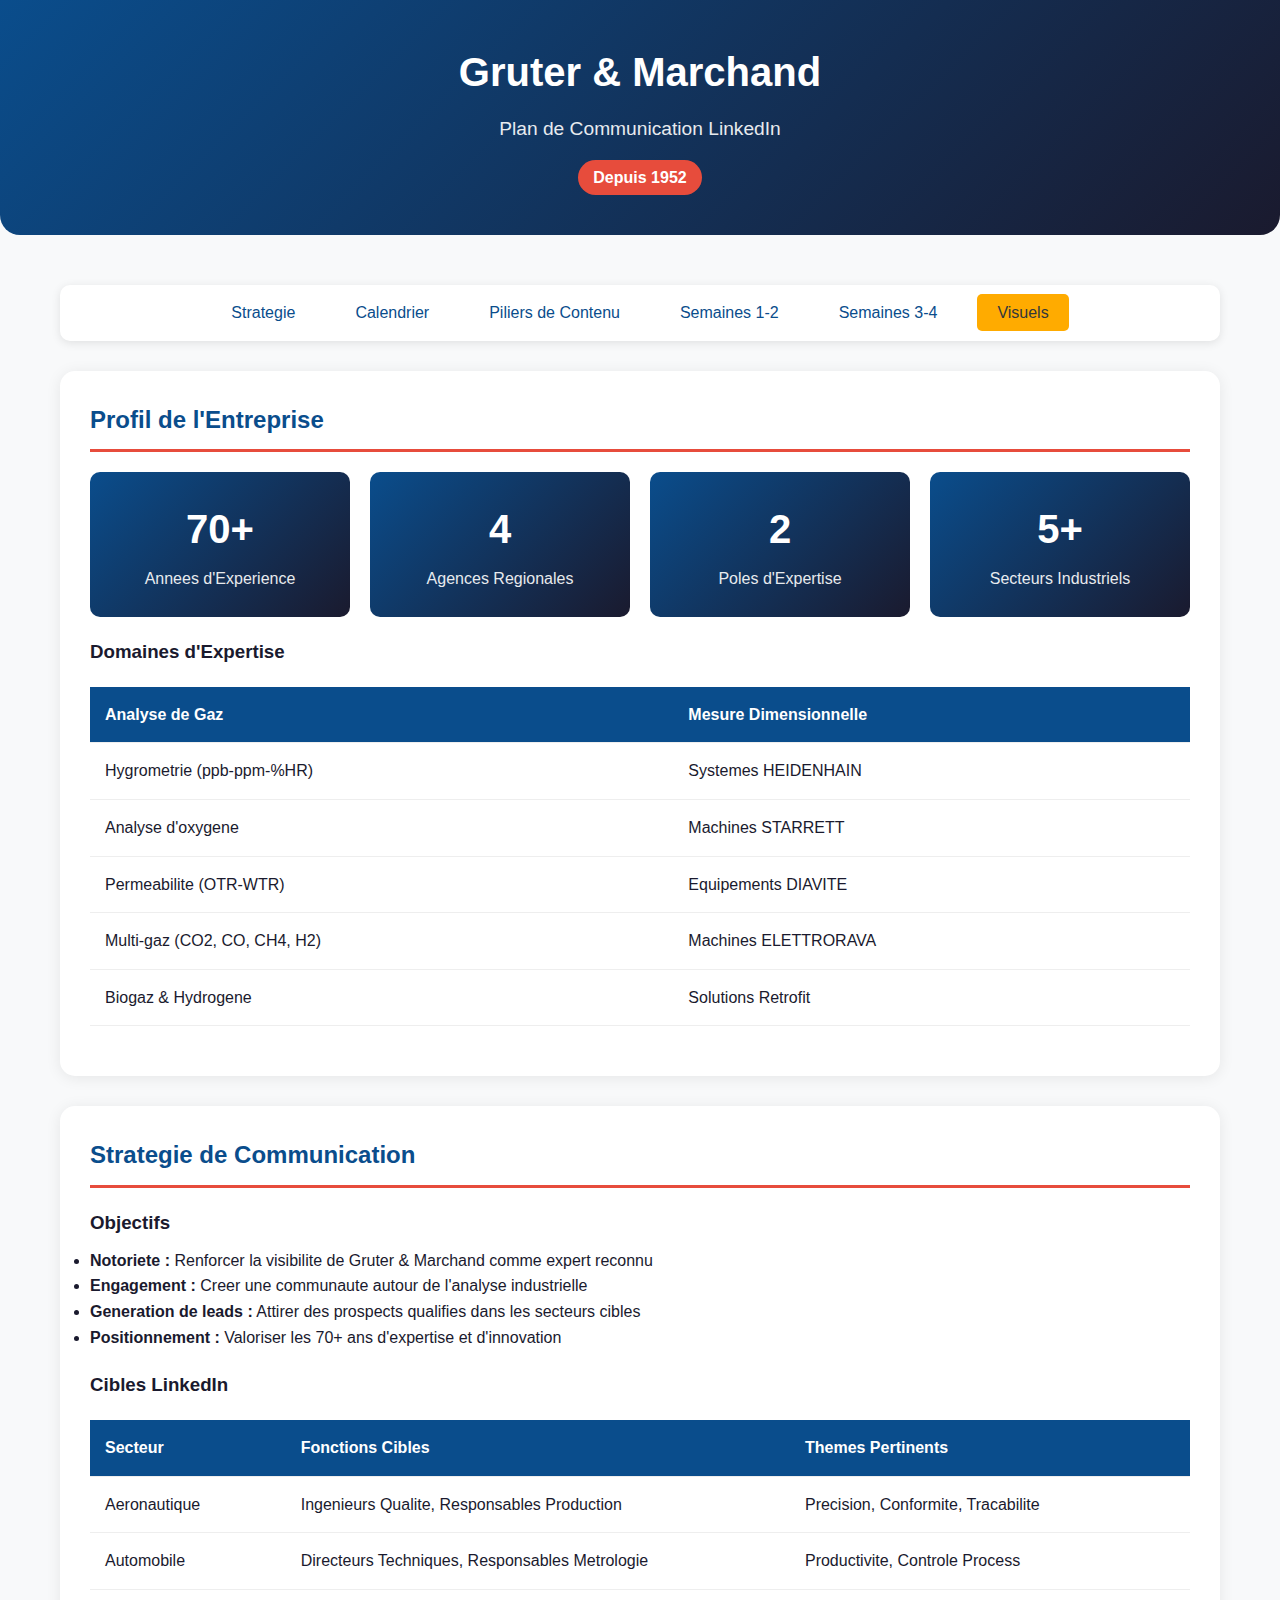
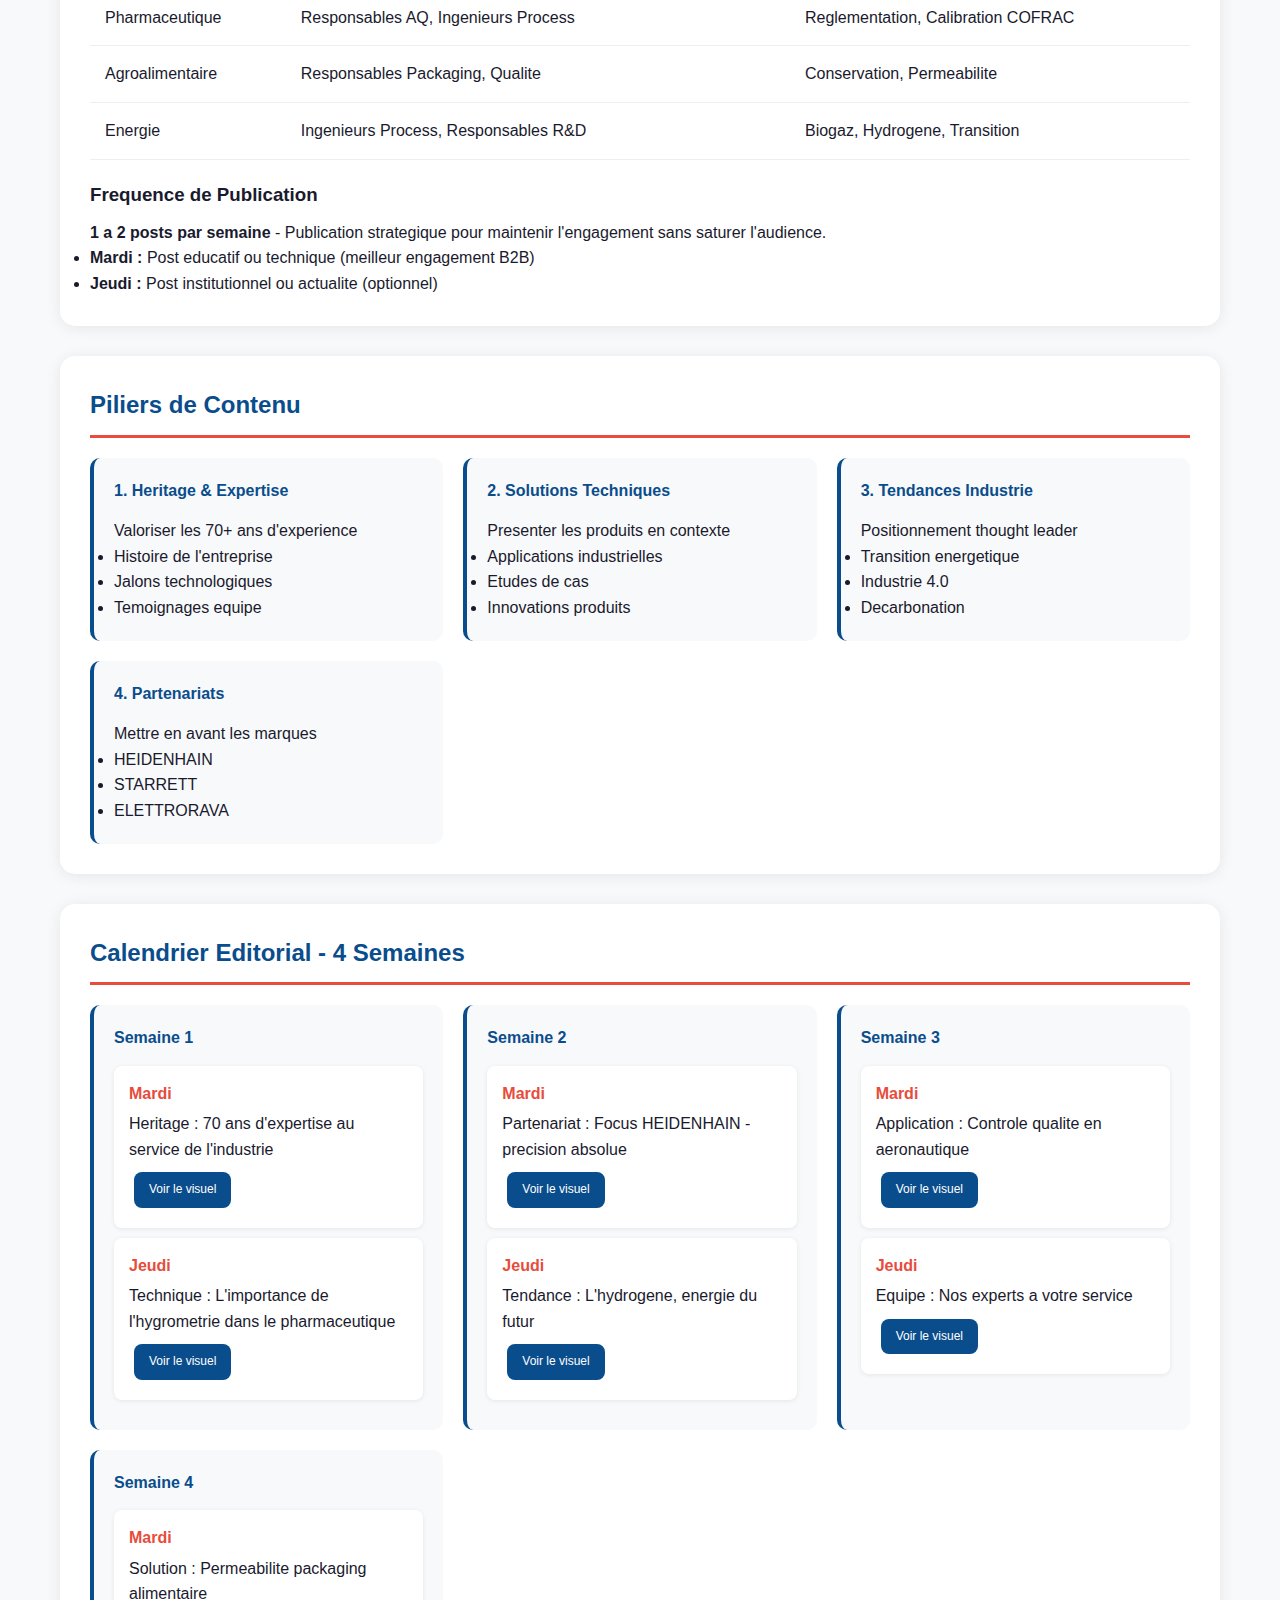
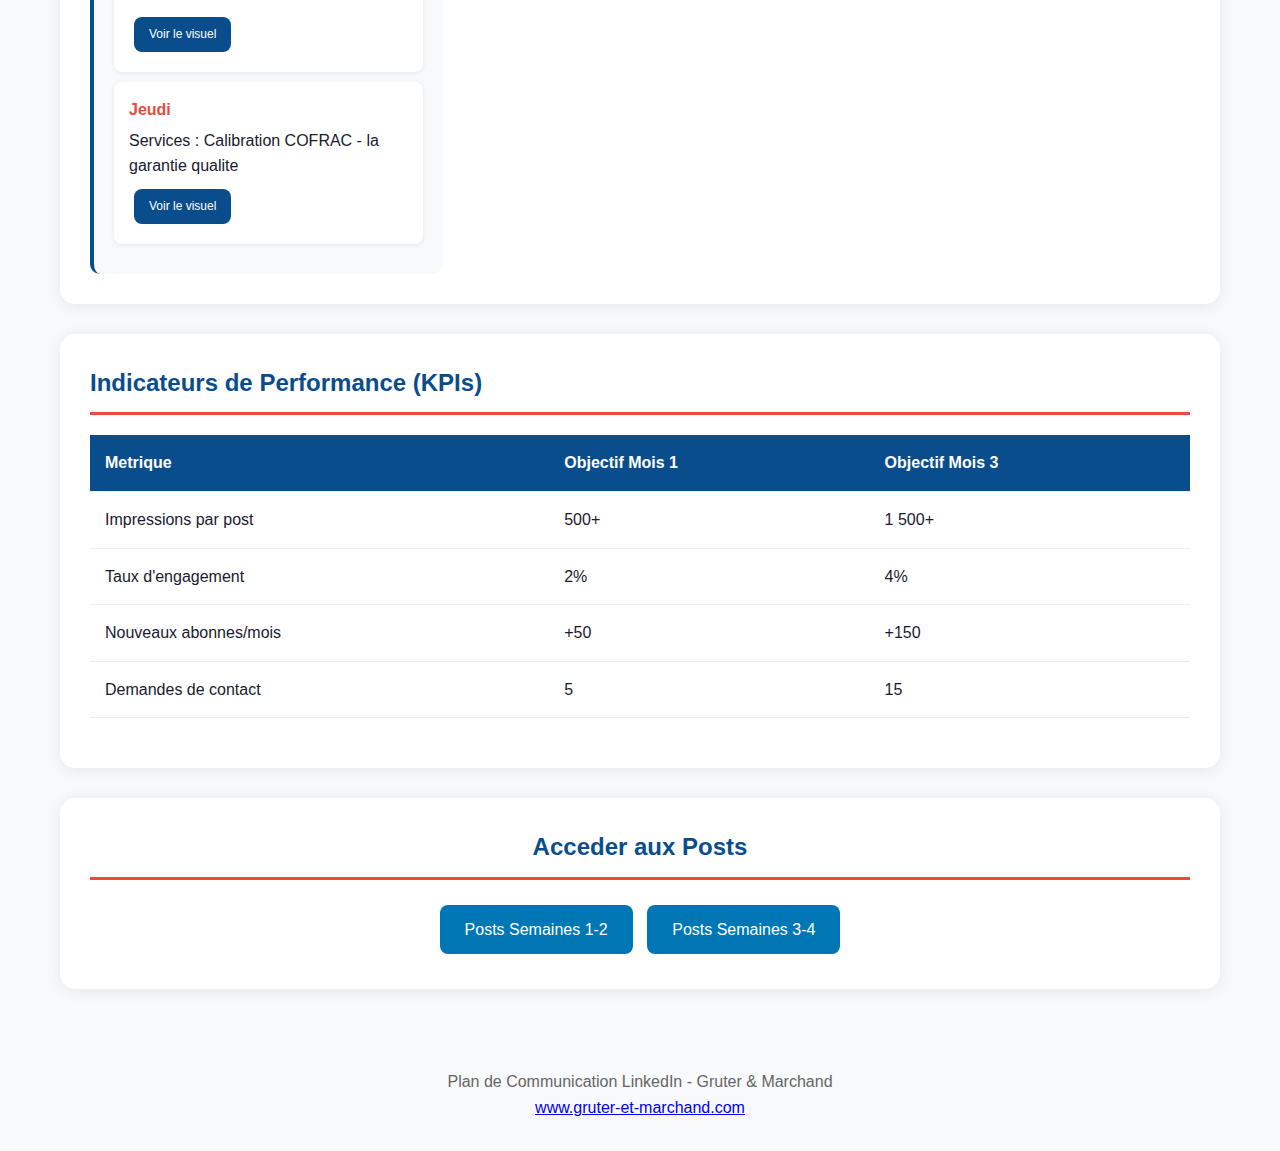
<file: index.html>
<!DOCTYPE html>
<html lang="fr">
<head>
    <meta charset="UTF-8">
    <meta http-equiv="refresh" content="0; url=plan-communication.html">
    <title>Gruter & Marchand - Communication</title>
</head>
<body>
    <p>Redirection vers le <a href="plan-communication.html">Plan de Communication</a>...</p>
</body>
</html>
</file>
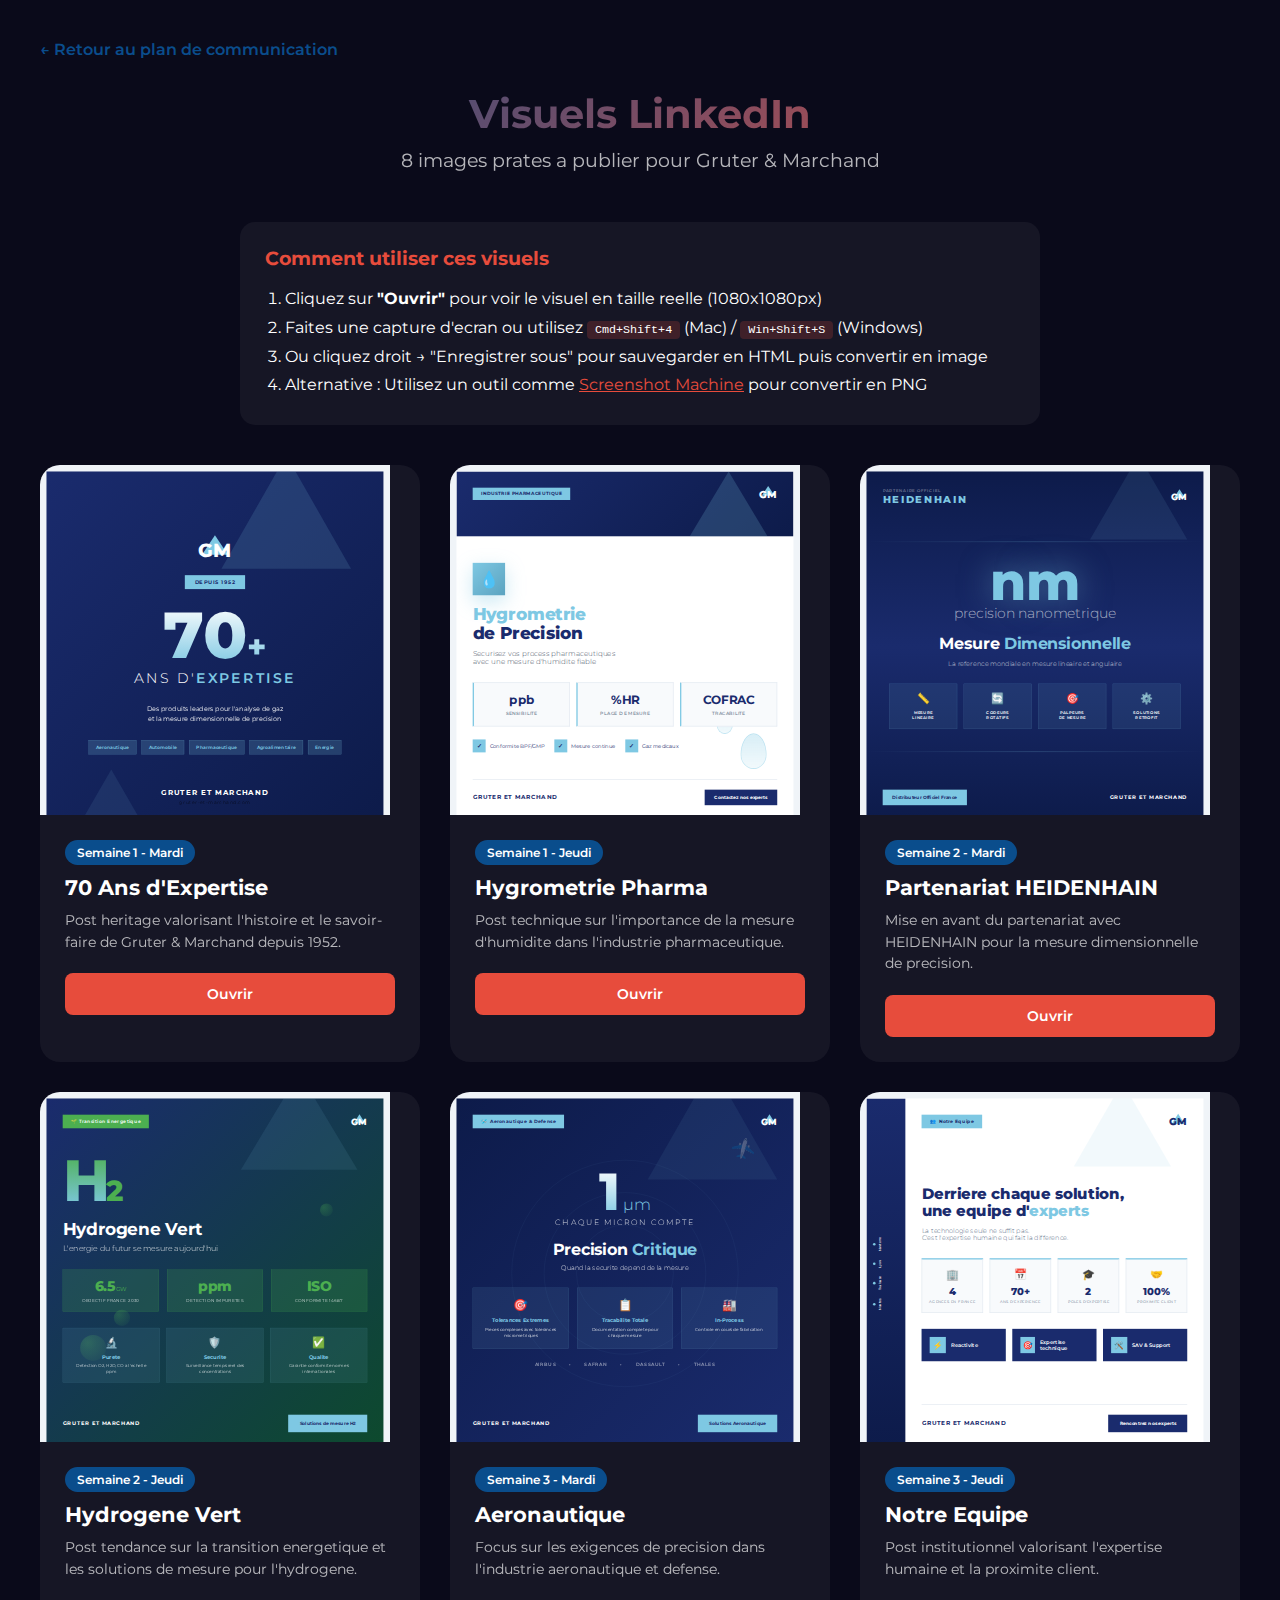
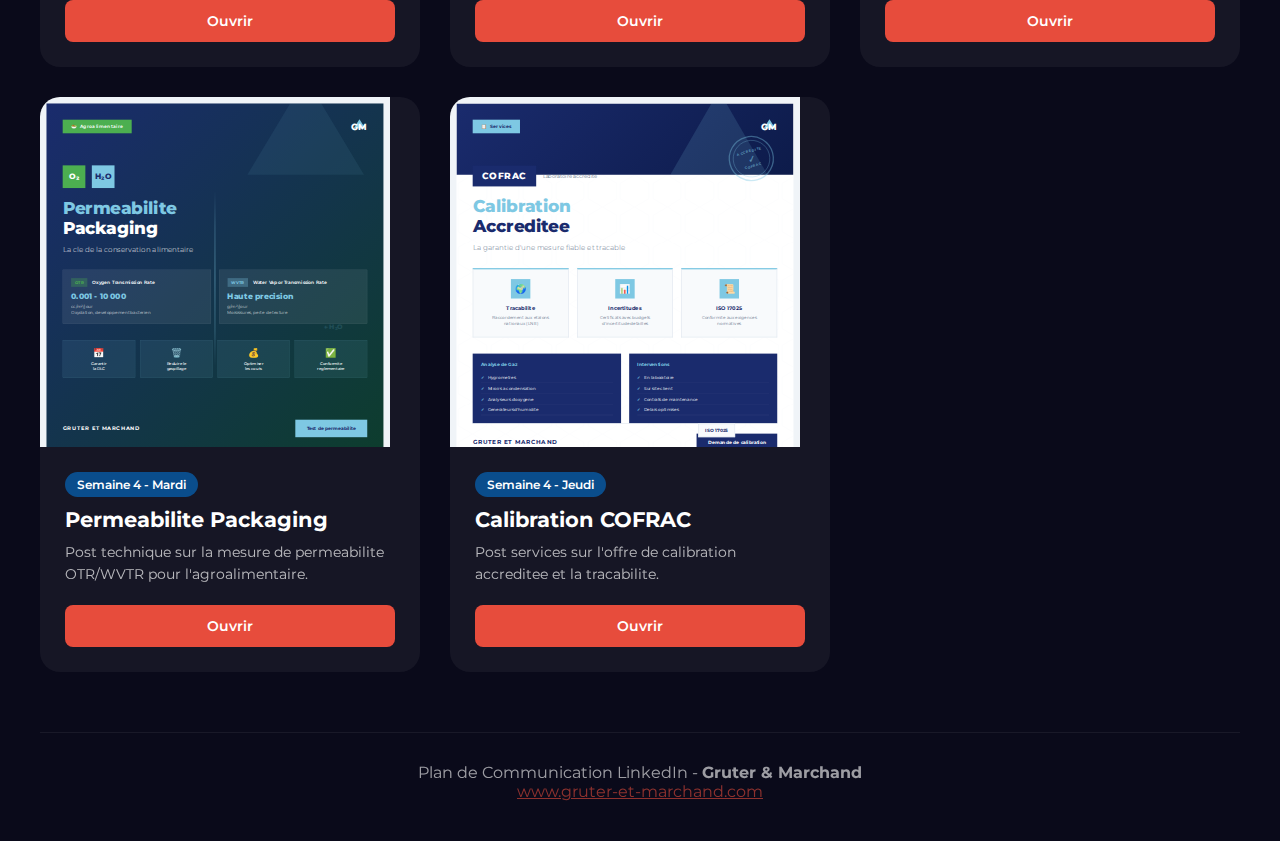
<file: images/index.html>
<!DOCTYPE html>
<html lang="fr">
<head>
    <meta charset="UTF-8">
    <meta name="viewport" content="width=device-width, initial-scale=1.0">
    <title>Visuels LinkedIn - Gruter & Marchand</title>
    <link href="https://fonts.googleapis.com/css2?family=Montserrat:wght@300;400;600;700&display=swap" rel="stylesheet">
    <style>
        * { margin: 0; padding: 0; box-sizing: border-box; }

        body {
            font-family: 'Montserrat', sans-serif;
            background: #0a0a1a;
            color: white;
            min-height: 100vh;
            padding: 40px;
        }

        header {
            text-align: center;
            margin-bottom: 50px;
        }

        h1 {
            font-size: 2.5rem;
            margin-bottom: 10px;
            background: linear-gradient(135deg, #0a4d8c 0%, #e74c3c 100%);
            -webkit-background-clip: text;
            -webkit-text-fill-color: transparent;
        }

        .subtitle {
            font-size: 1.2rem;
            opacity: 0.7;
        }

        .instructions {
            background: rgba(255,255,255,0.05);
            border-radius: 15px;
            padding: 25px;
            margin-bottom: 40px;
            max-width: 800px;
            margin-left: auto;
            margin-right: auto;
        }

        .instructions h3 {
            color: #e74c3c;
            margin-bottom: 15px;
        }

        .instructions ol {
            margin-left: 20px;
            line-height: 1.8;
        }

        .instructions code {
            background: rgba(231, 76, 60, 0.2);
            padding: 2px 8px;
            border-radius: 4px;
            font-size: 0.9em;
        }

        .grid {
            display: grid;
            grid-template-columns: repeat(auto-fit, minmax(350px, 1fr));
            gap: 30px;
            max-width: 1600px;
            margin: 0 auto;
        }

        .card {
            background: rgba(255,255,255,0.05);
            border-radius: 20px;
            overflow: hidden;
            transition: transform 0.3s ease, box-shadow 0.3s ease;
        }

        .card:hover {
            transform: translateY(-10px);
            box-shadow: 0 20px 60px rgba(0,0,0,0.3);
        }

        .card-preview {
            width: 100%;
            height: 350px;
            position: relative;
            overflow: hidden;
        }

        .card-preview iframe {
            width: 1080px;
            height: 1080px;
            border: none;
            transform: scale(0.324);
            transform-origin: top left;
            pointer-events: none;
        }

        .card-info {
            padding: 25px;
        }

        .card-week {
            display: inline-block;
            background: #0a4d8c;
            padding: 5px 12px;
            border-radius: 20px;
            font-size: 12px;
            font-weight: 600;
            margin-bottom: 10px;
        }

        .card-title {
            font-size: 1.3rem;
            margin-bottom: 10px;
        }

        .card-desc {
            font-size: 0.9rem;
            opacity: 0.7;
            margin-bottom: 20px;
            line-height: 1.5;
        }

        .card-actions {
            display: flex;
            gap: 10px;
        }

        .btn {
            flex: 1;
            padding: 12px 20px;
            border-radius: 8px;
            text-decoration: none;
            text-align: center;
            font-weight: 600;
            font-size: 14px;
            transition: all 0.3s ease;
        }

        .btn-primary {
            background: #e74c3c;
            color: white;
        }

        .btn-primary:hover {
            background: #c0392b;
        }

        .btn-secondary {
            background: rgba(255,255,255,0.1);
            color: white;
            border: 1px solid rgba(255,255,255,0.2);
        }

        .btn-secondary:hover {
            background: rgba(255,255,255,0.2);
        }

        footer {
            text-align: center;
            margin-top: 60px;
            padding-top: 30px;
            border-top: 1px solid rgba(255,255,255,0.1);
            opacity: 0.6;
        }

        footer a {
            color: #e74c3c;
        }

        .back-link {
            display: inline-block;
            margin-bottom: 30px;
            color: #0a4d8c;
            text-decoration: none;
            font-weight: 600;
        }

        .back-link:hover {
            color: #e74c3c;
        }
    </style>
</head>
<body>
    <a href="../plan-communication.html" class="back-link">← Retour au plan de communication</a>

    <header>
        <h1>Visuels LinkedIn</h1>
        <p class="subtitle">8 images prates a publier pour Gruter & Marchand</p>
    </header>

    <div class="instructions">
        <h3>Comment utiliser ces visuels</h3>
        <ol>
            <li>Cliquez sur <strong>"Ouvrir"</strong> pour voir le visuel en taille reelle (1080x1080px)</li>
            <li>Faites une capture d'ecran ou utilisez <code>Cmd+Shift+4</code> (Mac) / <code>Win+Shift+S</code> (Windows)</li>
            <li>Ou cliquez droit → "Enregistrer sous" pour sauvegarder en HTML puis convertir en image</li>
            <li>Alternative : Utilisez un outil comme <a href="https://www.screenshotmachine.com" target="_blank" style="color: #e74c3c;">Screenshot Machine</a> pour convertir en PNG</li>
        </ol>
    </div>

    <div class="grid">
        <!-- Post 1 -->
        <div class="card">
            <div class="card-preview">
                <iframe src="01-heritage-70ans.html"></iframe>
            </div>
            <div class="card-info">
                <span class="card-week">Semaine 1 - Mardi</span>
                <h3 class="card-title">70 Ans d'Expertise</h3>
                <p class="card-desc">Post heritage valorisant l'histoire et le savoir-faire de Gruter & Marchand depuis 1952.</p>
                <div class="card-actions">
                    <a href="01-heritage-70ans.html" target="_blank" class="btn btn-primary">Ouvrir</a>
                </div>
            </div>
        </div>

        <!-- Post 2 -->
        <div class="card">
            <div class="card-preview">
                <iframe src="02-hygrometrie-pharma.html"></iframe>
            </div>
            <div class="card-info">
                <span class="card-week">Semaine 1 - Jeudi</span>
                <h3 class="card-title">Hygrometrie Pharma</h3>
                <p class="card-desc">Post technique sur l'importance de la mesure d'humidite dans l'industrie pharmaceutique.</p>
                <div class="card-actions">
                    <a href="02-hygrometrie-pharma.html" target="_blank" class="btn btn-primary">Ouvrir</a>
                </div>
            </div>
        </div>

        <!-- Post 3 -->
        <div class="card">
            <div class="card-preview">
                <iframe src="03-heidenhain-precision.html"></iframe>
            </div>
            <div class="card-info">
                <span class="card-week">Semaine 2 - Mardi</span>
                <h3 class="card-title">Partenariat HEIDENHAIN</h3>
                <p class="card-desc">Mise en avant du partenariat avec HEIDENHAIN pour la mesure dimensionnelle de precision.</p>
                <div class="card-actions">
                    <a href="03-heidenhain-precision.html" target="_blank" class="btn btn-primary">Ouvrir</a>
                </div>
            </div>
        </div>

        <!-- Post 4 -->
        <div class="card">
            <div class="card-preview">
                <iframe src="04-hydrogene-vert.html"></iframe>
            </div>
            <div class="card-info">
                <span class="card-week">Semaine 2 - Jeudi</span>
                <h3 class="card-title">Hydrogene Vert</h3>
                <p class="card-desc">Post tendance sur la transition energetique et les solutions de mesure pour l'hydrogene.</p>
                <div class="card-actions">
                    <a href="04-hydrogene-vert.html" target="_blank" class="btn btn-primary">Ouvrir</a>
                </div>
            </div>
        </div>

        <!-- Post 5 -->
        <div class="card">
            <div class="card-preview">
                <iframe src="05-aeronautique.html"></iframe>
            </div>
            <div class="card-info">
                <span class="card-week">Semaine 3 - Mardi</span>
                <h3 class="card-title">Aeronautique</h3>
                <p class="card-desc">Focus sur les exigences de precision dans l'industrie aeronautique et defense.</p>
                <div class="card-actions">
                    <a href="05-aeronautique.html" target="_blank" class="btn btn-primary">Ouvrir</a>
                </div>
            </div>
        </div>

        <!-- Post 6 -->
        <div class="card">
            <div class="card-preview">
                <iframe src="06-equipe-experts.html"></iframe>
            </div>
            <div class="card-info">
                <span class="card-week">Semaine 3 - Jeudi</span>
                <h3 class="card-title">Notre Equipe</h3>
                <p class="card-desc">Post institutionnel valorisant l'expertise humaine et la proximite client.</p>
                <div class="card-actions">
                    <a href="06-equipe-experts.html" target="_blank" class="btn btn-primary">Ouvrir</a>
                </div>
            </div>
        </div>

        <!-- Post 7 -->
        <div class="card">
            <div class="card-preview">
                <iframe src="07-packaging-permeabilite.html"></iframe>
            </div>
            <div class="card-info">
                <span class="card-week">Semaine 4 - Mardi</span>
                <h3 class="card-title">Permeabilite Packaging</h3>
                <p class="card-desc">Post technique sur la mesure de permeabilite OTR/WVTR pour l'agroalimentaire.</p>
                <div class="card-actions">
                    <a href="07-packaging-permeabilite.html" target="_blank" class="btn btn-primary">Ouvrir</a>
                </div>
            </div>
        </div>

        <!-- Post 8 -->
        <div class="card">
            <div class="card-preview">
                <iframe src="08-cofrac-calibration.html"></iframe>
            </div>
            <div class="card-info">
                <span class="card-week">Semaine 4 - Jeudi</span>
                <h3 class="card-title">Calibration COFRAC</h3>
                <p class="card-desc">Post services sur l'offre de calibration accreditee et la tracabilite.</p>
                <div class="card-actions">
                    <a href="08-cofrac-calibration.html" target="_blank" class="btn btn-primary">Ouvrir</a>
                </div>
            </div>
        </div>
    </div>

    <footer>
        <p>Plan de Communication LinkedIn - <strong>Gruter & Marchand</strong></p>
        <p><a href="https://gruter-et-marchand.com" target="_blank">www.gruter-et-marchand.com</a></p>
    </footer>
</body>
</html>
</file>
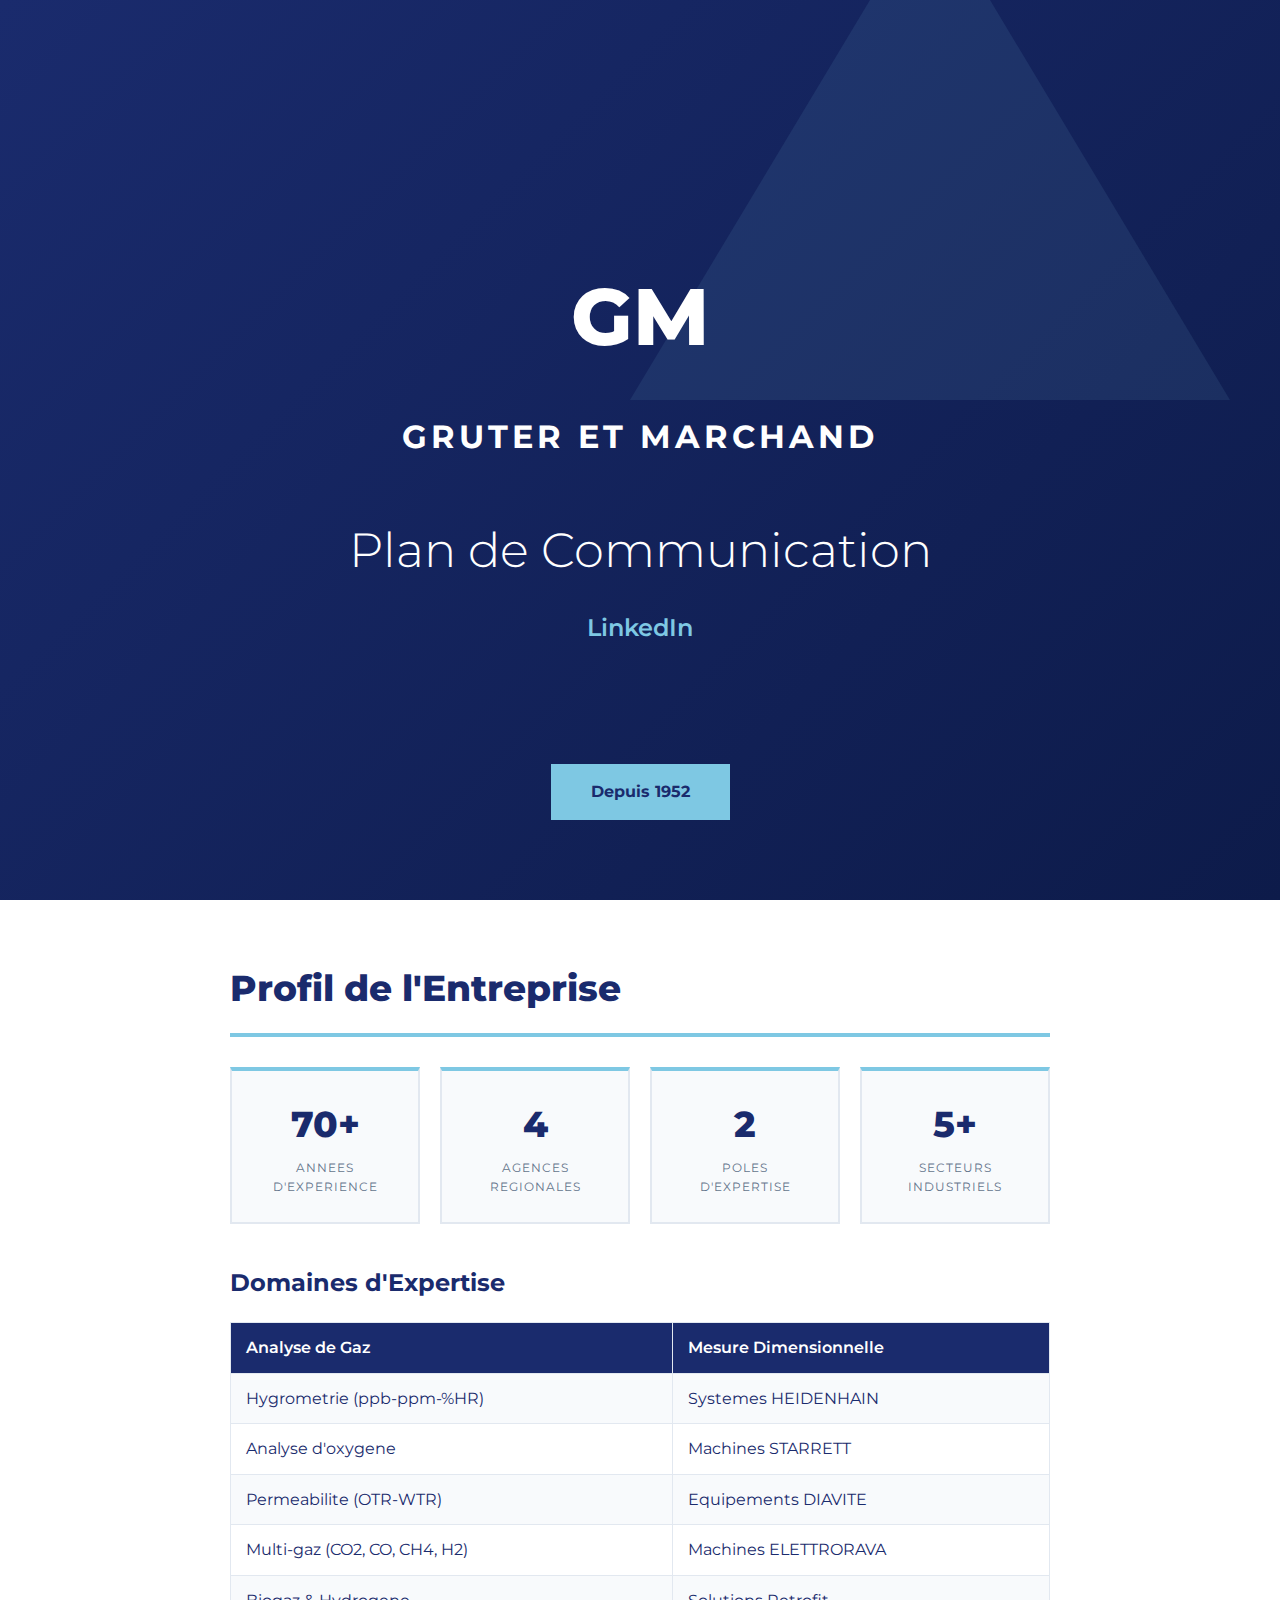
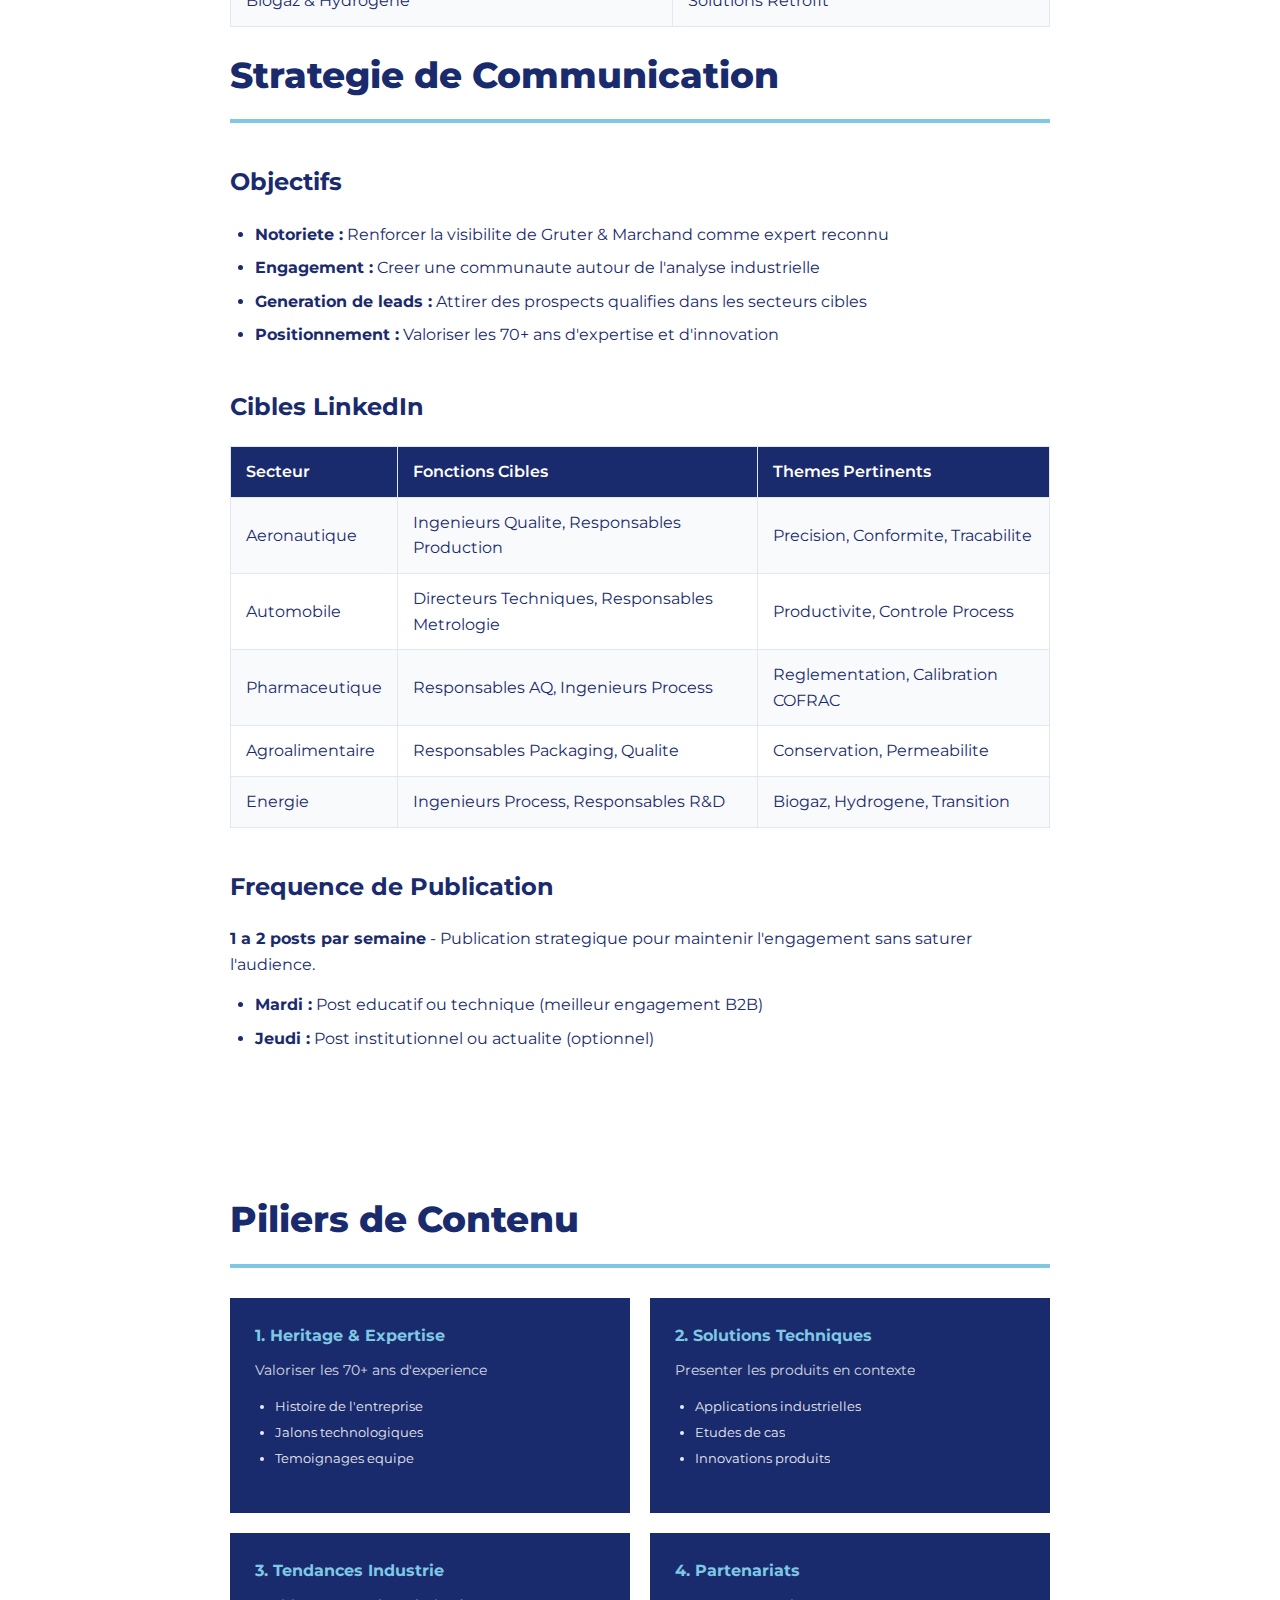
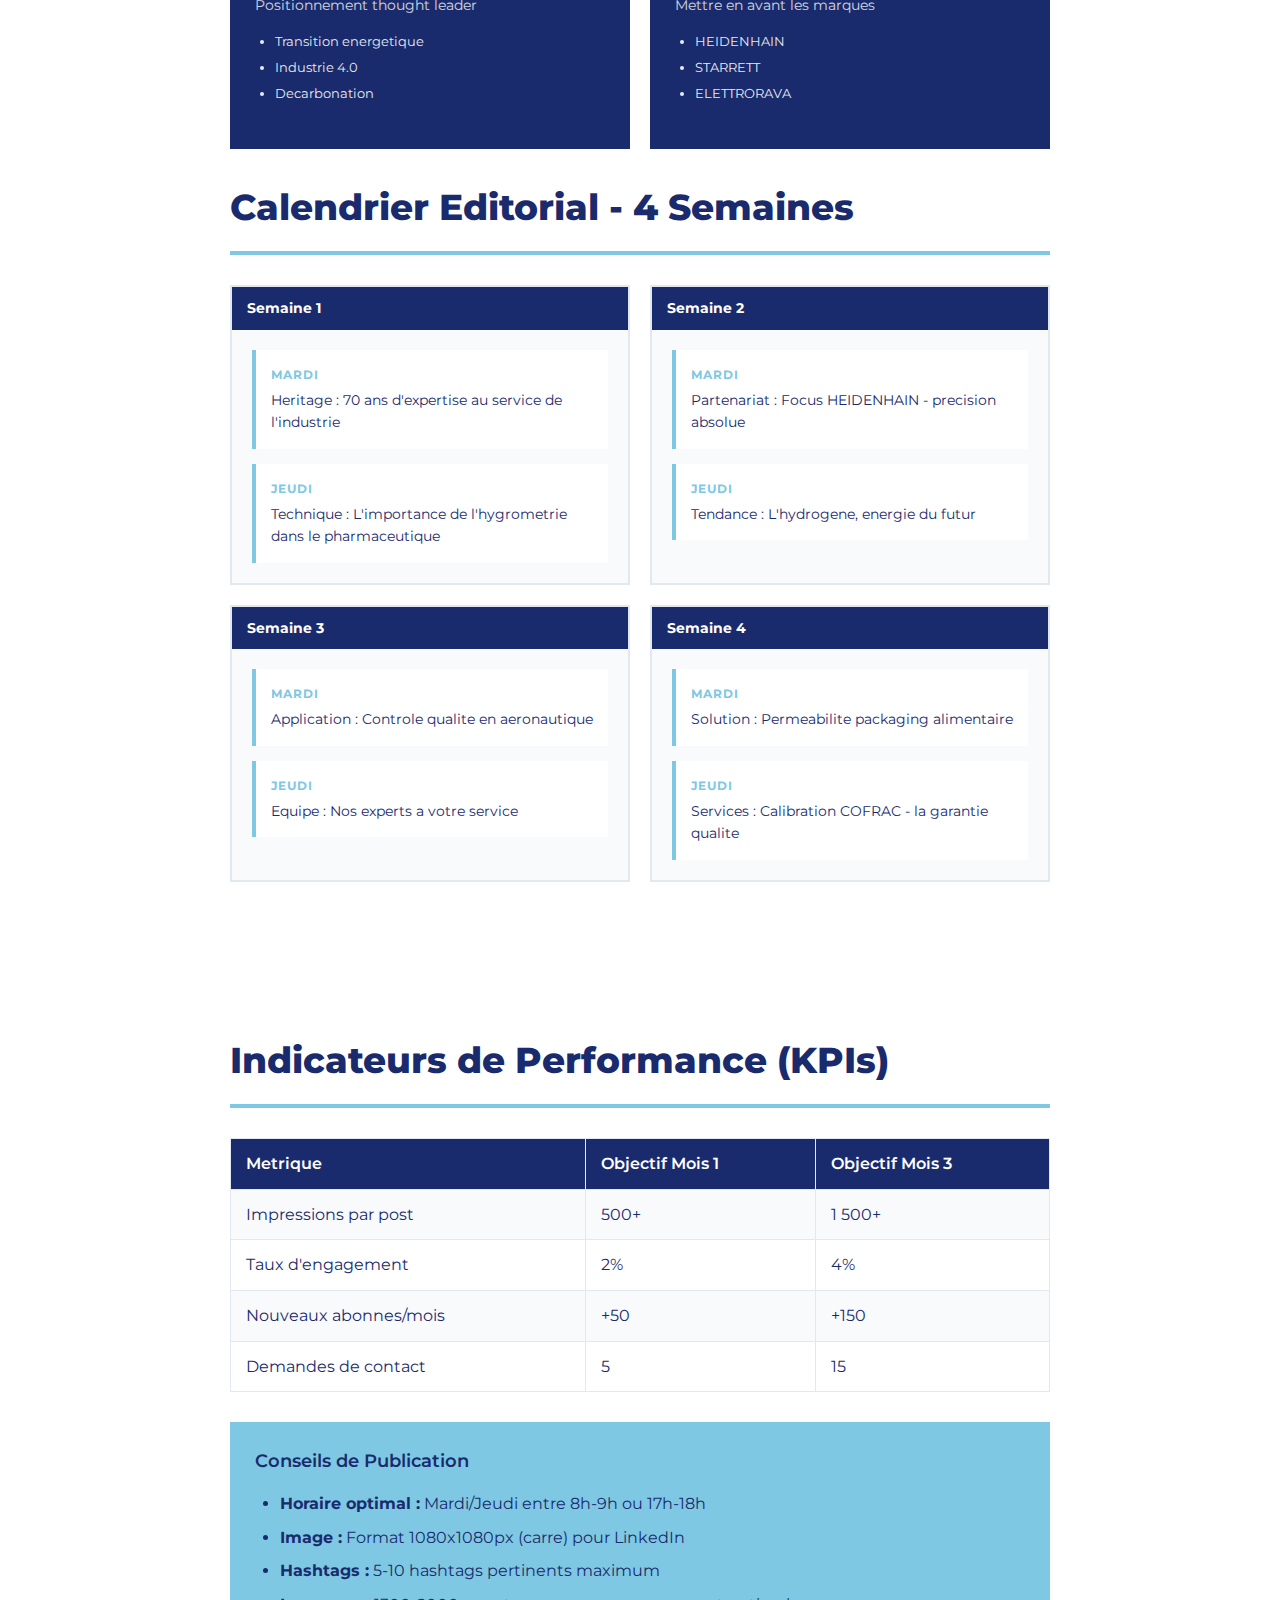
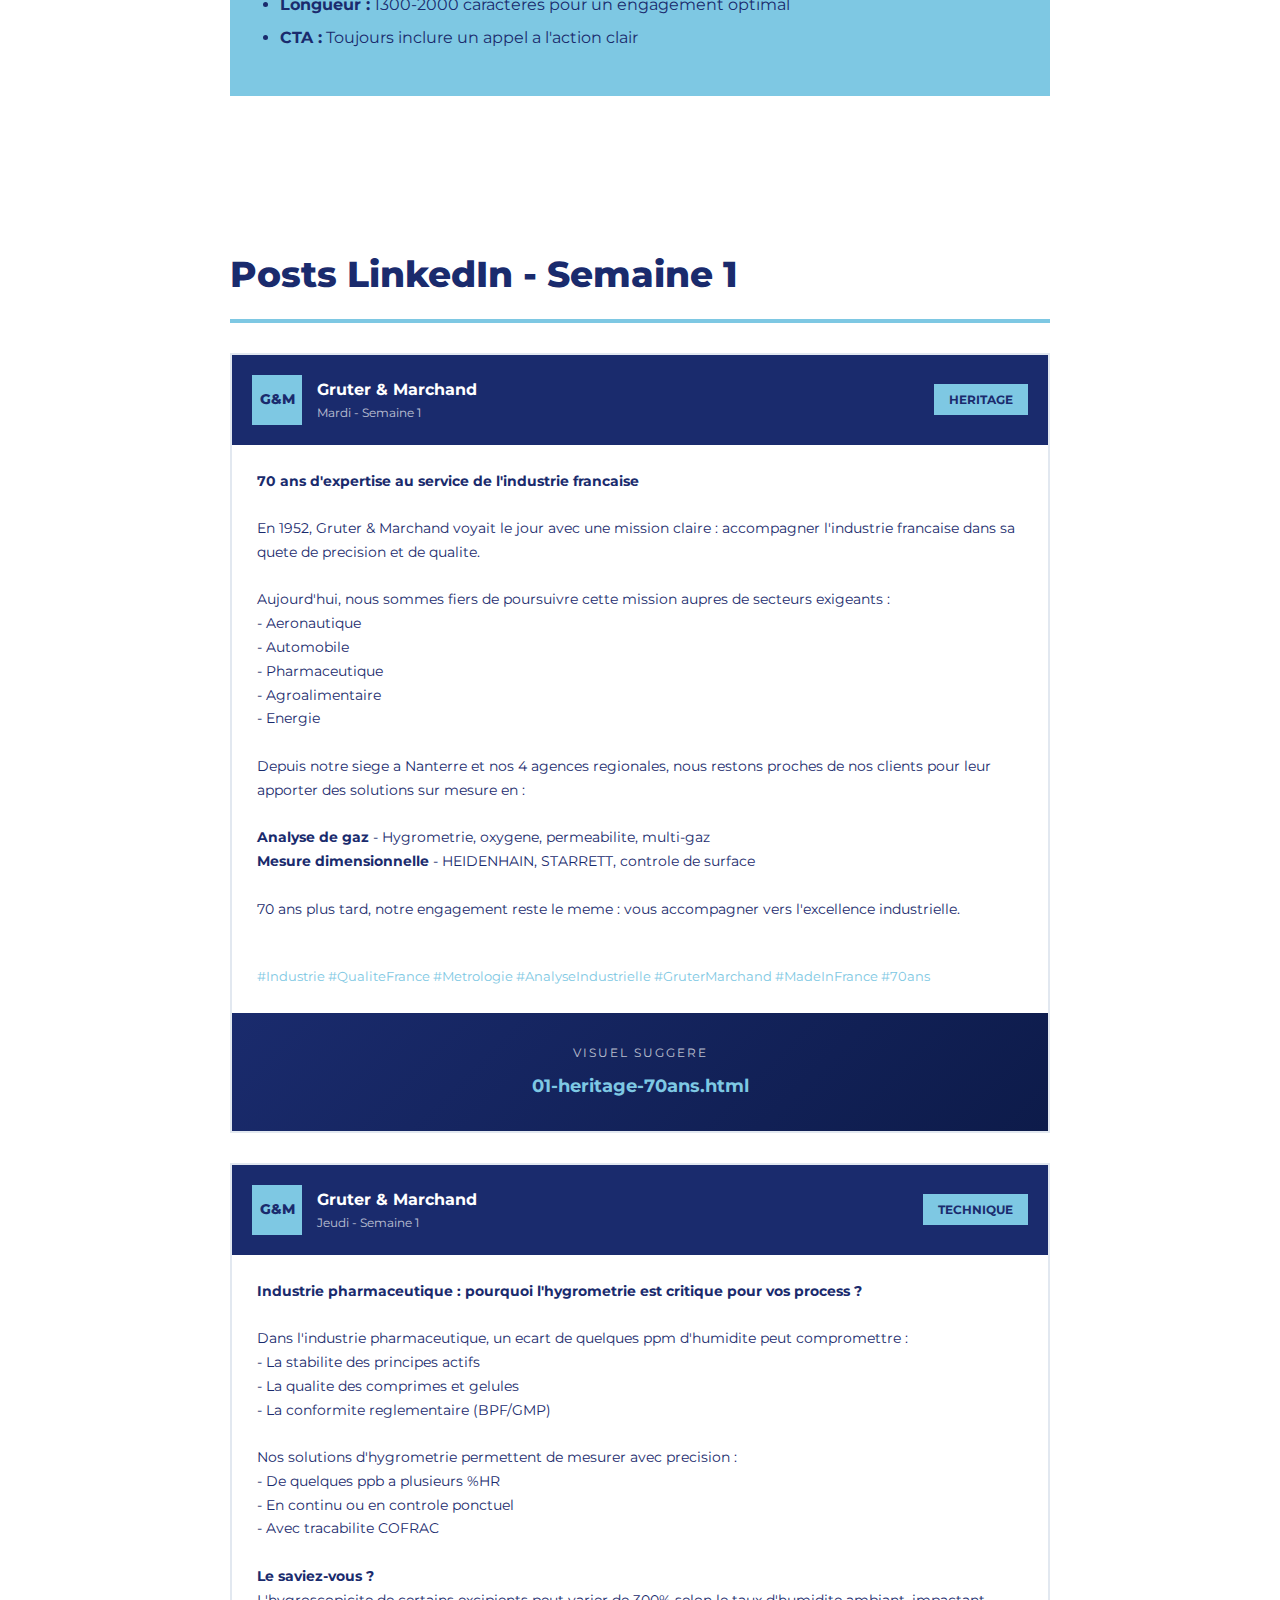
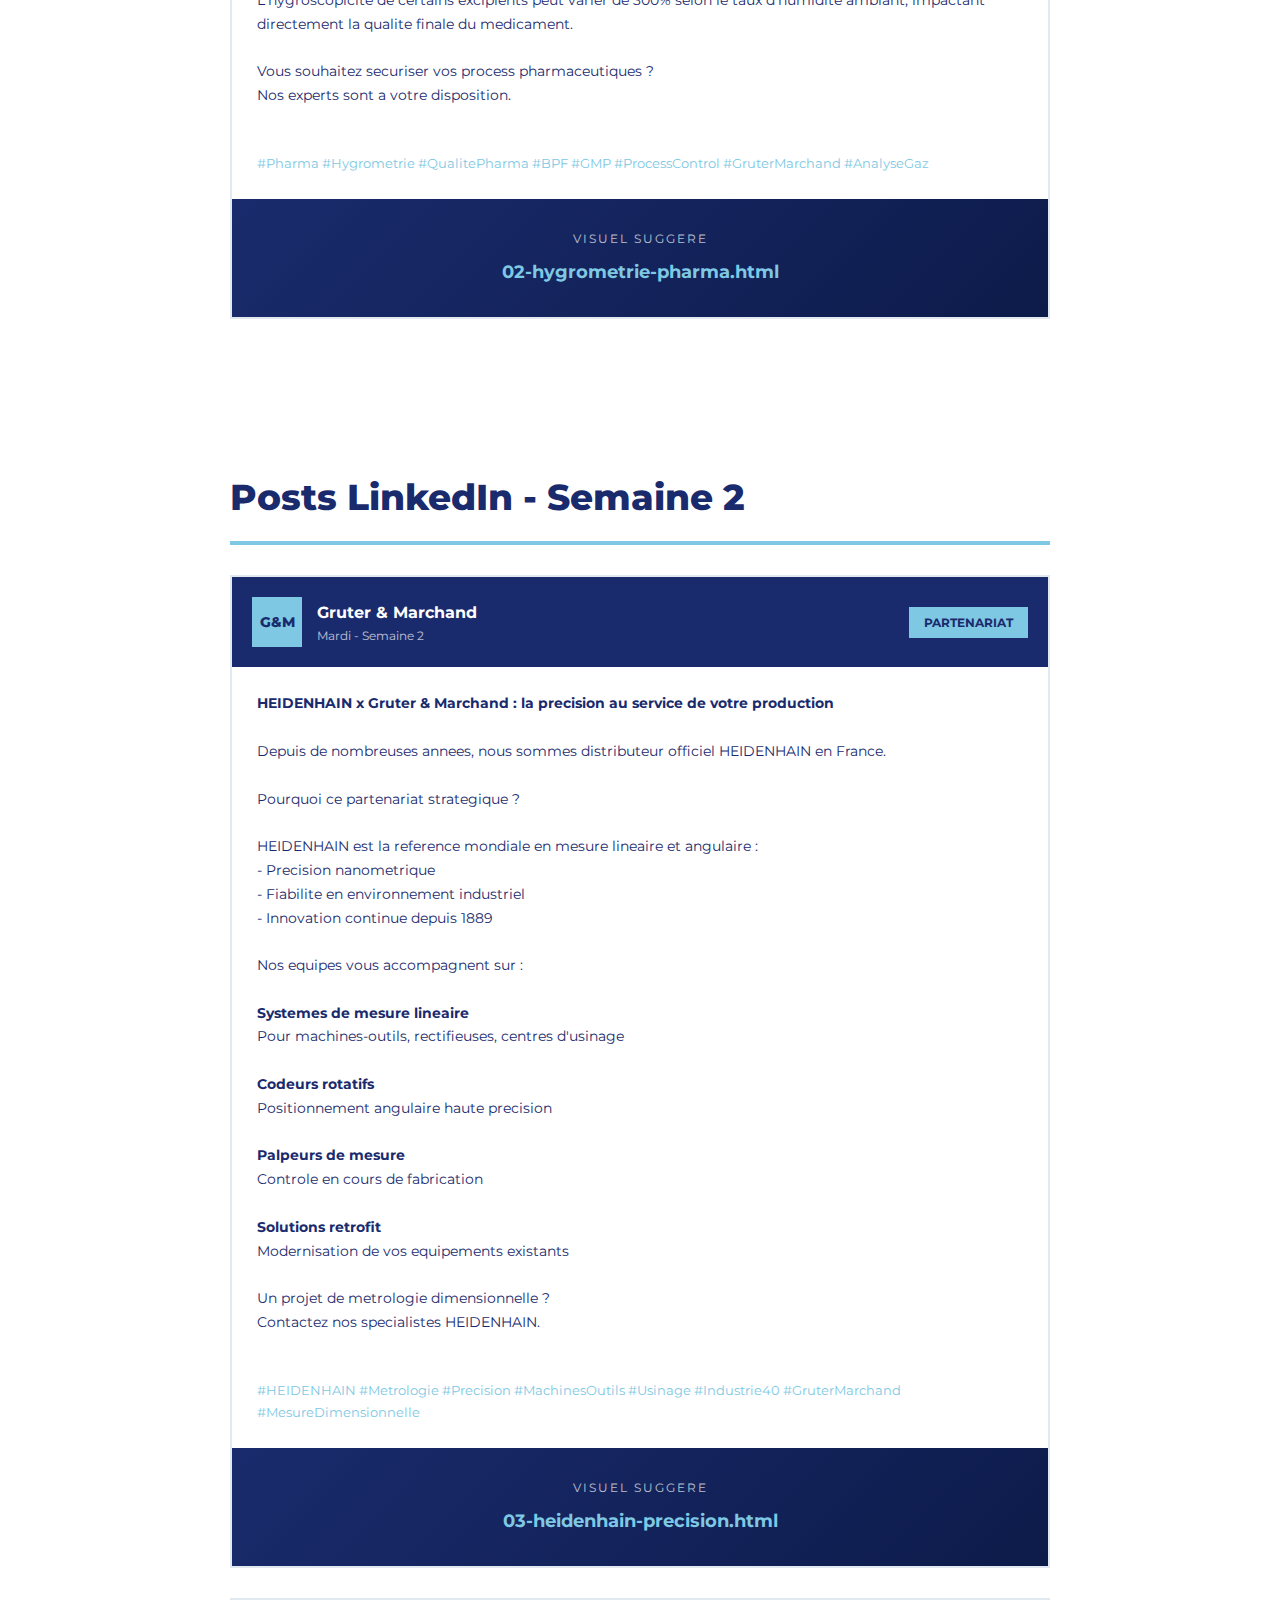
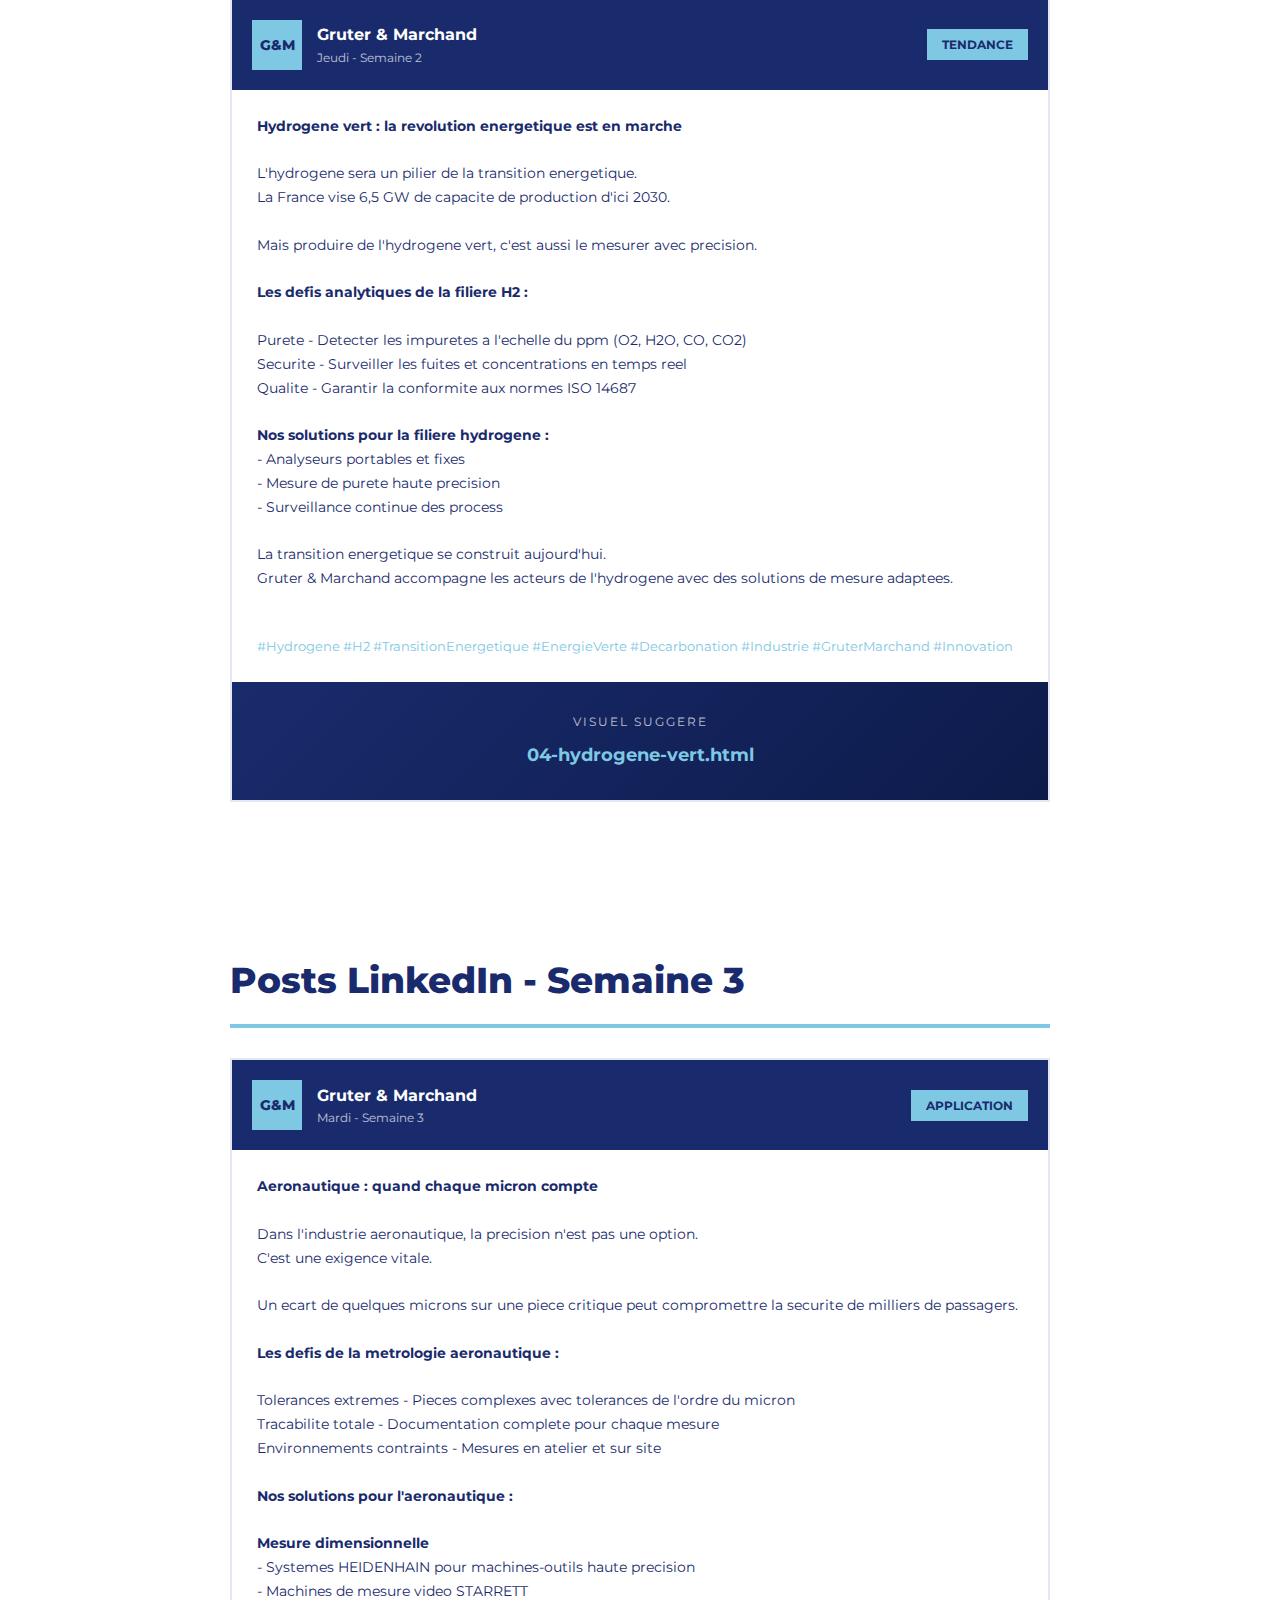
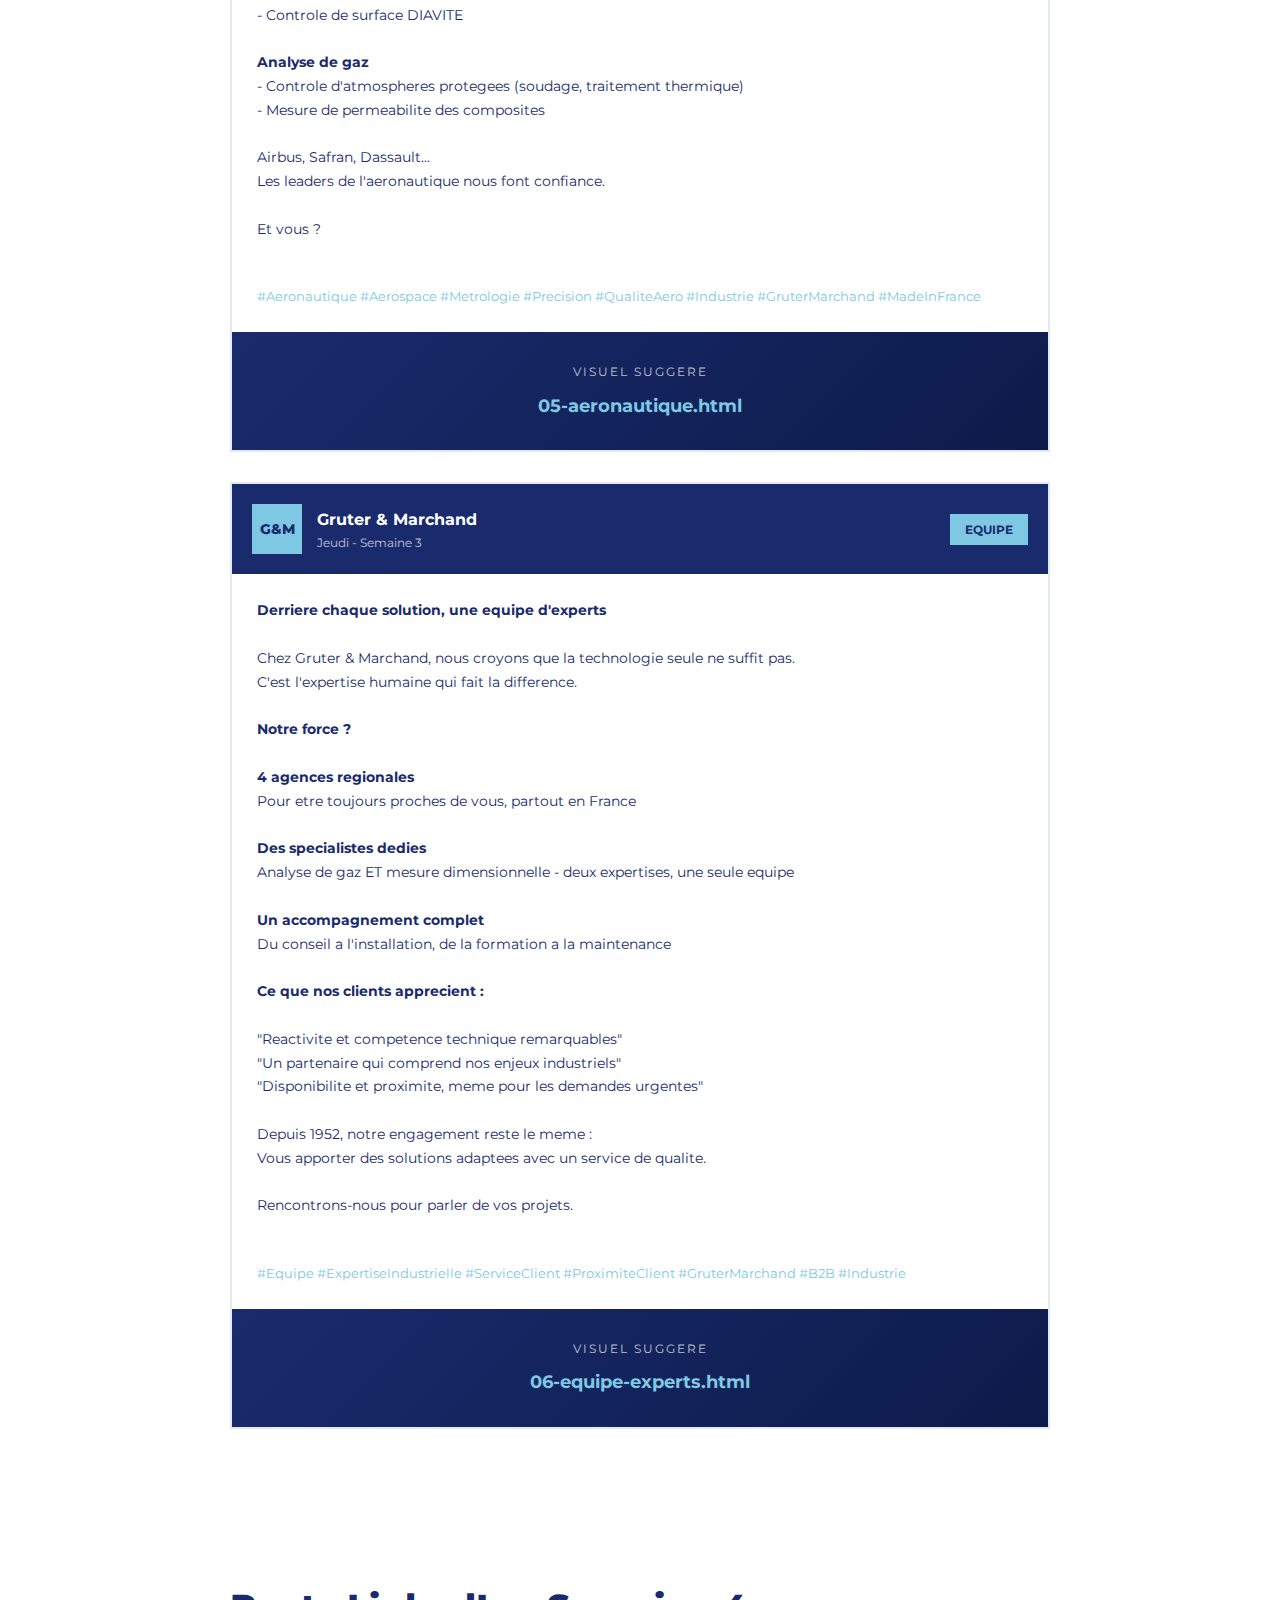
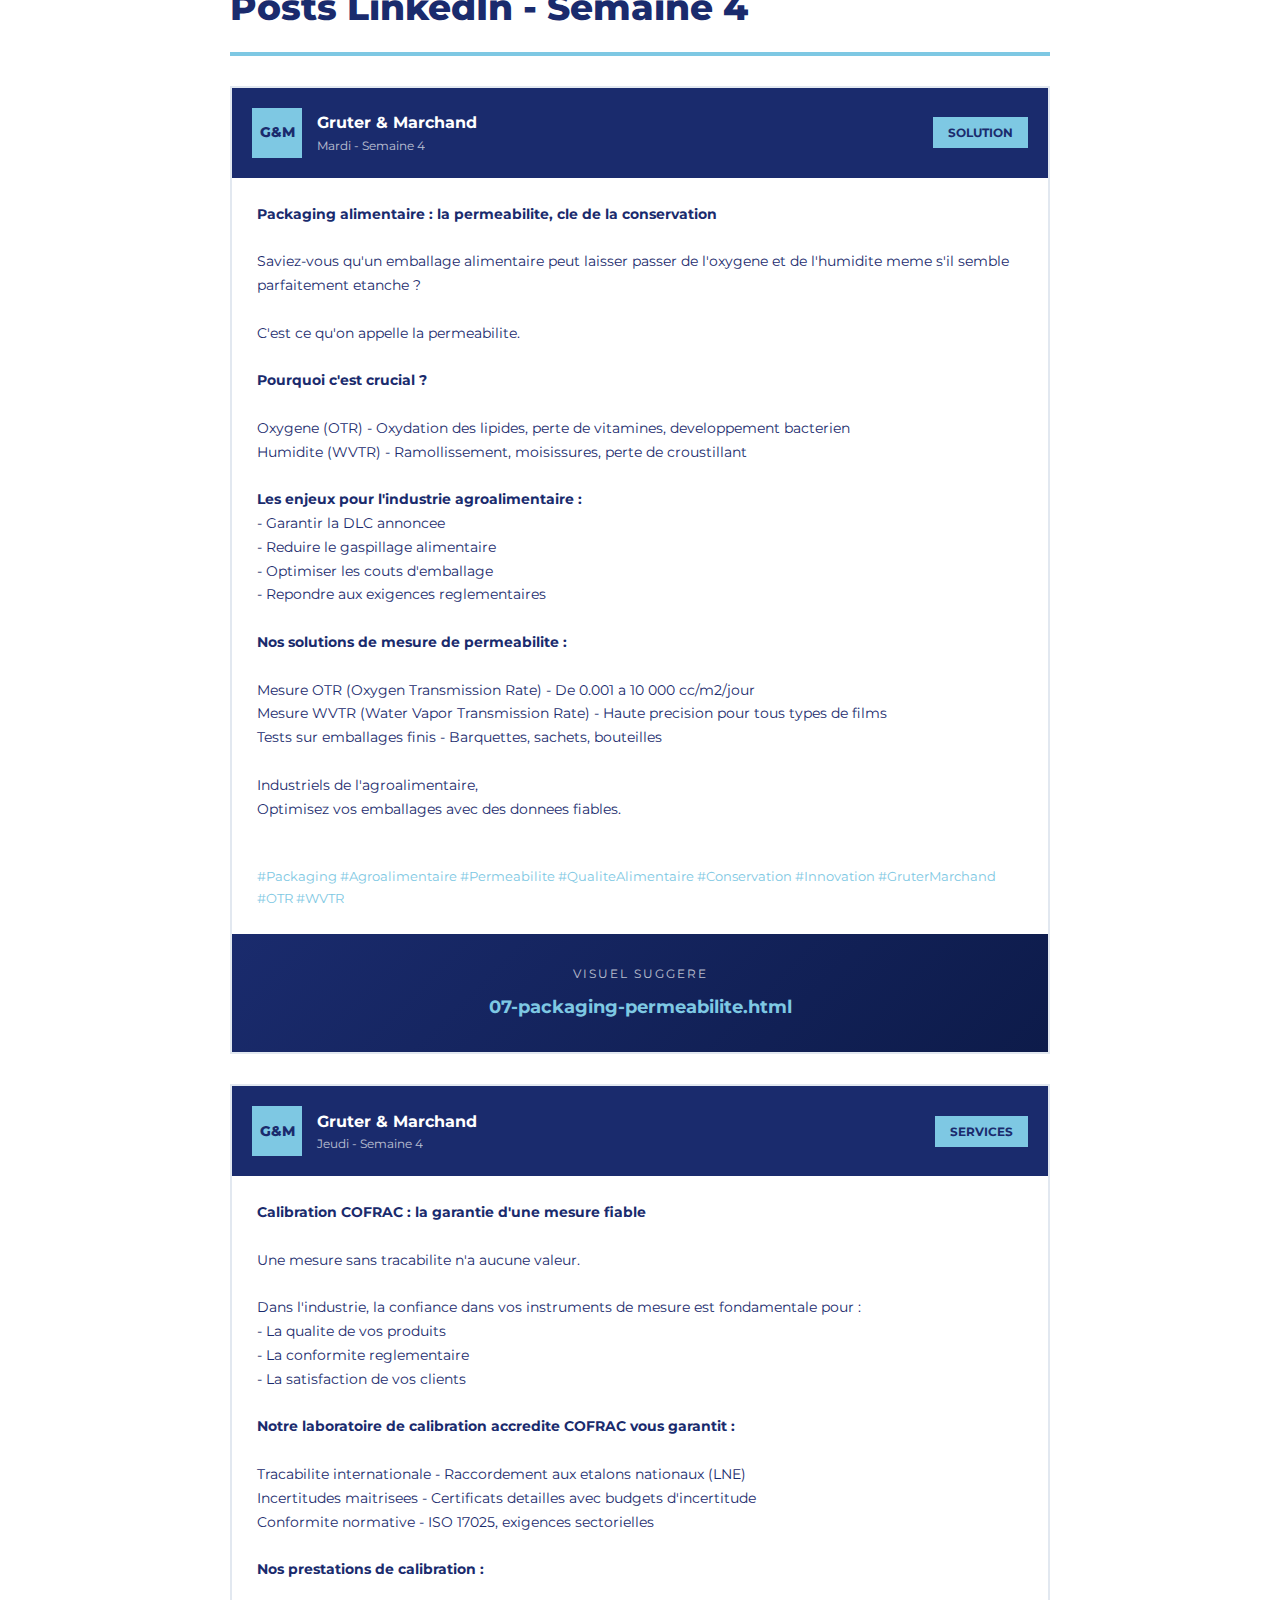
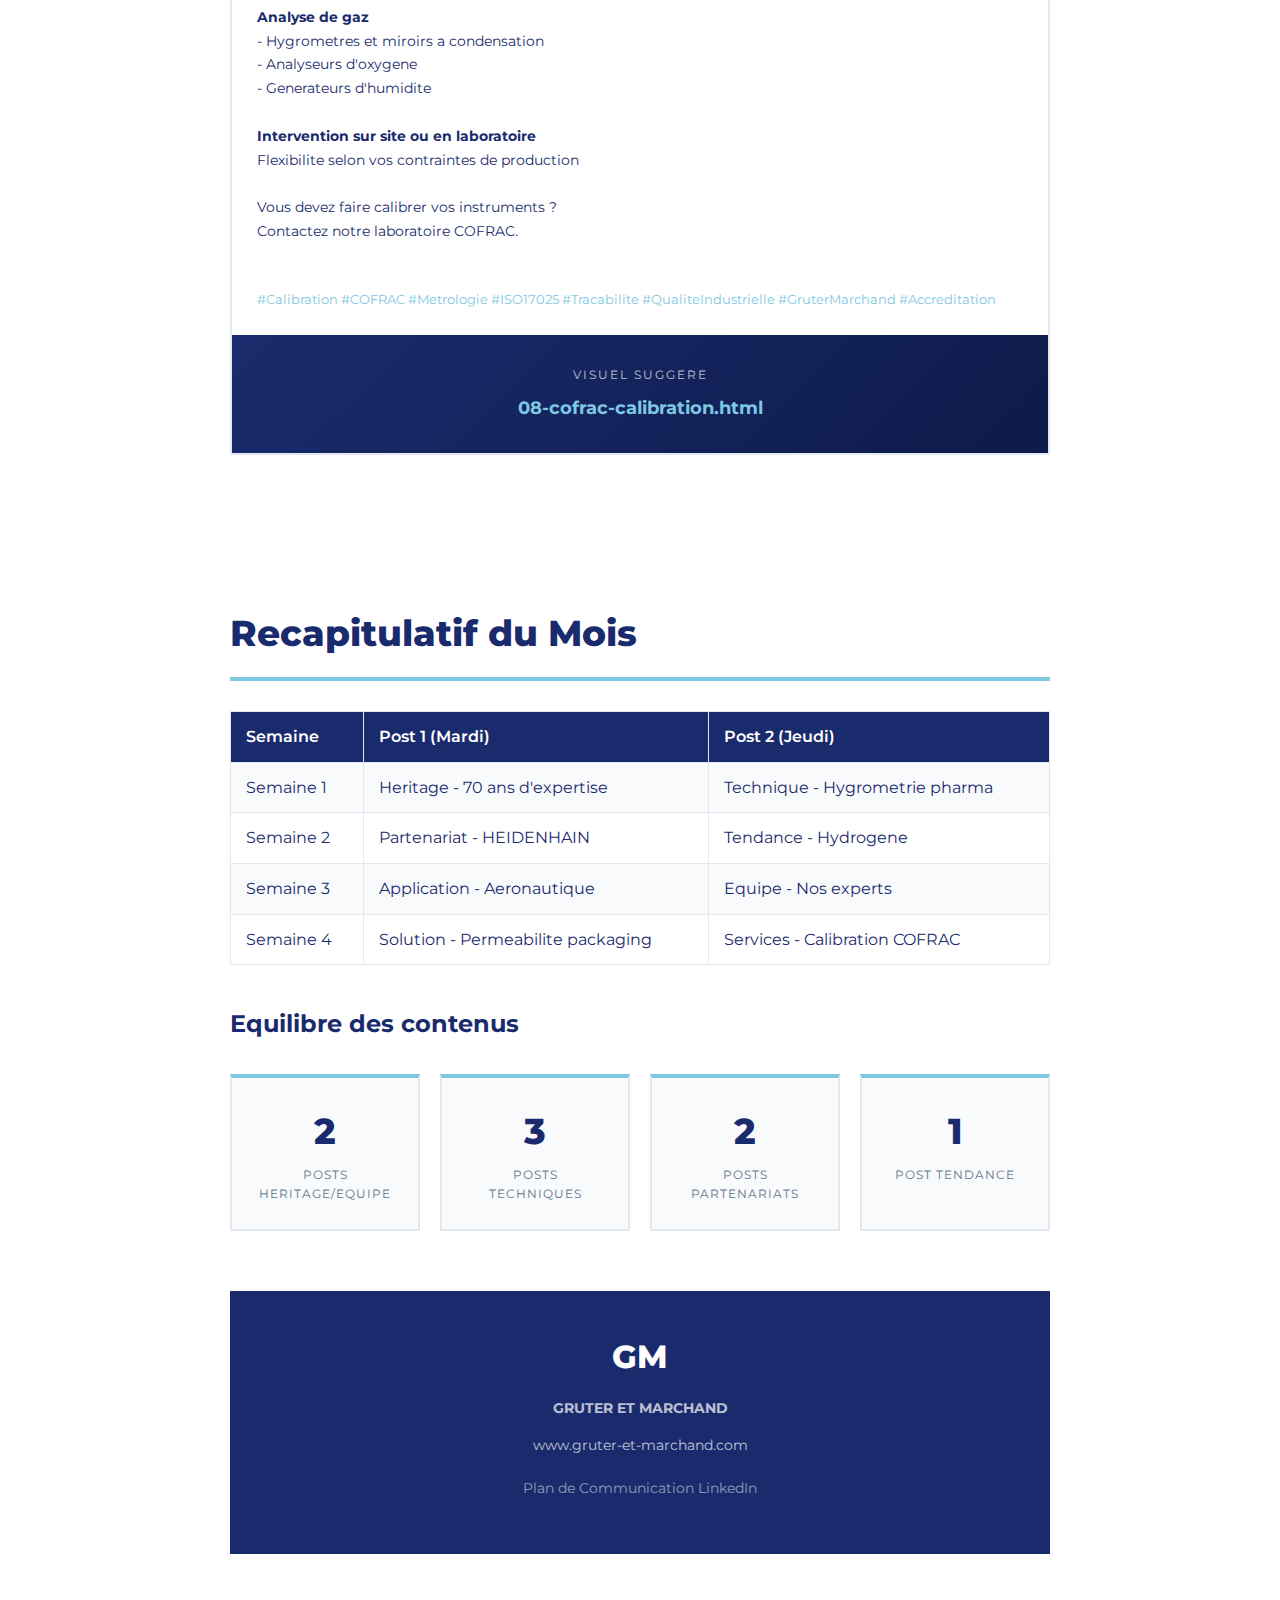
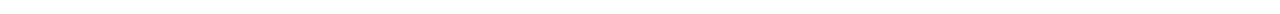
<file: plan-communication-pdf.html>
<!DOCTYPE html>
<html lang="fr">
<head>
    <meta charset="UTF-8">
    <title>Plan de Communication LinkedIn - Gruter & Marchand</title>
    <link href="https://fonts.googleapis.com/css2?family=Montserrat:wght@300;400;600;700;800&display=swap" rel="stylesheet">
    <style>
        * { margin: 0; padding: 0; box-sizing: border-box; }

        body {
            font-family: 'Montserrat', -apple-system, sans-serif;
            line-height: 1.6;
            color: #1a2b6d;
            background: white;
        }

        @media print {
            body { -webkit-print-color-adjust: exact; print-color-adjust: exact; }
            .page-break { page-break-before: always; }
            .no-break { page-break-inside: avoid; }
        }

        .cover {
            height: 100vh;
            background: linear-gradient(135deg, #1a2b6d 0%, #0d1b4a 100%);
            display: flex;
            flex-direction: column;
            justify-content: center;
            align-items: center;
            text-align: center;
            color: white;
            position: relative;
            overflow: hidden;
        }

        .cover::before {
            content: '';
            position: absolute;
            width: 0;
            height: 0;
            border-style: solid;
            border-width: 0 300px 500px 300px;
            border-color: transparent transparent rgba(126, 200, 227, 0.1) transparent;
            top: -100px;
            right: 50px;
        }

        .cover-logo {
            font-size: 80px;
            font-weight: 800;
            position: relative;
            margin-bottom: 30px;
        }

        .cover-logo::before {
            content: '';
            position: absolute;
            top: -15px;
            left: 50%;
            transform: translateX(-50%);
            width: 0;
            height: 0;
            border-left: 50px solid transparent;
            border-right: 50px solid transparent;
            border-bottom: 80px solid #7ec8e3;
            z-index: -1;
        }

        .cover-company {
            font-size: 32px;
            font-weight: 700;
            letter-spacing: 4px;
            margin-bottom: 50px;
        }

        .cover-title {
            font-size: 48px;
            font-weight: 300;
            margin-bottom: 20px;
        }

        .cover-subtitle {
            font-size: 24px;
            color: #7ec8e3;
            font-weight: 600;
        }

        .cover-badge {
            position: absolute;
            bottom: 80px;
            background: #7ec8e3;
            color: #1a2b6d;
            padding: 15px 40px;
            font-weight: 700;
            font-size: 16px;
        }

        .container {
            max-width: 900px;
            margin: 0 auto;
            padding: 60px 40px;
        }

        h1 {
            font-size: 36px;
            font-weight: 800;
            color: #1a2b6d;
            margin-bottom: 30px;
            padding-bottom: 15px;
            border-bottom: 4px solid #7ec8e3;
        }

        h2 {
            font-size: 24px;
            font-weight: 700;
            color: #1a2b6d;
            margin: 40px 0 20px;
        }

        h3 {
            font-size: 18px;
            font-weight: 600;
            color: #7ec8e3;
            margin: 25px 0 15px;
        }

        p { margin-bottom: 15px; }

        ul {
            margin-left: 25px;
            margin-bottom: 20px;
        }

        li { margin-bottom: 8px; }

        table {
            width: 100%;
            border-collapse: collapse;
            margin: 20px 0;
        }

        th, td {
            padding: 12px 15px;
            text-align: left;
            border: 1px solid #e2e8f0;
        }

        th {
            background: #1a2b6d;
            color: white;
            font-weight: 600;
        }

        tr:nth-child(even) { background: #f8fafc; }

        .stats-grid {
            display: grid;
            grid-template-columns: repeat(4, 1fr);
            gap: 20px;
            margin: 30px 0;
        }

        .stat-card {
            background: #f8fafc;
            border: 2px solid #e2e8f0;
            border-top: 4px solid #7ec8e3;
            padding: 25px;
            text-align: center;
        }

        .stat-card .number {
            font-size: 36px;
            font-weight: 800;
            color: #1a2b6d;
        }

        .stat-card .label {
            font-size: 12px;
            color: #64748b;
            text-transform: uppercase;
            letter-spacing: 1px;
            margin-top: 5px;
        }

        .pillars-grid {
            display: grid;
            grid-template-columns: repeat(2, 1fr);
            gap: 20px;
            margin: 30px 0;
        }

        .pillar {
            background: #1a2b6d;
            color: white;
            padding: 25px;
        }

        .pillar h4 {
            color: #7ec8e3;
            font-size: 16px;
            margin-bottom: 10px;
        }

        .pillar p {
            font-size: 14px;
            opacity: 0.8;
            margin-bottom: 15px;
        }

        .pillar ul {
            margin-left: 20px;
            font-size: 13px;
        }

        .pillar li {
            opacity: 0.9;
            margin-bottom: 5px;
        }

        .calendar-grid {
            display: grid;
            grid-template-columns: repeat(2, 1fr);
            gap: 20px;
            margin: 30px 0;
        }

        .calendar-week {
            background: #f8fafc;
            border: 2px solid #e2e8f0;
            padding: 20px;
        }

        .calendar-week h4 {
            background: #1a2b6d;
            color: white;
            padding: 10px 15px;
            margin: -20px -20px 20px;
            font-size: 14px;
        }

        .calendar-post {
            padding: 15px;
            margin-bottom: 15px;
            border-left: 4px solid #7ec8e3;
            background: white;
        }

        .calendar-post:last-child { margin-bottom: 0; }

        .calendar-post .day {
            font-weight: 700;
            color: #7ec8e3;
            font-size: 12px;
            text-transform: uppercase;
            letter-spacing: 1px;
        }

        .calendar-post .theme {
            font-size: 14px;
            color: #1a2b6d;
            margin-top: 5px;
        }

        .post-card {
            background: white;
            border: 2px solid #e2e8f0;
            margin: 30px 0;
            page-break-inside: avoid;
        }

        .post-header {
            background: #1a2b6d;
            color: white;
            padding: 20px;
            display: flex;
            align-items: center;
            gap: 15px;
        }

        .post-avatar {
            width: 50px;
            height: 50px;
            background: #7ec8e3;
            color: #1a2b6d;
            display: flex;
            align-items: center;
            justify-content: center;
            font-weight: 800;
            font-size: 14px;
        }

        .post-meta .company-name {
            font-weight: 700;
            font-size: 16px;
        }

        .post-meta .post-date {
            font-size: 12px;
            opacity: 0.7;
        }

        .post-type {
            margin-left: auto;
            background: #7ec8e3;
            color: #1a2b6d;
            padding: 6px 15px;
            font-size: 12px;
            font-weight: 700;
            text-transform: uppercase;
        }

        .post-content {
            padding: 25px;
            font-size: 14px;
            line-height: 1.7;
            white-space: pre-line;
        }

        .post-content strong {
            color: #1a2b6d;
        }

        .hashtags {
            display: block;
            margin-top: 20px;
            color: #7ec8e3;
            font-size: 13px;
        }

        .post-visual {
            background: linear-gradient(135deg, #1a2b6d 0%, #0d1b4a 100%);
            color: white;
            padding: 30px;
            text-align: center;
        }

        .post-visual-label {
            font-size: 12px;
            text-transform: uppercase;
            letter-spacing: 2px;
            opacity: 0.7;
            margin-bottom: 10px;
        }

        .post-visual-title {
            font-size: 18px;
            font-weight: 700;
            color: #7ec8e3;
        }

        .tips-box {
            background: #7ec8e3;
            color: #1a2b6d;
            padding: 25px;
            margin: 30px 0;
        }

        .tips-box h3 {
            color: #1a2b6d;
            margin-top: 0;
        }

        .section-divider {
            text-align: center;
            padding: 40px 0;
            color: #7ec8e3;
            font-size: 24px;
        }

        .footer {
            text-align: center;
            padding: 40px;
            background: #1a2b6d;
            color: white;
            margin-top: 60px;
        }

        .footer-logo {
            font-size: 32px;
            font-weight: 800;
            margin-bottom: 15px;
        }

        .footer p {
            opacity: 0.7;
            font-size: 14px;
        }
    </style>
</head>
<body>

<!-- COVER PAGE -->
<div class="cover">
    <div class="cover-logo">GM</div>
    <div class="cover-company">GRUTER ET MARCHAND</div>
    <div class="cover-title">Plan de Communication</div>
    <div class="cover-subtitle">LinkedIn</div>
    <div class="cover-badge">Depuis 1952</div>
</div>

<!-- PROFILE & STRATEGY -->
<div class="container page-break">
    <h1>Profil de l'Entreprise</h1>

    <div class="stats-grid">
        <div class="stat-card no-break">
            <div class="number">70+</div>
            <div class="label">Annees d'Experience</div>
        </div>
        <div class="stat-card no-break">
            <div class="number">4</div>
            <div class="label">Agences Regionales</div>
        </div>
        <div class="stat-card no-break">
            <div class="number">2</div>
            <div class="label">Poles d'Expertise</div>
        </div>
        <div class="stat-card no-break">
            <div class="number">5+</div>
            <div class="label">Secteurs Industriels</div>
        </div>
    </div>

    <h2>Domaines d'Expertise</h2>
    <table>
        <tr>
            <th>Analyse de Gaz</th>
            <th>Mesure Dimensionnelle</th>
        </tr>
        <tr>
            <td>Hygrometrie (ppb-ppm-%HR)</td>
            <td>Systemes HEIDENHAIN</td>
        </tr>
        <tr>
            <td>Analyse d'oxygene</td>
            <td>Machines STARRETT</td>
        </tr>
        <tr>
            <td>Permeabilite (OTR-WTR)</td>
            <td>Equipements DIAVITE</td>
        </tr>
        <tr>
            <td>Multi-gaz (CO2, CO, CH4, H2)</td>
            <td>Machines ELETTRORAVA</td>
        </tr>
        <tr>
            <td>Biogaz & Hydrogene</td>
            <td>Solutions Retrofit</td>
        </tr>
    </table>

    <h1 class="page-break">Strategie de Communication</h1>

    <h2>Objectifs</h2>
    <ul>
        <li><strong>Notoriete :</strong> Renforcer la visibilite de Gruter & Marchand comme expert reconnu</li>
        <li><strong>Engagement :</strong> Creer une communaute autour de l'analyse industrielle</li>
        <li><strong>Generation de leads :</strong> Attirer des prospects qualifies dans les secteurs cibles</li>
        <li><strong>Positionnement :</strong> Valoriser les 70+ ans d'expertise et d'innovation</li>
    </ul>

    <h2>Cibles LinkedIn</h2>
    <table>
        <tr>
            <th>Secteur</th>
            <th>Fonctions Cibles</th>
            <th>Themes Pertinents</th>
        </tr>
        <tr>
            <td>Aeronautique</td>
            <td>Ingenieurs Qualite, Responsables Production</td>
            <td>Precision, Conformite, Tracabilite</td>
        </tr>
        <tr>
            <td>Automobile</td>
            <td>Directeurs Techniques, Responsables Metrologie</td>
            <td>Productivite, Controle Process</td>
        </tr>
        <tr>
            <td>Pharmaceutique</td>
            <td>Responsables AQ, Ingenieurs Process</td>
            <td>Reglementation, Calibration COFRAC</td>
        </tr>
        <tr>
            <td>Agroalimentaire</td>
            <td>Responsables Packaging, Qualite</td>
            <td>Conservation, Permeabilite</td>
        </tr>
        <tr>
            <td>Energie</td>
            <td>Ingenieurs Process, Responsables R&D</td>
            <td>Biogaz, Hydrogene, Transition</td>
        </tr>
    </table>

    <h2>Frequence de Publication</h2>
    <p><strong>1 a 2 posts par semaine</strong> - Publication strategique pour maintenir l'engagement sans saturer l'audience.</p>
    <ul>
        <li><strong>Mardi :</strong> Post educatif ou technique (meilleur engagement B2B)</li>
        <li><strong>Jeudi :</strong> Post institutionnel ou actualite (optionnel)</li>
    </ul>
</div>

<!-- CONTENT PILLARS -->
<div class="container page-break">
    <h1>Piliers de Contenu</h1>

    <div class="pillars-grid">
        <div class="pillar no-break">
            <h4>1. Heritage & Expertise</h4>
            <p>Valoriser les 70+ ans d'experience</p>
            <ul>
                <li>Histoire de l'entreprise</li>
                <li>Jalons technologiques</li>
                <li>Temoignages equipe</li>
            </ul>
        </div>
        <div class="pillar no-break">
            <h4>2. Solutions Techniques</h4>
            <p>Presenter les produits en contexte</p>
            <ul>
                <li>Applications industrielles</li>
                <li>Etudes de cas</li>
                <li>Innovations produits</li>
            </ul>
        </div>
        <div class="pillar no-break">
            <h4>3. Tendances Industrie</h4>
            <p>Positionnement thought leader</p>
            <ul>
                <li>Transition energetique</li>
                <li>Industrie 4.0</li>
                <li>Decarbonation</li>
            </ul>
        </div>
        <div class="pillar no-break">
            <h4>4. Partenariats</h4>
            <p>Mettre en avant les marques</p>
            <ul>
                <li>HEIDENHAIN</li>
                <li>STARRETT</li>
                <li>ELETTRORAVA</li>
            </ul>
        </div>
    </div>

    <h1>Calendrier Editorial - 4 Semaines</h1>

    <div class="calendar-grid">
        <div class="calendar-week no-break">
            <h4>Semaine 1</h4>
            <div class="calendar-post">
                <div class="day">Mardi</div>
                <div class="theme">Heritage : 70 ans d'expertise au service de l'industrie</div>
            </div>
            <div class="calendar-post">
                <div class="day">Jeudi</div>
                <div class="theme">Technique : L'importance de l'hygrometrie dans le pharmaceutique</div>
            </div>
        </div>
        <div class="calendar-week no-break">
            <h4>Semaine 2</h4>
            <div class="calendar-post">
                <div class="day">Mardi</div>
                <div class="theme">Partenariat : Focus HEIDENHAIN - precision absolue</div>
            </div>
            <div class="calendar-post">
                <div class="day">Jeudi</div>
                <div class="theme">Tendance : L'hydrogene, energie du futur</div>
            </div>
        </div>
        <div class="calendar-week no-break">
            <h4>Semaine 3</h4>
            <div class="calendar-post">
                <div class="day">Mardi</div>
                <div class="theme">Application : Controle qualite en aeronautique</div>
            </div>
            <div class="calendar-post">
                <div class="day">Jeudi</div>
                <div class="theme">Equipe : Nos experts a votre service</div>
            </div>
        </div>
        <div class="calendar-week no-break">
            <h4>Semaine 4</h4>
            <div class="calendar-post">
                <div class="day">Mardi</div>
                <div class="theme">Solution : Permeabilite packaging alimentaire</div>
            </div>
            <div class="calendar-post">
                <div class="day">Jeudi</div>
                <div class="theme">Services : Calibration COFRAC - la garantie qualite</div>
            </div>
        </div>
    </div>
</div>

<!-- KPIs -->
<div class="container page-break">
    <h1>Indicateurs de Performance (KPIs)</h1>
    <table>
        <tr>
            <th>Metrique</th>
            <th>Objectif Mois 1</th>
            <th>Objectif Mois 3</th>
        </tr>
        <tr>
            <td>Impressions par post</td>
            <td>500+</td>
            <td>1 500+</td>
        </tr>
        <tr>
            <td>Taux d'engagement</td>
            <td>2%</td>
            <td>4%</td>
        </tr>
        <tr>
            <td>Nouveaux abonnes/mois</td>
            <td>+50</td>
            <td>+150</td>
        </tr>
        <tr>
            <td>Demandes de contact</td>
            <td>5</td>
            <td>15</td>
        </tr>
    </table>

    <div class="tips-box no-break">
        <h3>Conseils de Publication</h3>
        <ul>
            <li><strong>Horaire optimal :</strong> Mardi/Jeudi entre 8h-9h ou 17h-18h</li>
            <li><strong>Image :</strong> Format 1080x1080px (carre) pour LinkedIn</li>
            <li><strong>Hashtags :</strong> 5-10 hashtags pertinents maximum</li>
            <li><strong>Longueur :</strong> 1300-2000 caracteres pour un engagement optimal</li>
            <li><strong>CTA :</strong> Toujours inclure un appel a l'action clair</li>
        </ul>
    </div>
</div>

<!-- POSTS SEMAINE 1 -->
<div class="container page-break">
    <h1>Posts LinkedIn - Semaine 1</h1>

    <div class="post-card no-break">
        <div class="post-header">
            <div class="post-avatar">G&M</div>
            <div class="post-meta">
                <div class="company-name">Gruter & Marchand</div>
                <div class="post-date">Mardi - Semaine 1</div>
            </div>
            <span class="post-type">Heritage</span>
        </div>
        <div class="post-content"><strong>70 ans d'expertise au service de l'industrie francaise</strong>

En 1952, Gruter & Marchand voyait le jour avec une mission claire : accompagner l'industrie francaise dans sa quete de precision et de qualite.

Aujourd'hui, nous sommes fiers de poursuivre cette mission aupres de secteurs exigeants :
- Aeronautique
- Automobile
- Pharmaceutique
- Agroalimentaire
- Energie

Depuis notre siege a Nanterre et nos 4 agences regionales, nous restons proches de nos clients pour leur apporter des solutions sur mesure en :

<strong>Analyse de gaz</strong> - Hygrometrie, oxygene, permeabilite, multi-gaz
<strong>Mesure dimensionnelle</strong> - HEIDENHAIN, STARRETT, controle de surface

70 ans plus tard, notre engagement reste le meme : vous accompagner vers l'excellence industrielle.

<span class="hashtags">#Industrie #QualiteFrance #Metrologie #AnalyseIndustrielle #GruterMarchand #MadeInFrance #70ans</span></div>
        <div class="post-visual">
            <div class="post-visual-label">Visuel suggere</div>
            <div class="post-visual-title">01-heritage-70ans.html</div>
        </div>
    </div>

    <div class="post-card no-break">
        <div class="post-header">
            <div class="post-avatar">G&M</div>
            <div class="post-meta">
                <div class="company-name">Gruter & Marchand</div>
                <div class="post-date">Jeudi - Semaine 1</div>
            </div>
            <span class="post-type">Technique</span>
        </div>
        <div class="post-content"><strong>Industrie pharmaceutique : pourquoi l'hygrometrie est critique pour vos process ?</strong>

Dans l'industrie pharmaceutique, un ecart de quelques ppm d'humidite peut compromettre :
- La stabilite des principes actifs
- La qualite des comprimes et gelules
- La conformite reglementaire (BPF/GMP)

Nos solutions d'hygrometrie permettent de mesurer avec precision :
- De quelques ppb a plusieurs %HR
- En continu ou en controle ponctuel
- Avec tracabilite COFRAC

<strong>Le saviez-vous ?</strong>
L'hygroscopicite de certains excipients peut varier de 300% selon le taux d'humidite ambiant, impactant directement la qualite finale du medicament.

Vous souhaitez securiser vos process pharmaceutiques ?
Nos experts sont a votre disposition.

<span class="hashtags">#Pharma #Hygrometrie #QualitePharma #BPF #GMP #ProcessControl #GruterMarchand #AnalyseGaz</span></div>
        <div class="post-visual">
            <div class="post-visual-label">Visuel suggere</div>
            <div class="post-visual-title">02-hygrometrie-pharma.html</div>
        </div>
    </div>
</div>

<!-- POSTS SEMAINE 2 -->
<div class="container page-break">
    <h1>Posts LinkedIn - Semaine 2</h1>

    <div class="post-card no-break">
        <div class="post-header">
            <div class="post-avatar">G&M</div>
            <div class="post-meta">
                <div class="company-name">Gruter & Marchand</div>
                <div class="post-date">Mardi - Semaine 2</div>
            </div>
            <span class="post-type">Partenariat</span>
        </div>
        <div class="post-content"><strong>HEIDENHAIN x Gruter & Marchand : la precision au service de votre production</strong>

Depuis de nombreuses annees, nous sommes distributeur officiel HEIDENHAIN en France.

Pourquoi ce partenariat strategique ?

HEIDENHAIN est la reference mondiale en mesure lineaire et angulaire :
- Precision nanometrique
- Fiabilite en environnement industriel
- Innovation continue depuis 1889

Nos equipes vous accompagnent sur :

<strong>Systemes de mesure lineaire</strong>
Pour machines-outils, rectifieuses, centres d'usinage

<strong>Codeurs rotatifs</strong>
Positionnement angulaire haute precision

<strong>Palpeurs de mesure</strong>
Controle en cours de fabrication

<strong>Solutions retrofit</strong>
Modernisation de vos equipements existants

Un projet de metrologie dimensionnelle ?
Contactez nos specialistes HEIDENHAIN.

<span class="hashtags">#HEIDENHAIN #Metrologie #Precision #MachinesOutils #Usinage #Industrie40 #GruterMarchand #MesureDimensionnelle</span></div>
        <div class="post-visual">
            <div class="post-visual-label">Visuel suggere</div>
            <div class="post-visual-title">03-heidenhain-precision.html</div>
        </div>
    </div>

    <div class="post-card no-break">
        <div class="post-header">
            <div class="post-avatar">G&M</div>
            <div class="post-meta">
                <div class="company-name">Gruter & Marchand</div>
                <div class="post-date">Jeudi - Semaine 2</div>
            </div>
            <span class="post-type">Tendance</span>
        </div>
        <div class="post-content"><strong>Hydrogene vert : la revolution energetique est en marche</strong>

L'hydrogene sera un pilier de la transition energetique.
La France vise 6,5 GW de capacite de production d'ici 2030.

Mais produire de l'hydrogene vert, c'est aussi le mesurer avec precision.

<strong>Les defis analytiques de la filiere H2 :</strong>

Purete - Detecter les impuretes a l'echelle du ppm (O2, H2O, CO, CO2)
Securite - Surveiller les fuites et concentrations en temps reel
Qualite - Garantir la conformite aux normes ISO 14687

<strong>Nos solutions pour la filiere hydrogene :</strong>
- Analyseurs portables et fixes
- Mesure de purete haute precision
- Surveillance continue des process

La transition energetique se construit aujourd'hui.
Gruter & Marchand accompagne les acteurs de l'hydrogene avec des solutions de mesure adaptees.

<span class="hashtags">#Hydrogene #H2 #TransitionEnergetique #EnergieVerte #Decarbonation #Industrie #GruterMarchand #Innovation</span></div>
        <div class="post-visual">
            <div class="post-visual-label">Visuel suggere</div>
            <div class="post-visual-title">04-hydrogene-vert.html</div>
        </div>
    </div>
</div>

<!-- POSTS SEMAINE 3 -->
<div class="container page-break">
    <h1>Posts LinkedIn - Semaine 3</h1>

    <div class="post-card no-break">
        <div class="post-header">
            <div class="post-avatar">G&M</div>
            <div class="post-meta">
                <div class="company-name">Gruter & Marchand</div>
                <div class="post-date">Mardi - Semaine 3</div>
            </div>
            <span class="post-type">Application</span>
        </div>
        <div class="post-content"><strong>Aeronautique : quand chaque micron compte</strong>

Dans l'industrie aeronautique, la precision n'est pas une option.
C'est une exigence vitale.

Un ecart de quelques microns sur une piece critique peut compromettre la securite de milliers de passagers.

<strong>Les defis de la metrologie aeronautique :</strong>

Tolerances extremes - Pieces complexes avec tolerances de l'ordre du micron
Tracabilite totale - Documentation complete pour chaque mesure
Environnements contraints - Mesures en atelier et sur site

<strong>Nos solutions pour l'aeronautique :</strong>

<strong>Mesure dimensionnelle</strong>
- Systemes HEIDENHAIN pour machines-outils haute precision
- Machines de mesure video STARRETT
- Controle de surface DIAVITE

<strong>Analyse de gaz</strong>
- Controle d'atmospheres protegees (soudage, traitement thermique)
- Mesure de permeabilite des composites

Airbus, Safran, Dassault...
Les leaders de l'aeronautique nous font confiance.

Et vous ?

<span class="hashtags">#Aeronautique #Aerospace #Metrologie #Precision #QualiteAero #Industrie #GruterMarchand #MadeInFrance</span></div>
        <div class="post-visual">
            <div class="post-visual-label">Visuel suggere</div>
            <div class="post-visual-title">05-aeronautique.html</div>
        </div>
    </div>

    <div class="post-card no-break">
        <div class="post-header">
            <div class="post-avatar">G&M</div>
            <div class="post-meta">
                <div class="company-name">Gruter & Marchand</div>
                <div class="post-date">Jeudi - Semaine 3</div>
            </div>
            <span class="post-type">Equipe</span>
        </div>
        <div class="post-content"><strong>Derriere chaque solution, une equipe d'experts</strong>

Chez Gruter & Marchand, nous croyons que la technologie seule ne suffit pas.
C'est l'expertise humaine qui fait la difference.

<strong>Notre force ?</strong>

<strong>4 agences regionales</strong>
Pour etre toujours proches de vous, partout en France

<strong>Des specialistes dedies</strong>
Analyse de gaz ET mesure dimensionnelle - deux expertises, une seule equipe

<strong>Un accompagnement complet</strong>
Du conseil a l'installation, de la formation a la maintenance

<strong>Ce que nos clients apprecient :</strong>

"Reactivite et competence technique remarquables"
"Un partenaire qui comprend nos enjeux industriels"
"Disponibilite et proximite, meme pour les demandes urgentes"

Depuis 1952, notre engagement reste le meme :
Vous apporter des solutions adaptees avec un service de qualite.

Rencontrons-nous pour parler de vos projets.

<span class="hashtags">#Equipe #ExpertiseIndustrielle #ServiceClient #ProximiteClient #GruterMarchand #B2B #Industrie</span></div>
        <div class="post-visual">
            <div class="post-visual-label">Visuel suggere</div>
            <div class="post-visual-title">06-equipe-experts.html</div>
        </div>
    </div>
</div>

<!-- POSTS SEMAINE 4 -->
<div class="container page-break">
    <h1>Posts LinkedIn - Semaine 4</h1>

    <div class="post-card no-break">
        <div class="post-header">
            <div class="post-avatar">G&M</div>
            <div class="post-meta">
                <div class="company-name">Gruter & Marchand</div>
                <div class="post-date">Mardi - Semaine 4</div>
            </div>
            <span class="post-type">Solution</span>
        </div>
        <div class="post-content"><strong>Packaging alimentaire : la permeabilite, cle de la conservation</strong>

Saviez-vous qu'un emballage alimentaire peut laisser passer de l'oxygene et de l'humidite meme s'il semble parfaitement etanche ?

C'est ce qu'on appelle la permeabilite.

<strong>Pourquoi c'est crucial ?</strong>

Oxygene (OTR) - Oxydation des lipides, perte de vitamines, developpement bacterien
Humidite (WVTR) - Ramollissement, moisissures, perte de croustillant

<strong>Les enjeux pour l'industrie agroalimentaire :</strong>
- Garantir la DLC annoncee
- Reduire le gaspillage alimentaire
- Optimiser les couts d'emballage
- Repondre aux exigences reglementaires

<strong>Nos solutions de mesure de permeabilite :</strong>

Mesure OTR (Oxygen Transmission Rate) - De 0.001 a 10 000 cc/m2/jour
Mesure WVTR (Water Vapor Transmission Rate) - Haute precision pour tous types de films
Tests sur emballages finis - Barquettes, sachets, bouteilles

Industriels de l'agroalimentaire,
Optimisez vos emballages avec des donnees fiables.

<span class="hashtags">#Packaging #Agroalimentaire #Permeabilite #QualiteAlimentaire #Conservation #Innovation #GruterMarchand #OTR #WVTR</span></div>
        <div class="post-visual">
            <div class="post-visual-label">Visuel suggere</div>
            <div class="post-visual-title">07-packaging-permeabilite.html</div>
        </div>
    </div>

    <div class="post-card no-break">
        <div class="post-header">
            <div class="post-avatar">G&M</div>
            <div class="post-meta">
                <div class="company-name">Gruter & Marchand</div>
                <div class="post-date">Jeudi - Semaine 4</div>
            </div>
            <span class="post-type">Services</span>
        </div>
        <div class="post-content"><strong>Calibration COFRAC : la garantie d'une mesure fiable</strong>

Une mesure sans tracabilite n'a aucune valeur.

Dans l'industrie, la confiance dans vos instruments de mesure est fondamentale pour :
- La qualite de vos produits
- La conformite reglementaire
- La satisfaction de vos clients

<strong>Notre laboratoire de calibration accredite COFRAC vous garantit :</strong>

Tracabilite internationale - Raccordement aux etalons nationaux (LNE)
Incertitudes maitrisees - Certificats detailles avec budgets d'incertitude
Conformite normative - ISO 17025, exigences sectorielles

<strong>Nos prestations de calibration :</strong>

<strong>Analyse de gaz</strong>
- Hygrometres et miroirs a condensation
- Analyseurs d'oxygene
- Generateurs d'humidite

<strong>Intervention sur site ou en laboratoire</strong>
Flexibilite selon vos contraintes de production

Vous devez faire calibrer vos instruments ?
Contactez notre laboratoire COFRAC.

<span class="hashtags">#Calibration #COFRAC #Metrologie #ISO17025 #Tracabilite #QualiteIndustrielle #GruterMarchand #Accreditation</span></div>
        <div class="post-visual">
            <div class="post-visual-label">Visuel suggere</div>
            <div class="post-visual-title">08-cofrac-calibration.html</div>
        </div>
    </div>
</div>

<!-- RECAP -->
<div class="container page-break">
    <h1>Recapitulatif du Mois</h1>

    <table>
        <tr>
            <th>Semaine</th>
            <th>Post 1 (Mardi)</th>
            <th>Post 2 (Jeudi)</th>
        </tr>
        <tr>
            <td>Semaine 1</td>
            <td>Heritage - 70 ans d'expertise</td>
            <td>Technique - Hygrometrie pharma</td>
        </tr>
        <tr>
            <td>Semaine 2</td>
            <td>Partenariat - HEIDENHAIN</td>
            <td>Tendance - Hydrogene</td>
        </tr>
        <tr>
            <td>Semaine 3</td>
            <td>Application - Aeronautique</td>
            <td>Equipe - Nos experts</td>
        </tr>
        <tr>
            <td>Semaine 4</td>
            <td>Solution - Permeabilite packaging</td>
            <td>Services - Calibration COFRAC</td>
        </tr>
    </table>

    <h2>Equilibre des contenus</h2>
    <div class="stats-grid">
        <div class="stat-card no-break">
            <div class="number">2</div>
            <div class="label">Posts Heritage/Equipe</div>
        </div>
        <div class="stat-card no-break">
            <div class="number">3</div>
            <div class="label">Posts Techniques</div>
        </div>
        <div class="stat-card no-break">
            <div class="number">2</div>
            <div class="label">Posts Partenariats</div>
        </div>
        <div class="stat-card no-break">
            <div class="number">1</div>
            <div class="label">Post Tendance</div>
        </div>
    </div>

    <div class="footer">
        <div class="footer-logo">GM</div>
        <p><strong>GRUTER ET MARCHAND</strong></p>
        <p>www.gruter-et-marchand.com</p>
        <p style="margin-top: 20px; opacity: 0.5;">Plan de Communication LinkedIn</p>
    </div>
</div>

</body>
</html>
</file>
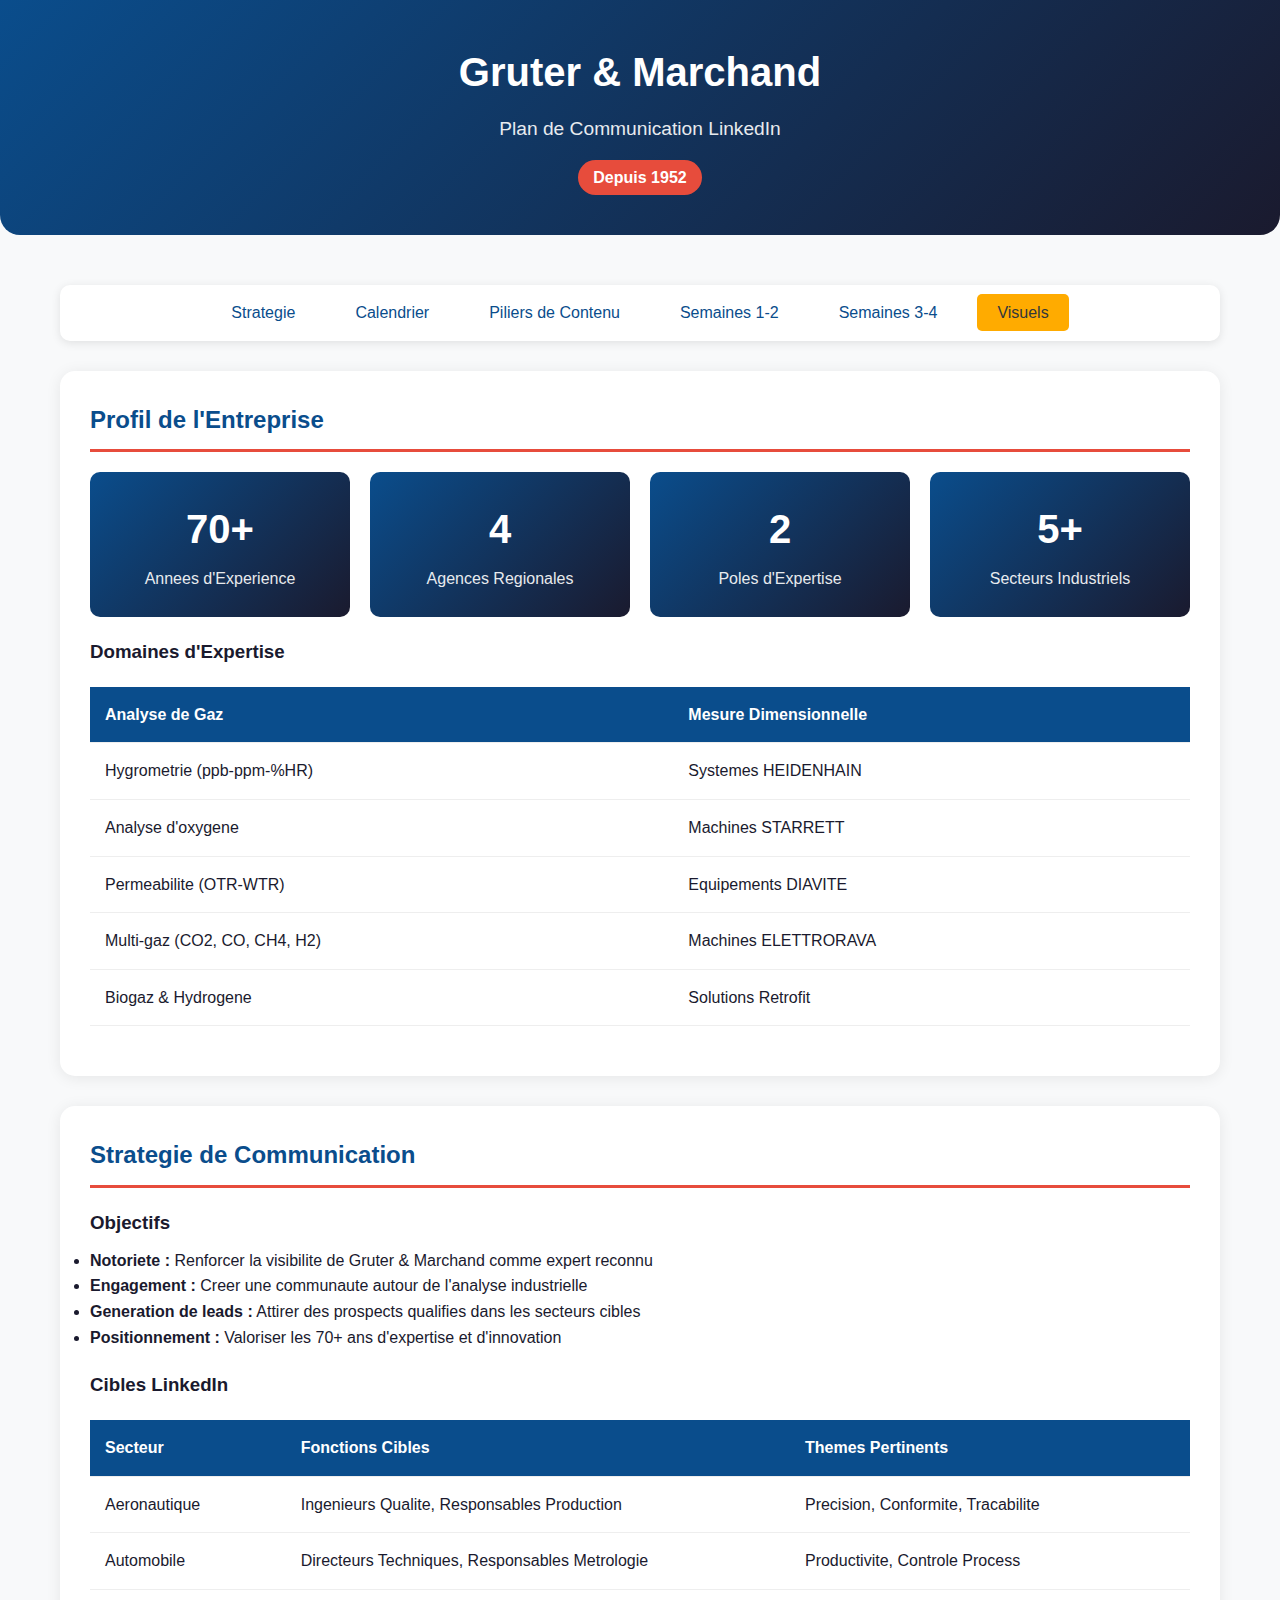
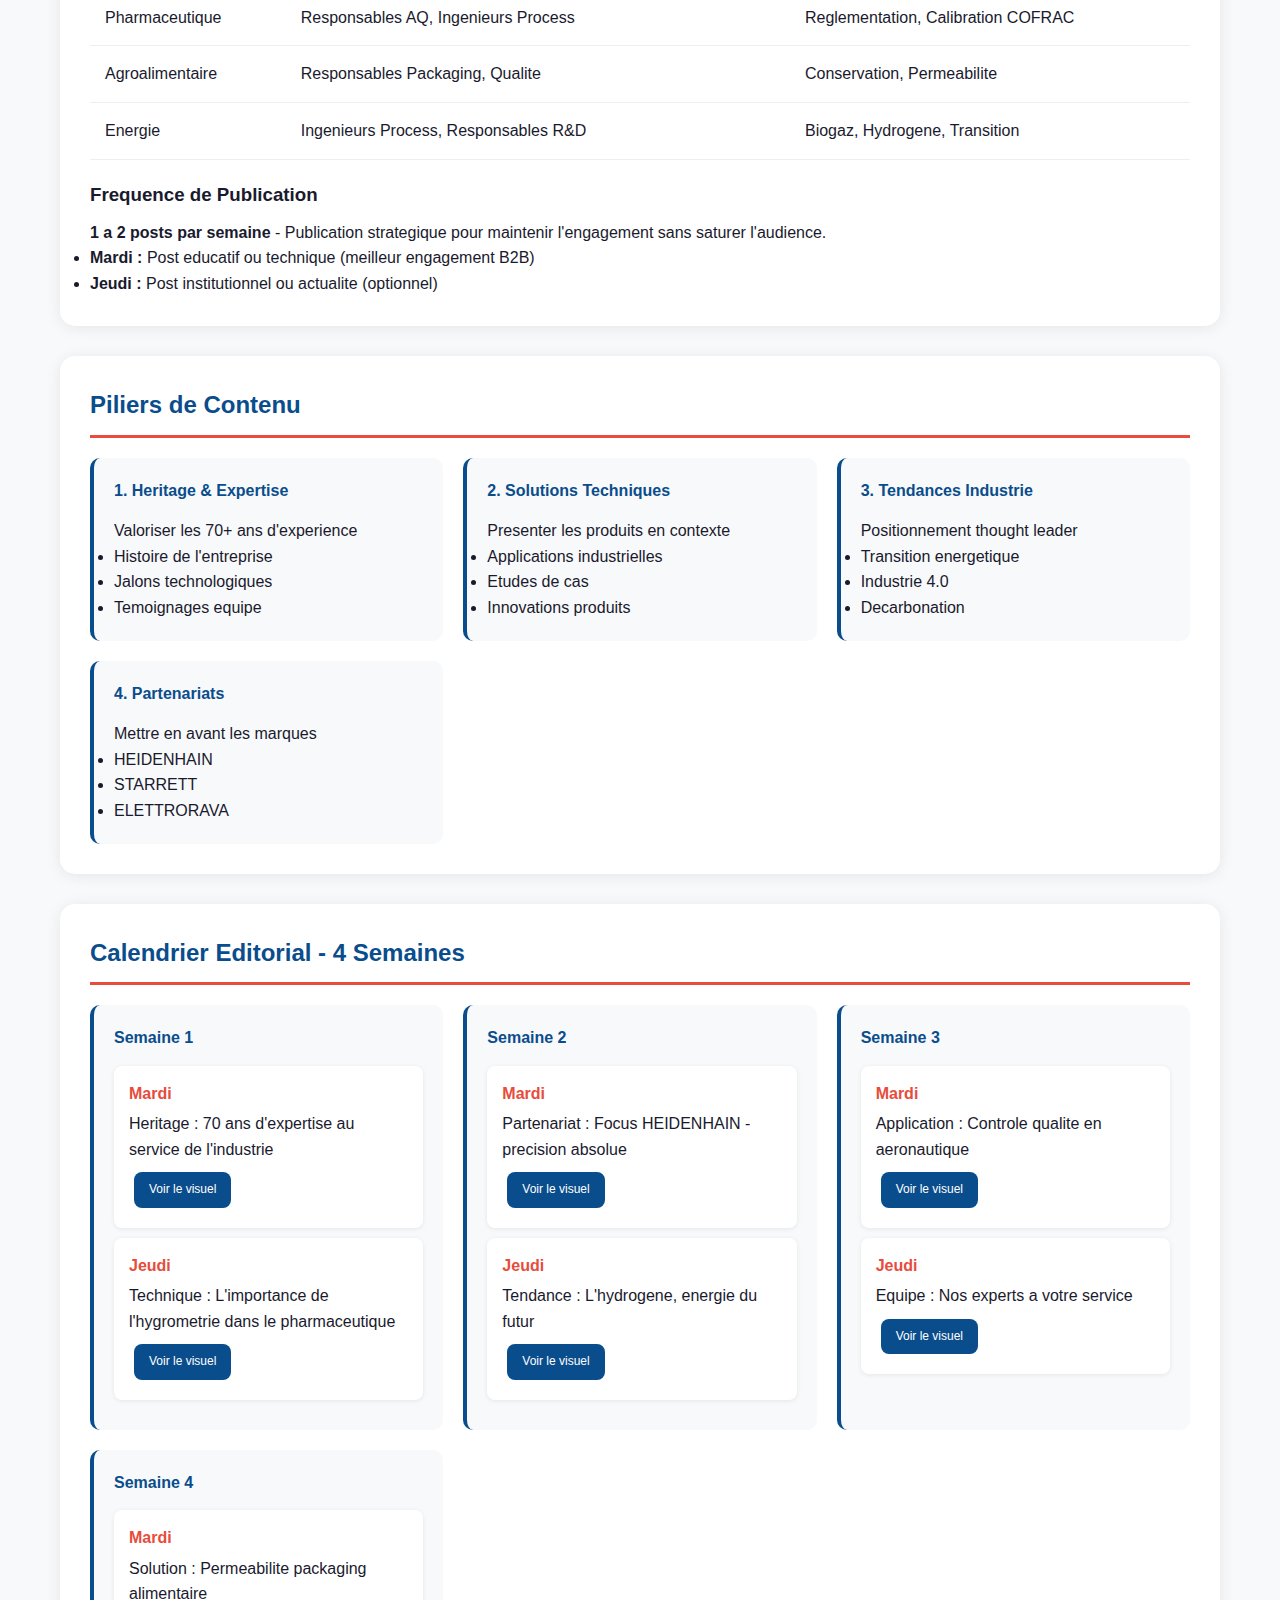
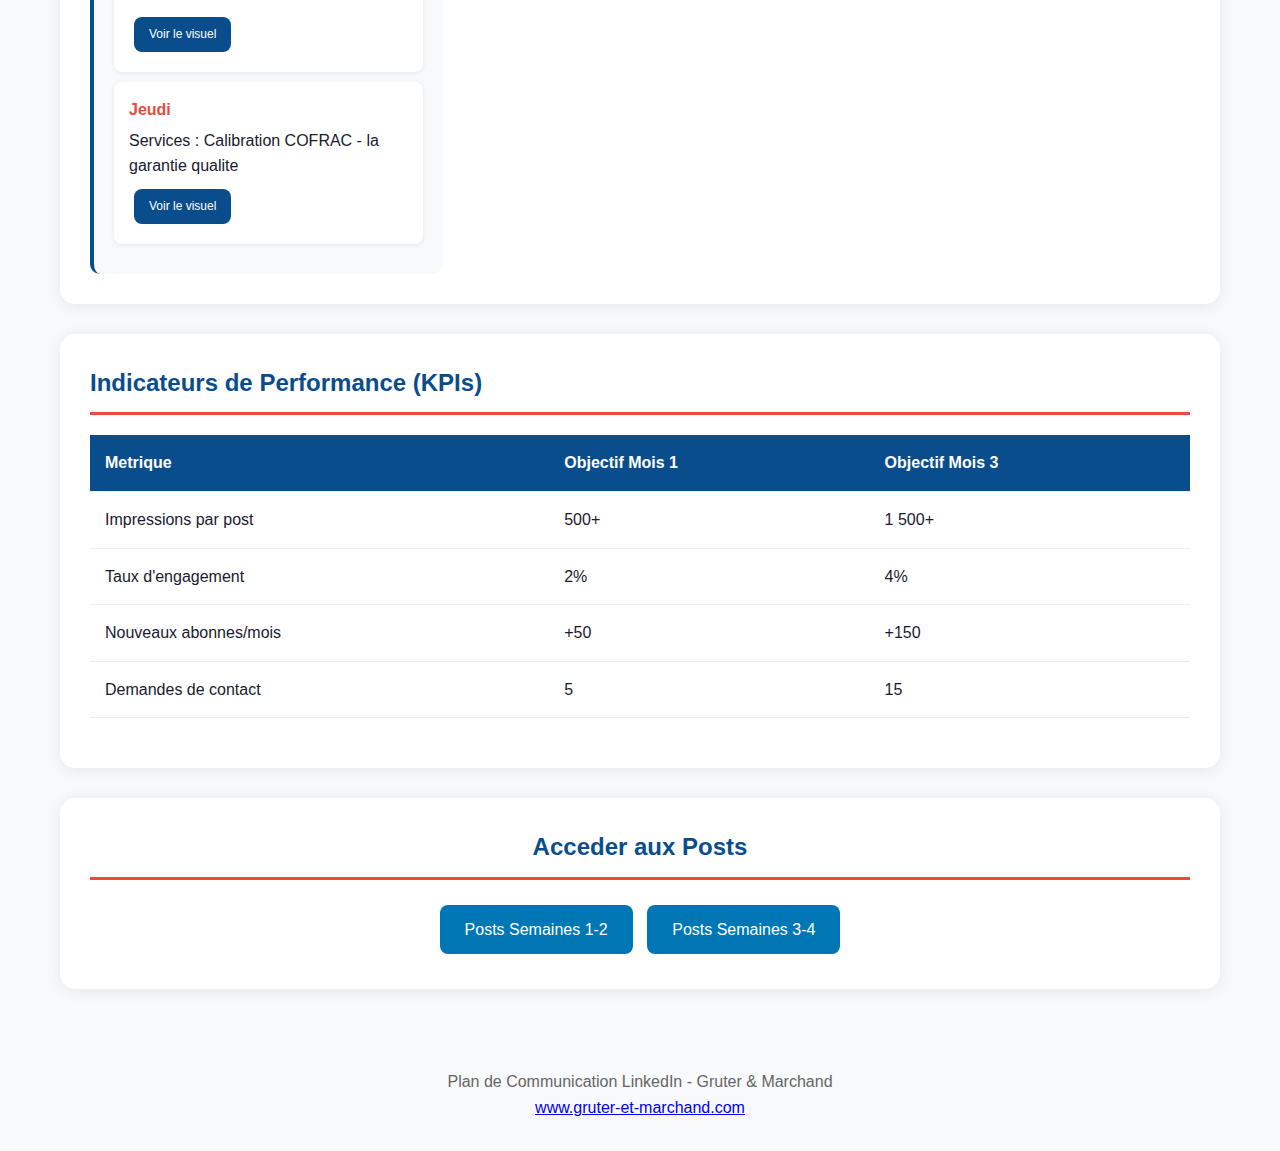
<file: plan-communication.html>
<!DOCTYPE html>
<html lang="fr">
<head>
    <meta charset="UTF-8">
    <meta name="viewport" content="width=device-width, initial-scale=1.0">
    <title>Plan de Communication LinkedIn - Gruter & Marchand</title>
    <link rel="stylesheet" href="styles.css">
</head>
<body>
    <header>
        <h1>Gruter & Marchand</h1>
        <p class="tagline">Plan de Communication LinkedIn</p>
        <span class="year-badge">Depuis 1952</span>
    </header>

    <div class="container">
        <nav>
            <ul>
                <li><a href="#strategie">Strategie</a></li>
                <li><a href="#calendrier">Calendrier</a></li>
                <li><a href="#piliers">Piliers de Contenu</a></li>
                <li><a href="posts-semaine-1-2.html">Semaines 1-2</a></li>
                <li><a href="posts-semaine-3-4.html">Semaines 3-4</a></li>
                <li><a href="images/index.html" style="background:#ffab00;color:#32373c;">Visuels</a></li>
            </ul>
        </nav>

        <!-- Company Overview -->
        <section>
            <h2>Profil de l'Entreprise</h2>
            <div class="stats-grid">
                <div class="stat-card">
                    <div class="number">70+</div>
                    <div class="label">Annees d'Experience</div>
                </div>
                <div class="stat-card">
                    <div class="number">4</div>
                    <div class="label">Agences Regionales</div>
                </div>
                <div class="stat-card">
                    <div class="number">2</div>
                    <div class="label">Poles d'Expertise</div>
                </div>
                <div class="stat-card">
                    <div class="number">5+</div>
                    <div class="label">Secteurs Industriels</div>
                </div>
            </div>

            <h3>Domaines d'Expertise</h3>
            <table>
                <tr>
                    <th>Analyse de Gaz</th>
                    <th>Mesure Dimensionnelle</th>
                </tr>
                <tr>
                    <td>Hygrometrie (ppb-ppm-%HR)</td>
                    <td>Systemes HEIDENHAIN</td>
                </tr>
                <tr>
                    <td>Analyse d'oxygene</td>
                    <td>Machines STARRETT</td>
                </tr>
                <tr>
                    <td>Permeabilite (OTR-WTR)</td>
                    <td>Equipements DIAVITE</td>
                </tr>
                <tr>
                    <td>Multi-gaz (CO2, CO, CH4, H2)</td>
                    <td>Machines ELETTRORAVA</td>
                </tr>
                <tr>
                    <td>Biogaz & Hydrogene</td>
                    <td>Solutions Retrofit</td>
                </tr>
            </table>
        </section>

        <!-- Strategy -->
        <section id="strategie">
            <h2>Strategie de Communication</h2>

            <h3>Objectifs</h3>
            <ul>
                <li><strong>Notoriete :</strong> Renforcer la visibilite de Gruter & Marchand comme expert reconnu</li>
                <li><strong>Engagement :</strong> Creer une communaute autour de l'analyse industrielle</li>
                <li><strong>Generation de leads :</strong> Attirer des prospects qualifies dans les secteurs cibles</li>
                <li><strong>Positionnement :</strong> Valoriser les 70+ ans d'expertise et d'innovation</li>
            </ul>

            <h3>Cibles LinkedIn</h3>
            <table>
                <tr>
                    <th>Secteur</th>
                    <th>Fonctions Cibles</th>
                    <th>Themes Pertinents</th>
                </tr>
                <tr>
                    <td>Aeronautique</td>
                    <td>Ingenieurs Qualite, Responsables Production</td>
                    <td>Precision, Conformite, Tracabilite</td>
                </tr>
                <tr>
                    <td>Automobile</td>
                    <td>Directeurs Techniques, Responsables Metrologie</td>
                    <td>Productivite, Controle Process</td>
                </tr>
                <tr>
                    <td>Pharmaceutique</td>
                    <td>Responsables AQ, Ingenieurs Process</td>
                    <td>Reglementation, Calibration COFRAC</td>
                </tr>
                <tr>
                    <td>Agroalimentaire</td>
                    <td>Responsables Packaging, Qualite</td>
                    <td>Conservation, Permeabilite</td>
                </tr>
                <tr>
                    <td>Energie</td>
                    <td>Ingenieurs Process, Responsables R&D</td>
                    <td>Biogaz, Hydrogene, Transition</td>
                </tr>
            </table>

            <h3>Frequence de Publication</h3>
            <p><strong>1 a 2 posts par semaine</strong> - Publication strategique pour maintenir l'engagement sans saturer l'audience.</p>
            <ul>
                <li><strong>Mardi :</strong> Post educatif ou technique (meilleur engagement B2B)</li>
                <li><strong>Jeudi :</strong> Post institutionnel ou actualite (optionnel)</li>
            </ul>
        </section>

        <!-- Content Pillars -->
        <section id="piliers">
            <h2>Piliers de Contenu</h2>

            <div class="calendar-grid">
                <div class="calendar-week">
                    <h4>1. Heritage & Expertise</h4>
                    <p>Valoriser les 70+ ans d'experience</p>
                    <ul>
                        <li>Histoire de l'entreprise</li>
                        <li>Jalons technologiques</li>
                        <li>Temoignages equipe</li>
                    </ul>
                </div>

                <div class="calendar-week">
                    <h4>2. Solutions Techniques</h4>
                    <p>Presenter les produits en contexte</p>
                    <ul>
                        <li>Applications industrielles</li>
                        <li>Etudes de cas</li>
                        <li>Innovations produits</li>
                    </ul>
                </div>

                <div class="calendar-week">
                    <h4>3. Tendances Industrie</h4>
                    <p>Positionnement thought leader</p>
                    <ul>
                        <li>Transition energetique</li>
                        <li>Industrie 4.0</li>
                        <li>Decarbonation</li>
                    </ul>
                </div>

                <div class="calendar-week">
                    <h4>4. Partenariats</h4>
                    <p>Mettre en avant les marques</p>
                    <ul>
                        <li>HEIDENHAIN</li>
                        <li>STARRETT</li>
                        <li>ELETTRORAVA</li>
                    </ul>
                </div>
            </div>
        </section>

        <!-- Calendar -->
        <section id="calendrier">
            <h2>Calendrier Editorial - 4 Semaines</h2>

            <div class="calendar-grid">
                <div class="calendar-week">
                    <h4>Semaine 1</h4>
                    <div class="calendar-post">
                        <div class="day">Mardi</div>
                        <div class="theme">Heritage : 70 ans d'expertise au service de l'industrie</div>
                        <a href="images/01-heritage-70ans.html" target="_blank" class="btn" style="margin-top:10px;padding:8px 15px;font-size:12px;">Voir le visuel</a>
                    </div>
                    <div class="calendar-post">
                        <div class="day">Jeudi</div>
                        <div class="theme">Technique : L'importance de l'hygrometrie dans le pharmaceutique</div>
                        <a href="images/02-hygrometrie-pharma.html" target="_blank" class="btn" style="margin-top:10px;padding:8px 15px;font-size:12px;">Voir le visuel</a>
                    </div>
                </div>

                <div class="calendar-week">
                    <h4>Semaine 2</h4>
                    <div class="calendar-post">
                        <div class="day">Mardi</div>
                        <div class="theme">Partenariat : Focus HEIDENHAIN - precision absolue</div>
                        <a href="images/03-heidenhain-precision.html" target="_blank" class="btn" style="margin-top:10px;padding:8px 15px;font-size:12px;">Voir le visuel</a>
                    </div>
                    <div class="calendar-post">
                        <div class="day">Jeudi</div>
                        <div class="theme">Tendance : L'hydrogene, energie du futur</div>
                        <a href="images/04-hydrogene-vert.html" target="_blank" class="btn" style="margin-top:10px;padding:8px 15px;font-size:12px;">Voir le visuel</a>
                    </div>
                </div>

                <div class="calendar-week">
                    <h4>Semaine 3</h4>
                    <div class="calendar-post">
                        <div class="day">Mardi</div>
                        <div class="theme">Application : Controle qualite en aeronautique</div>
                        <a href="images/05-aeronautique.html" target="_blank" class="btn" style="margin-top:10px;padding:8px 15px;font-size:12px;">Voir le visuel</a>
                    </div>
                    <div class="calendar-post">
                        <div class="day">Jeudi</div>
                        <div class="theme">Equipe : Nos experts a votre service</div>
                        <a href="images/06-equipe-experts.html" target="_blank" class="btn" style="margin-top:10px;padding:8px 15px;font-size:12px;">Voir le visuel</a>
                    </div>
                </div>

                <div class="calendar-week">
                    <h4>Semaine 4</h4>
                    <div class="calendar-post">
                        <div class="day">Mardi</div>
                        <div class="theme">Solution : Permeabilite packaging alimentaire</div>
                        <a href="images/07-packaging-permeabilite.html" target="_blank" class="btn" style="margin-top:10px;padding:8px 15px;font-size:12px;">Voir le visuel</a>
                    </div>
                    <div class="calendar-post">
                        <div class="day">Jeudi</div>
                        <div class="theme">Services : Calibration COFRAC - la garantie qualite</div>
                        <a href="images/08-cofrac-calibration.html" target="_blank" class="btn" style="margin-top:10px;padding:8px 15px;font-size:12px;">Voir le visuel</a>
                    </div>
                </div>
            </div>
        </section>

        <!-- KPIs -->
        <section>
            <h2>Indicateurs de Performance (KPIs)</h2>
            <table>
                <tr>
                    <th>Metrique</th>
                    <th>Objectif Mois 1</th>
                    <th>Objectif Mois 3</th>
                </tr>
                <tr>
                    <td>Impressions par post</td>
                    <td>500+</td>
                    <td>1 500+</td>
                </tr>
                <tr>
                    <td>Taux d'engagement</td>
                    <td>2%</td>
                    <td>4%</td>
                </tr>
                <tr>
                    <td>Nouveaux abonnes/mois</td>
                    <td>+50</td>
                    <td>+150</td>
                </tr>
                <tr>
                    <td>Demandes de contact</td>
                    <td>5</td>
                    <td>15</td>
                </tr>
            </table>
        </section>

        <!-- Navigation -->
        <section style="text-align: center;">
            <h2>Acceder aux Posts</h2>
            <a href="posts-semaine-1-2.html" class="btn btn-linkedin">Posts Semaines 1-2</a>
            <a href="posts-semaine-3-4.html" class="btn btn-linkedin">Posts Semaines 3-4</a>
        </section>
    </div>

    <footer style="text-align: center; padding: 30px; color: #666;">
        <p>Plan de Communication LinkedIn - Gruter & Marchand</p>
        <p><a href="https://gruter-et-marchand.com" target="_blank">www.gruter-et-marchand.com</a></p>
    </footer>
</body>
</html>
</file>
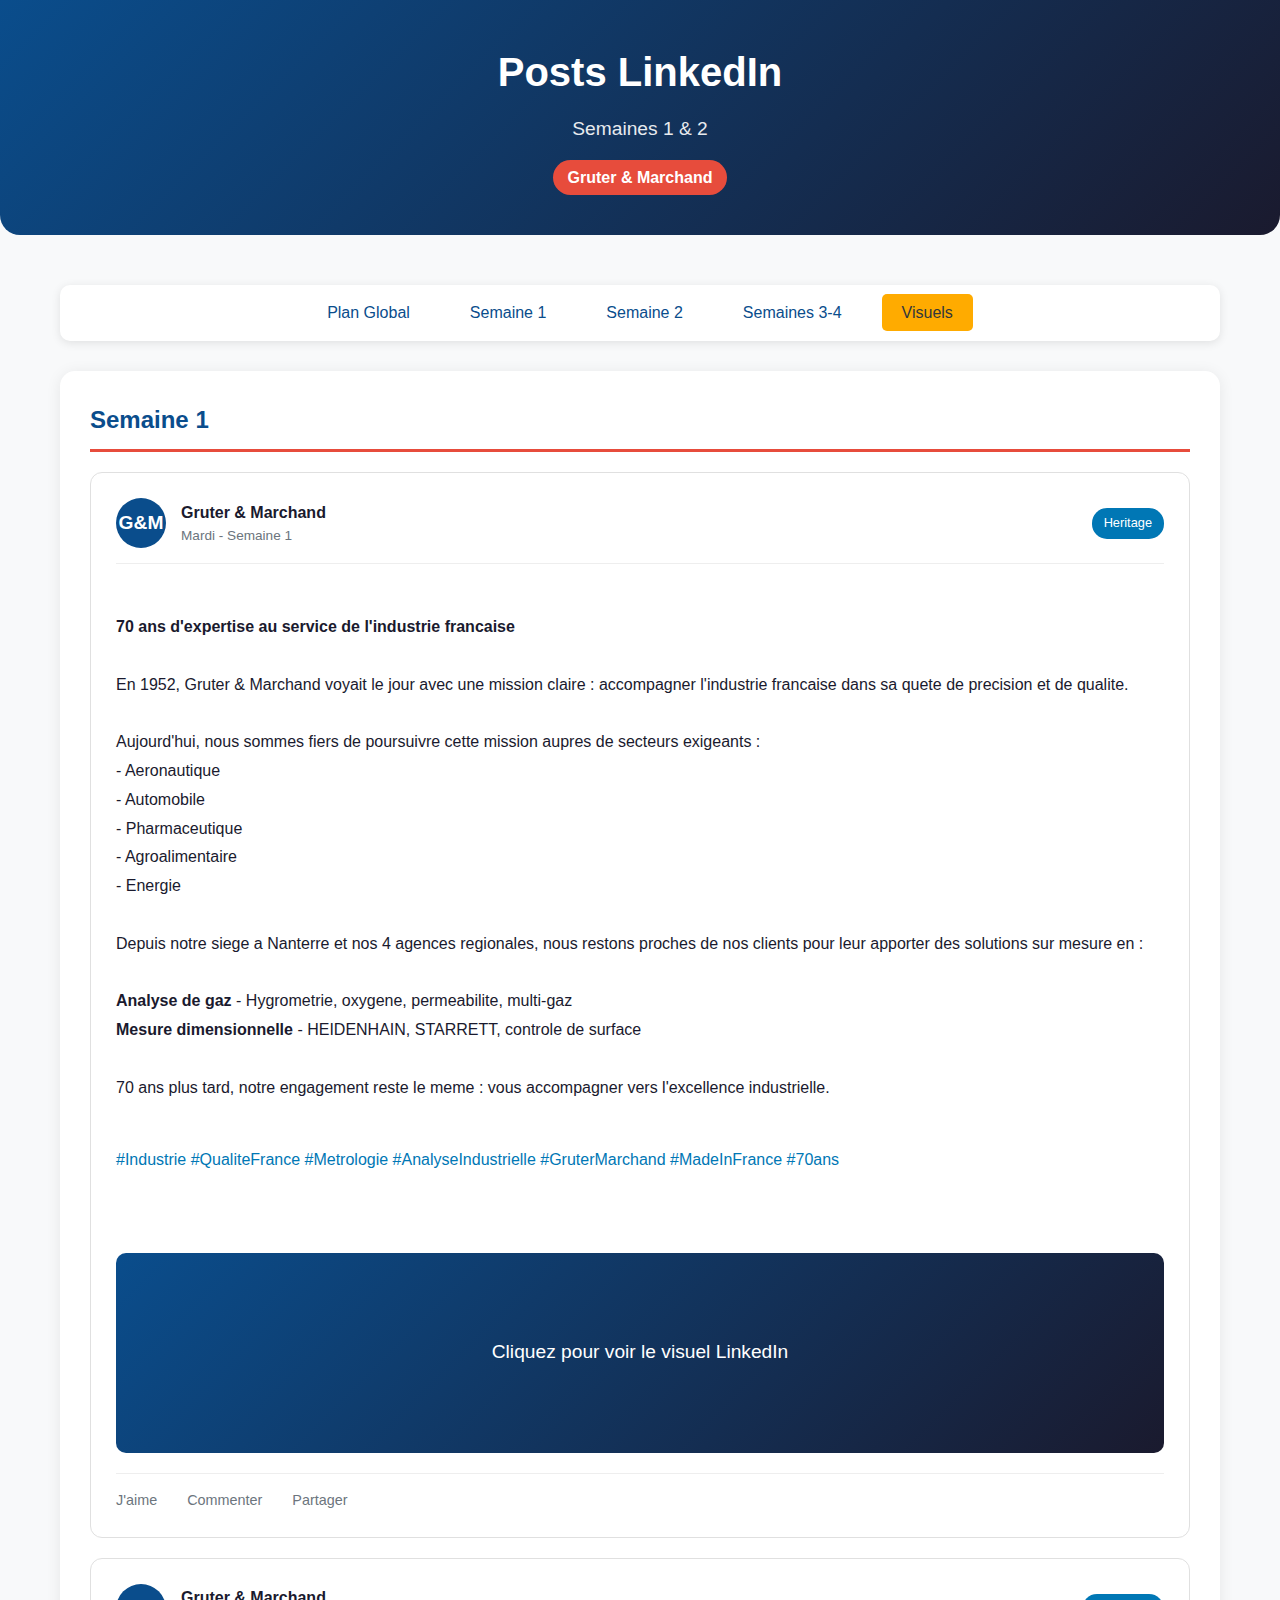
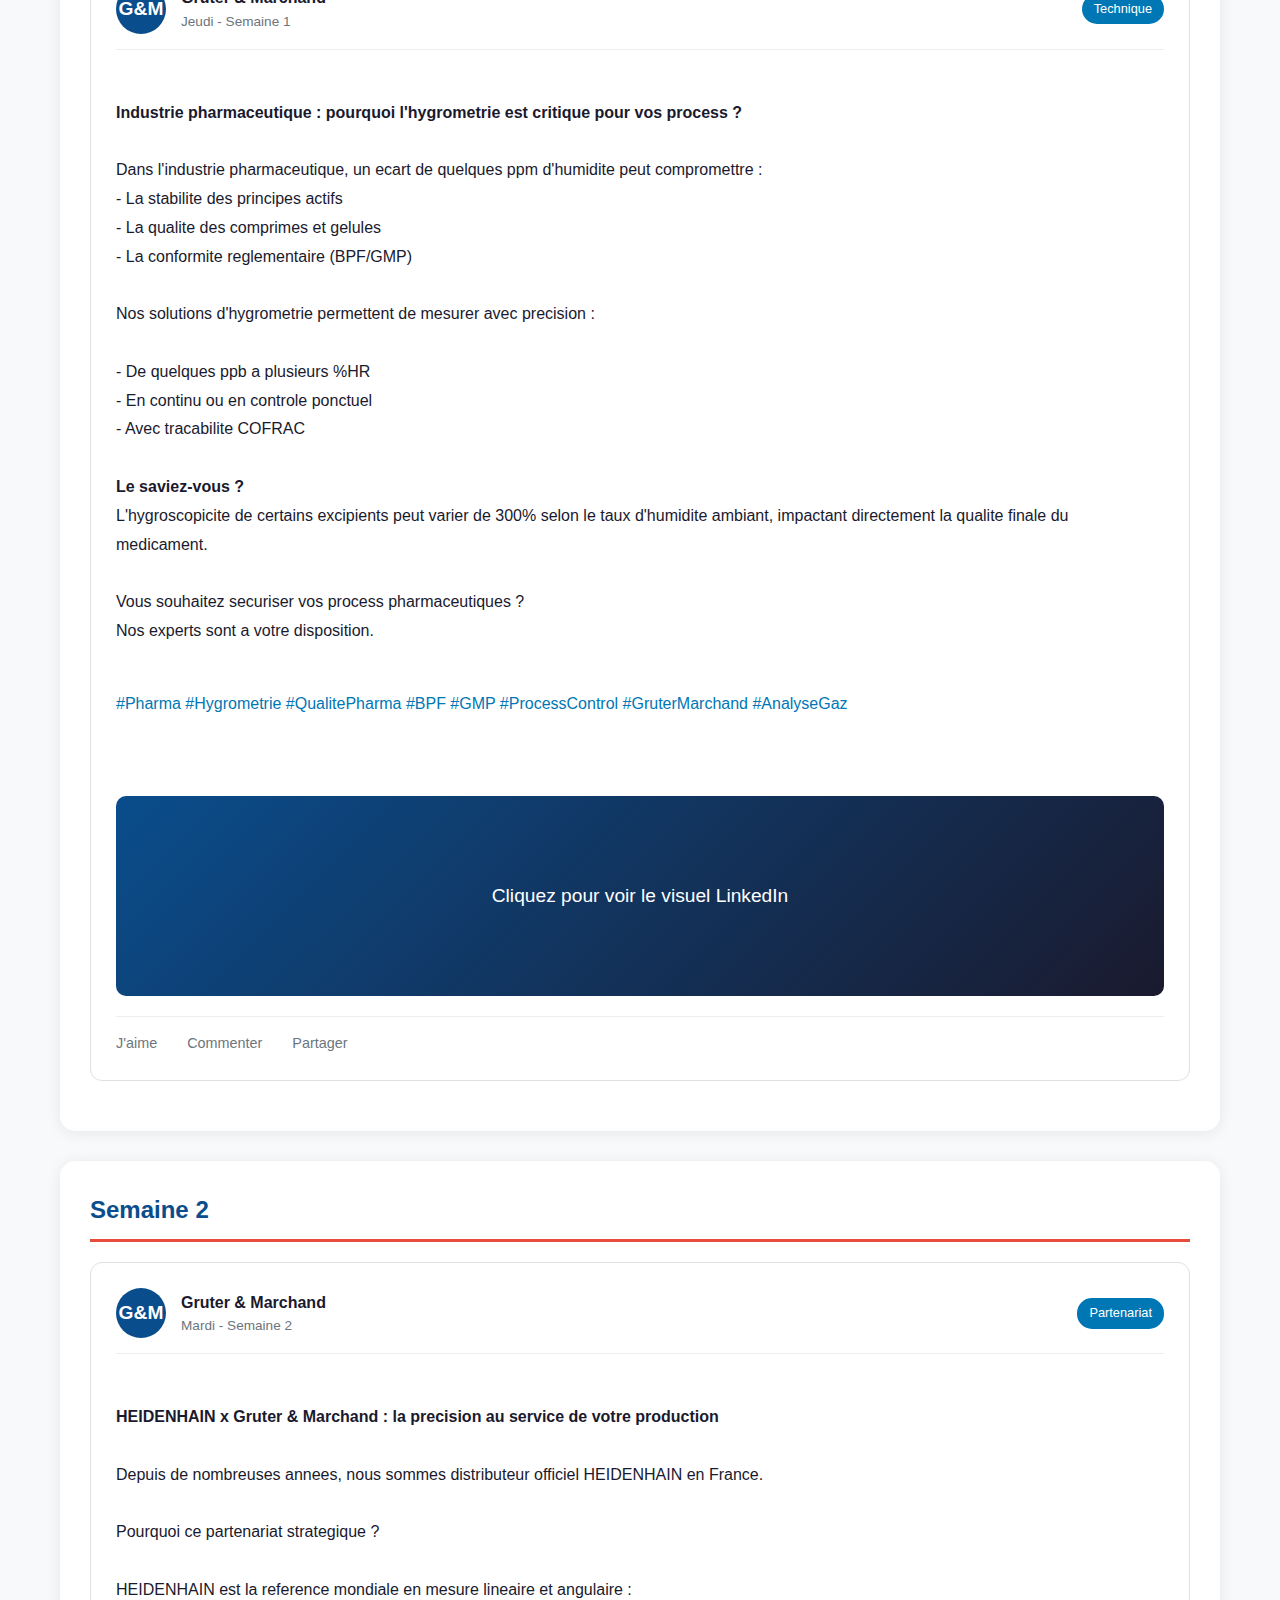
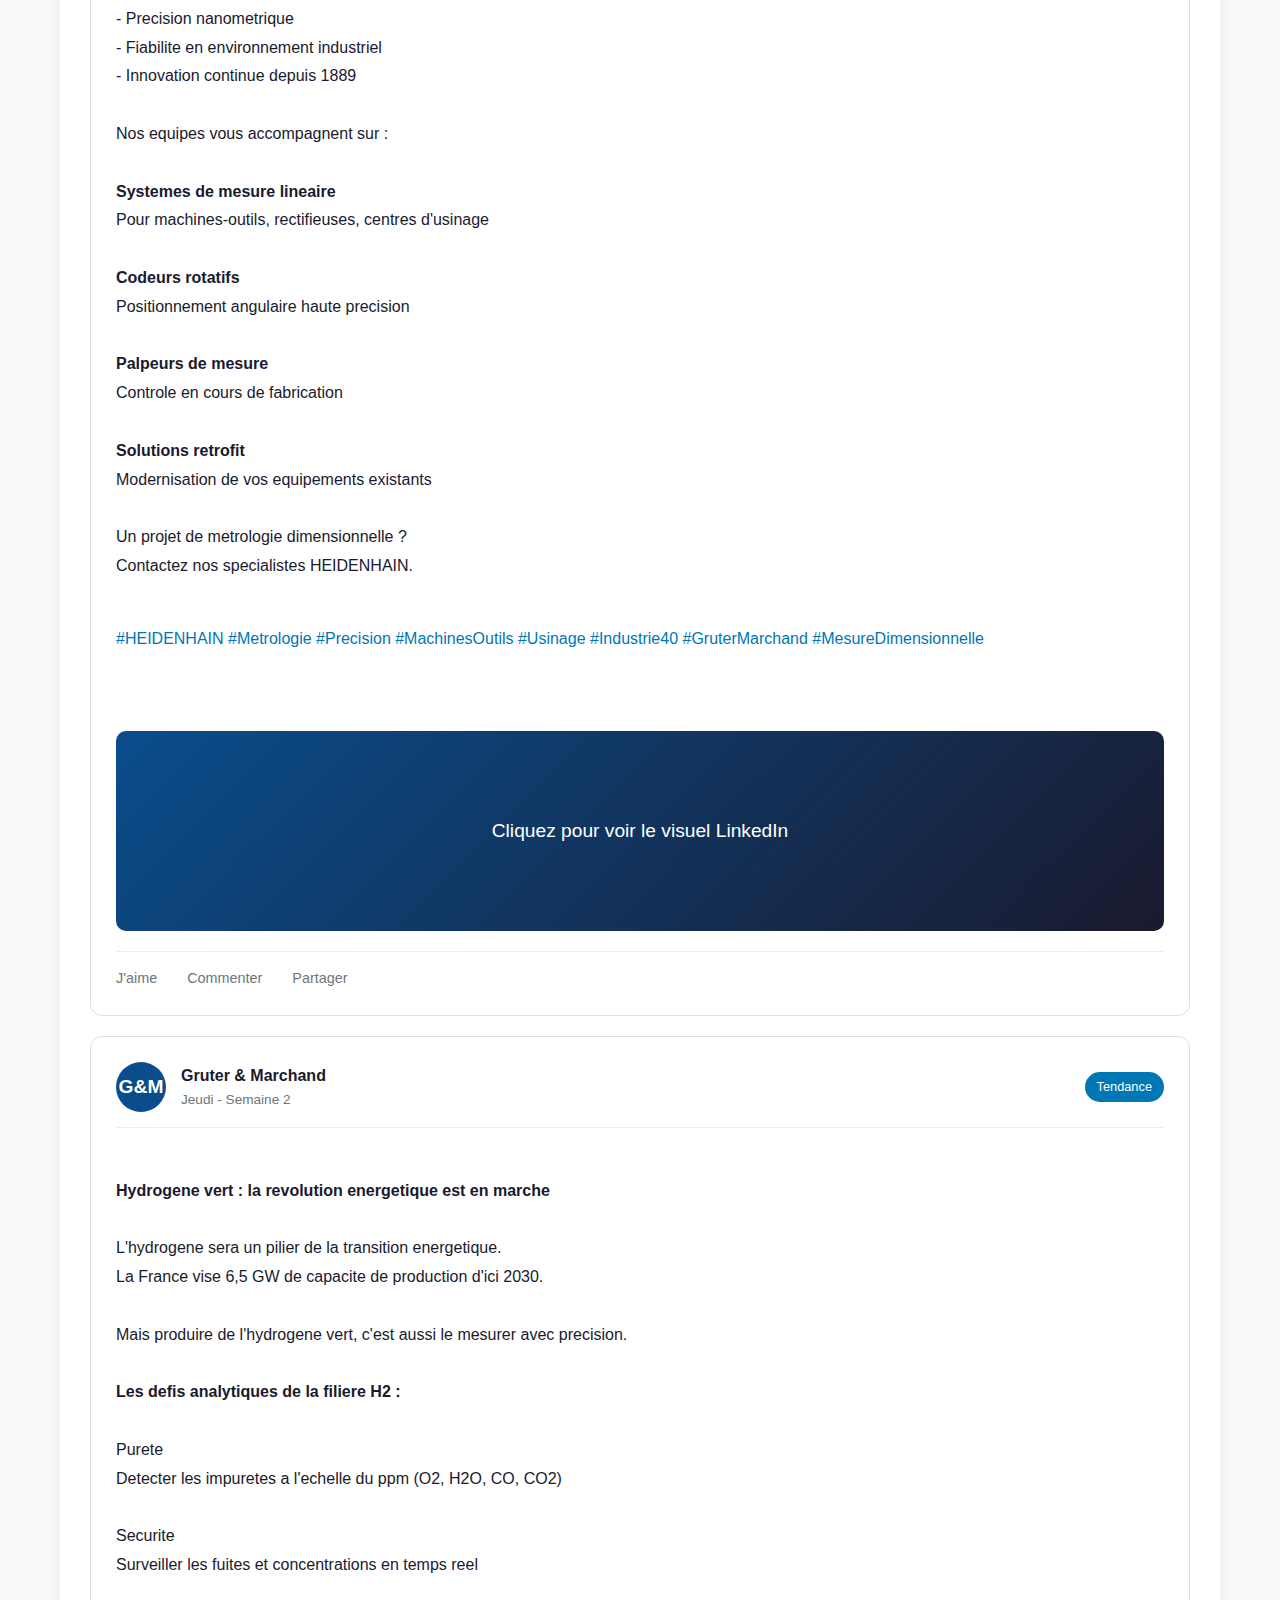
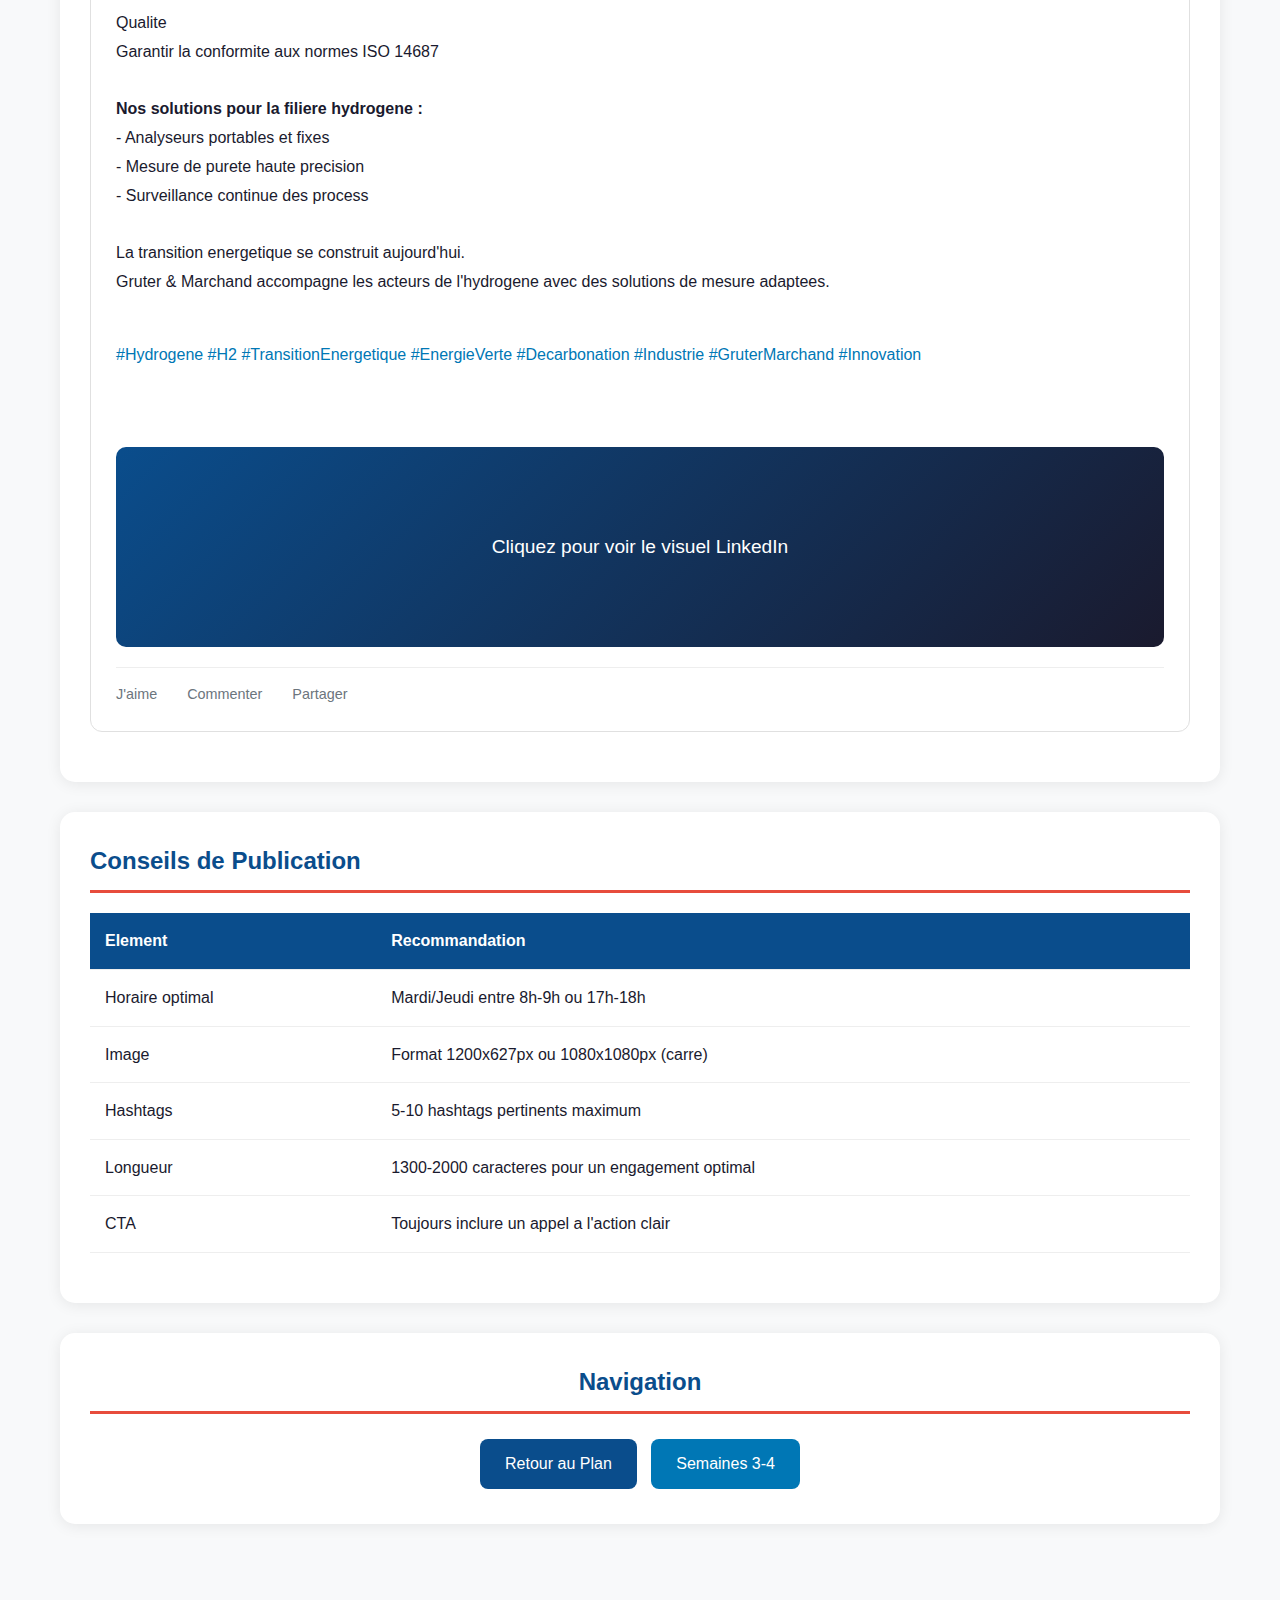
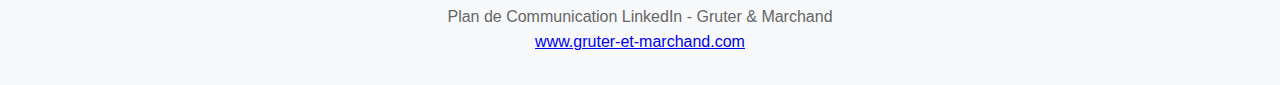
<file: posts-semaine-1-2.html>
<!DOCTYPE html>
<html lang="fr">
<head>
    <meta charset="UTF-8">
    <meta name="viewport" content="width=device-width, initial-scale=1.0">
    <title>Posts LinkedIn Semaines 1-2 - Gruter & Marchand</title>
    <link rel="stylesheet" href="styles.css">
</head>
<body>
    <header>
        <h1>Posts LinkedIn</h1>
        <p class="tagline">Semaines 1 & 2</p>
        <span class="year-badge">Gruter & Marchand</span>
    </header>

    <div class="container">
        <nav>
            <ul>
                <li><a href="plan-communication.html">Plan Global</a></li>
                <li><a href="#semaine1">Semaine 1</a></li>
                <li><a href="#semaine2">Semaine 2</a></li>
                <li><a href="posts-semaine-3-4.html">Semaines 3-4</a></li>
                <li><a href="images/index.html" style="background:#ffab00;color:#32373c;">Visuels</a></li>
            </ul>
        </nav>

        <!-- SEMAINE 1 -->
        <section id="semaine1">
            <h2>Semaine 1</h2>

            <!-- Post 1 -->
            <div class="post-card">
                <div class="post-header">
                    <div class="post-avatar">G&M</div>
                    <div class="post-meta">
                        <div class="company-name">Gruter & Marchand</div>
                        <div class="post-date">Mardi - Semaine 1</div>
                    </div>
                    <span class="post-type">Heritage</span>
                </div>

                <div class="post-content">
<strong>70 ans d'expertise au service de l'industrie francaise</strong>

En 1952, Gruter & Marchand voyait le jour avec une mission claire : accompagner l'industrie francaise dans sa quete de precision et de qualite.

Aujourd'hui, nous sommes fiers de poursuivre cette mission aupres de secteurs exigeants :
- Aeronautique
- Automobile
- Pharmaceutique
- Agroalimentaire
- Energie

Depuis notre siege a Nanterre et nos 4 agences regionales, nous restons proches de nos clients pour leur apporter des solutions sur mesure en :

<strong>Analyse de gaz</strong> - Hygrometrie, oxygene, permeabilite, multi-gaz
<strong>Mesure dimensionnelle</strong> - HEIDENHAIN, STARRETT, controle de surface

70 ans plus tard, notre engagement reste le meme : vous accompagner vers l'excellence industrielle.

<span class="hashtags">#Industrie #QualiteFrance #Metrologie #AnalyseIndustrielle #GruterMarchand #MadeInFrance #70ans</span>
                </div>

                <div class="post-image-placeholder" style="cursor:pointer;" onclick="window.open('images/01-heritage-70ans.html', '_blank')">
                    <a href="images/01-heritage-70ans.html" target="_blank" style="color:white;text-decoration:none;">Cliquez pour voir le visuel LinkedIn</a>
                </div>

                <div class="post-engagement">
                    <span>J'aime</span>
                    <span>Commenter</span>
                    <span>Partager</span>
                </div>
            </div>

            <!-- Post 2 -->
            <div class="post-card">
                <div class="post-header">
                    <div class="post-avatar">G&M</div>
                    <div class="post-meta">
                        <div class="company-name">Gruter & Marchand</div>
                        <div class="post-date">Jeudi - Semaine 1</div>
                    </div>
                    <span class="post-type">Technique</span>
                </div>

                <div class="post-content">
<strong>Industrie pharmaceutique : pourquoi l'hygrometrie est critique pour vos process ?</strong>

Dans l'industrie pharmaceutique, un ecart de quelques ppm d'humidite peut compromettre :
- La stabilite des principes actifs
- La qualite des comprimes et gelules
- La conformite reglementaire (BPF/GMP)

Nos solutions d'hygrometrie permettent de mesurer avec precision :

- De quelques ppb a plusieurs %HR
- En continu ou en controle ponctuel
- Avec tracabilite COFRAC

<strong>Le saviez-vous ?</strong>
L'hygroscopicite de certains excipients peut varier de 300% selon le taux d'humidite ambiant, impactant directement la qualite finale du medicament.

Vous souhaitez securiser vos process pharmaceutiques ?
Nos experts sont a votre disposition.

<span class="hashtags">#Pharma #Hygrometrie #QualitePharma #BPF #GMP #ProcessControl #GruterMarchand #AnalyseGaz</span>
                </div>

                <div class="post-image-placeholder" style="cursor:pointer;" onclick="window.open('images/02-hygrometrie-pharma.html', '_blank')">
                    <a href="images/02-hygrometrie-pharma.html" target="_blank" style="color:white;text-decoration:none;">Cliquez pour voir le visuel LinkedIn</a>
                </div>

                <div class="post-engagement">
                    <span>J'aime</span>
                    <span>Commenter</span>
                    <span>Partager</span>
                </div>
            </div>
        </section>

        <!-- SEMAINE 2 -->
        <section id="semaine2">
            <h2>Semaine 2</h2>

            <!-- Post 3 -->
            <div class="post-card">
                <div class="post-header">
                    <div class="post-avatar">G&M</div>
                    <div class="post-meta">
                        <div class="company-name">Gruter & Marchand</div>
                        <div class="post-date">Mardi - Semaine 2</div>
                    </div>
                    <span class="post-type">Partenariat</span>
                </div>

                <div class="post-content">
<strong>HEIDENHAIN x Gruter & Marchand : la precision au service de votre production</strong>

Depuis de nombreuses annees, nous sommes distributeur officiel HEIDENHAIN en France.

Pourquoi ce partenariat strategique ?

HEIDENHAIN est la reference mondiale en mesure lineaire et angulaire :
- Precision nanometrique
- Fiabilite en environnement industriel
- Innovation continue depuis 1889

Nos equipes vous accompagnent sur :

<strong>Systemes de mesure lineaire</strong>
Pour machines-outils, rectifieuses, centres d'usinage

<strong>Codeurs rotatifs</strong>
Positionnement angulaire haute precision

<strong>Palpeurs de mesure</strong>
Controle en cours de fabrication

<strong>Solutions retrofit</strong>
Modernisation de vos equipements existants

Un projet de metrologie dimensionnelle ?
Contactez nos specialistes HEIDENHAIN.

<span class="hashtags">#HEIDENHAIN #Metrologie #Precision #MachinesOutils #Usinage #Industrie40 #GruterMarchand #MesureDimensionnelle</span>
                </div>

                <div class="post-image-placeholder" style="cursor:pointer;" onclick="window.open('images/03-heidenhain-precision.html', '_blank')">
                    <a href="images/03-heidenhain-precision.html" target="_blank" style="color:white;text-decoration:none;">Cliquez pour voir le visuel LinkedIn</a>
                </div>

                <div class="post-engagement">
                    <span>J'aime</span>
                    <span>Commenter</span>
                    <span>Partager</span>
                </div>
            </div>

            <!-- Post 4 -->
            <div class="post-card">
                <div class="post-header">
                    <div class="post-avatar">G&M</div>
                    <div class="post-meta">
                        <div class="company-name">Gruter & Marchand</div>
                        <div class="post-date">Jeudi - Semaine 2</div>
                    </div>
                    <span class="post-type">Tendance</span>
                </div>

                <div class="post-content">
<strong>Hydrogene vert : la revolution energetique est en marche</strong>

L'hydrogene sera un pilier de la transition energetique.
La France vise 6,5 GW de capacite de production d'ici 2030.

Mais produire de l'hydrogene vert, c'est aussi le mesurer avec precision.

<strong>Les defis analytiques de la filiere H2 :</strong>

Purete
Detecter les impuretes a l'echelle du ppm (O2, H2O, CO, CO2)

Securite
Surveiller les fuites et concentrations en temps reel

Qualite
Garantir la conformite aux normes ISO 14687

<strong>Nos solutions pour la filiere hydrogene :</strong>
- Analyseurs portables et fixes
- Mesure de purete haute precision
- Surveillance continue des process

La transition energetique se construit aujourd'hui.
Gruter & Marchand accompagne les acteurs de l'hydrogene avec des solutions de mesure adaptees.

<span class="hashtags">#Hydrogene #H2 #TransitionEnergetique #EnergieVerte #Decarbonation #Industrie #GruterMarchand #Innovation</span>
                </div>

                <div class="post-image-placeholder">
                    <a href="images/04-hydrogene-vert.html" target="_blank" style="color:white;text-decoration:none;">Cliquez pour voir le visuel LinkedIn</a>
                </div>

                <div class="post-engagement">
                    <span>J'aime</span>
                    <span>Commenter</span>
                    <span>Partager</span>
                </div>
            </div>
        </section>

        <!-- Tips Section -->
        <section>
            <h2>Conseils de Publication</h2>
            <table>
                <tr>
                    <th>Element</th>
                    <th>Recommandation</th>
                </tr>
                <tr>
                    <td>Horaire optimal</td>
                    <td>Mardi/Jeudi entre 8h-9h ou 17h-18h</td>
                </tr>
                <tr>
                    <td>Image</td>
                    <td>Format 1200x627px ou 1080x1080px (carre)</td>
                </tr>
                <tr>
                    <td>Hashtags</td>
                    <td>5-10 hashtags pertinents maximum</td>
                </tr>
                <tr>
                    <td>Longueur</td>
                    <td>1300-2000 caracteres pour un engagement optimal</td>
                </tr>
                <tr>
                    <td>CTA</td>
                    <td>Toujours inclure un appel a l'action clair</td>
                </tr>
            </table>
        </section>

        <!-- Navigation -->
        <section style="text-align: center;">
            <h2>Navigation</h2>
            <a href="plan-communication.html" class="btn">Retour au Plan</a>
            <a href="posts-semaine-3-4.html" class="btn btn-linkedin">Semaines 3-4</a>
        </section>
    </div>

    <footer style="text-align: center; padding: 30px; color: #666;">
        <p>Plan de Communication LinkedIn - Gruter & Marchand</p>
        <p><a href="https://gruter-et-marchand.com" target="_blank">www.gruter-et-marchand.com</a></p>
    </footer>
</body>
</html>
</file>
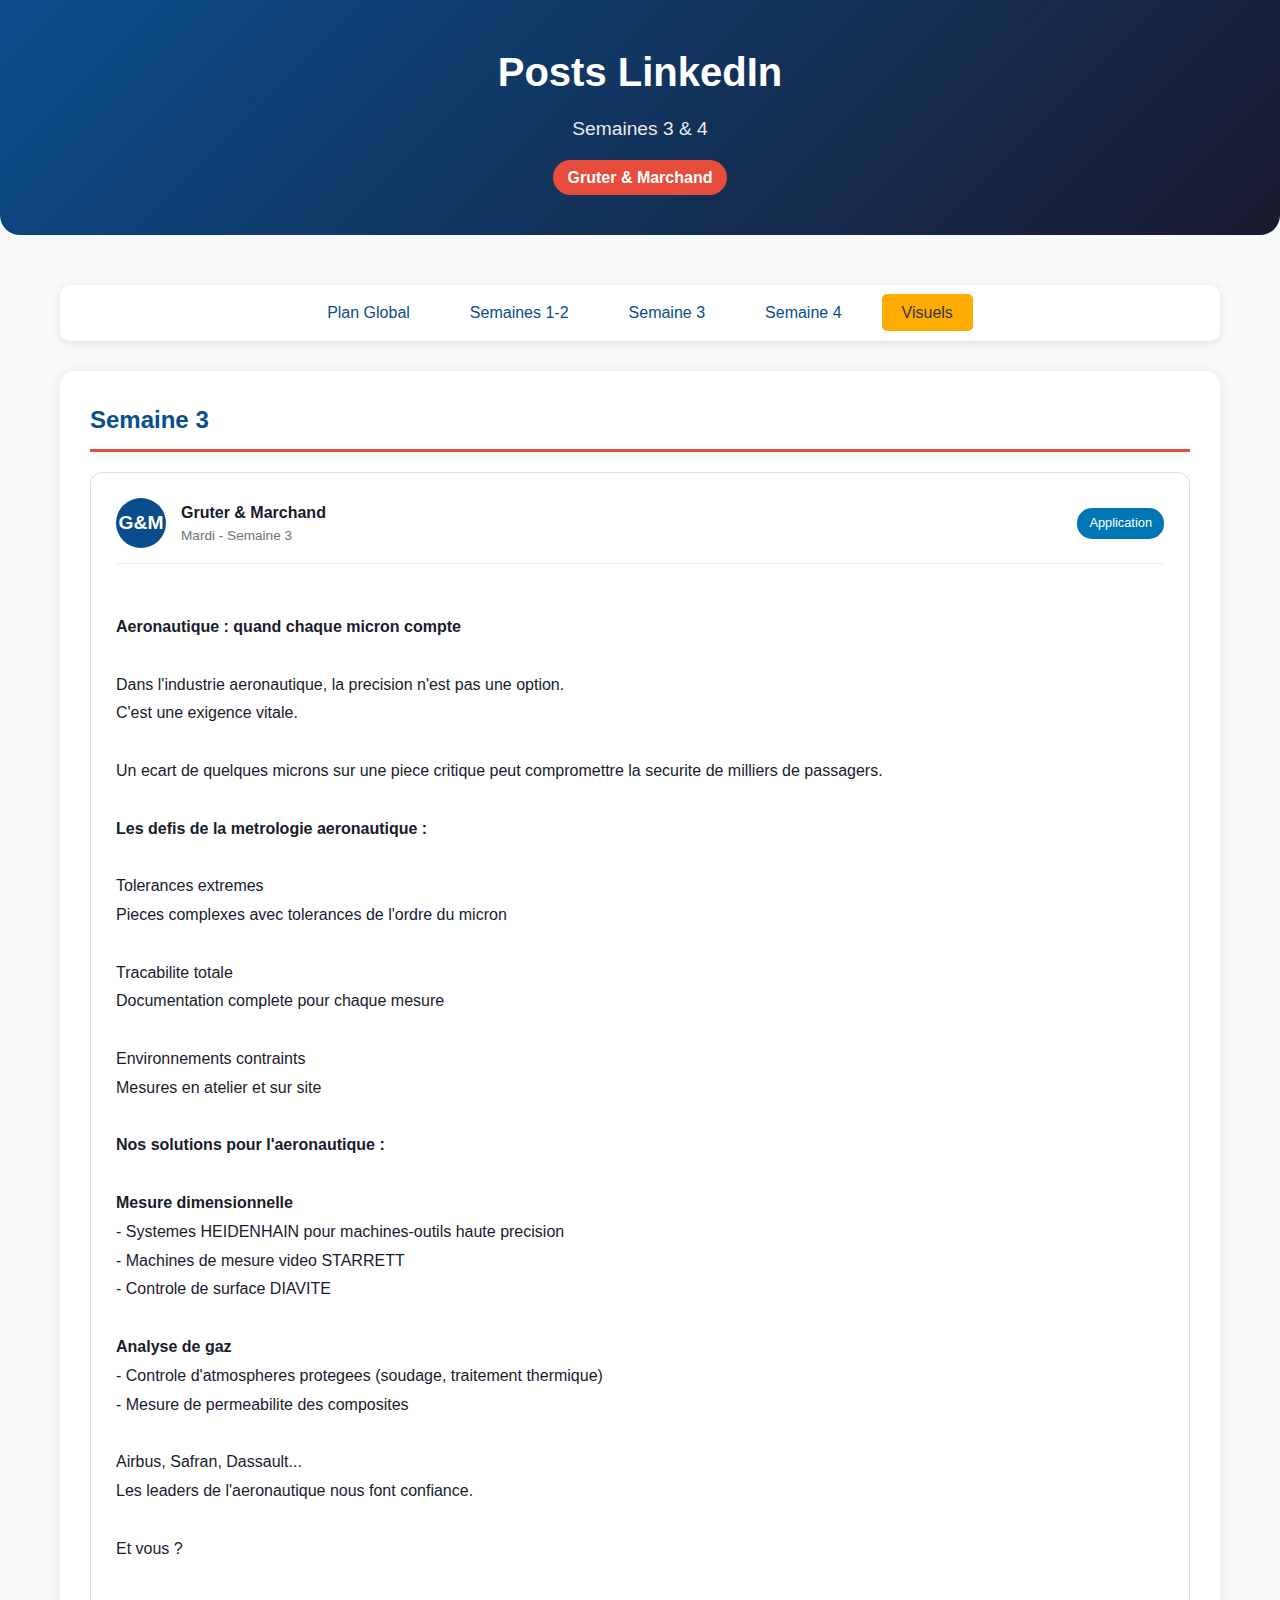
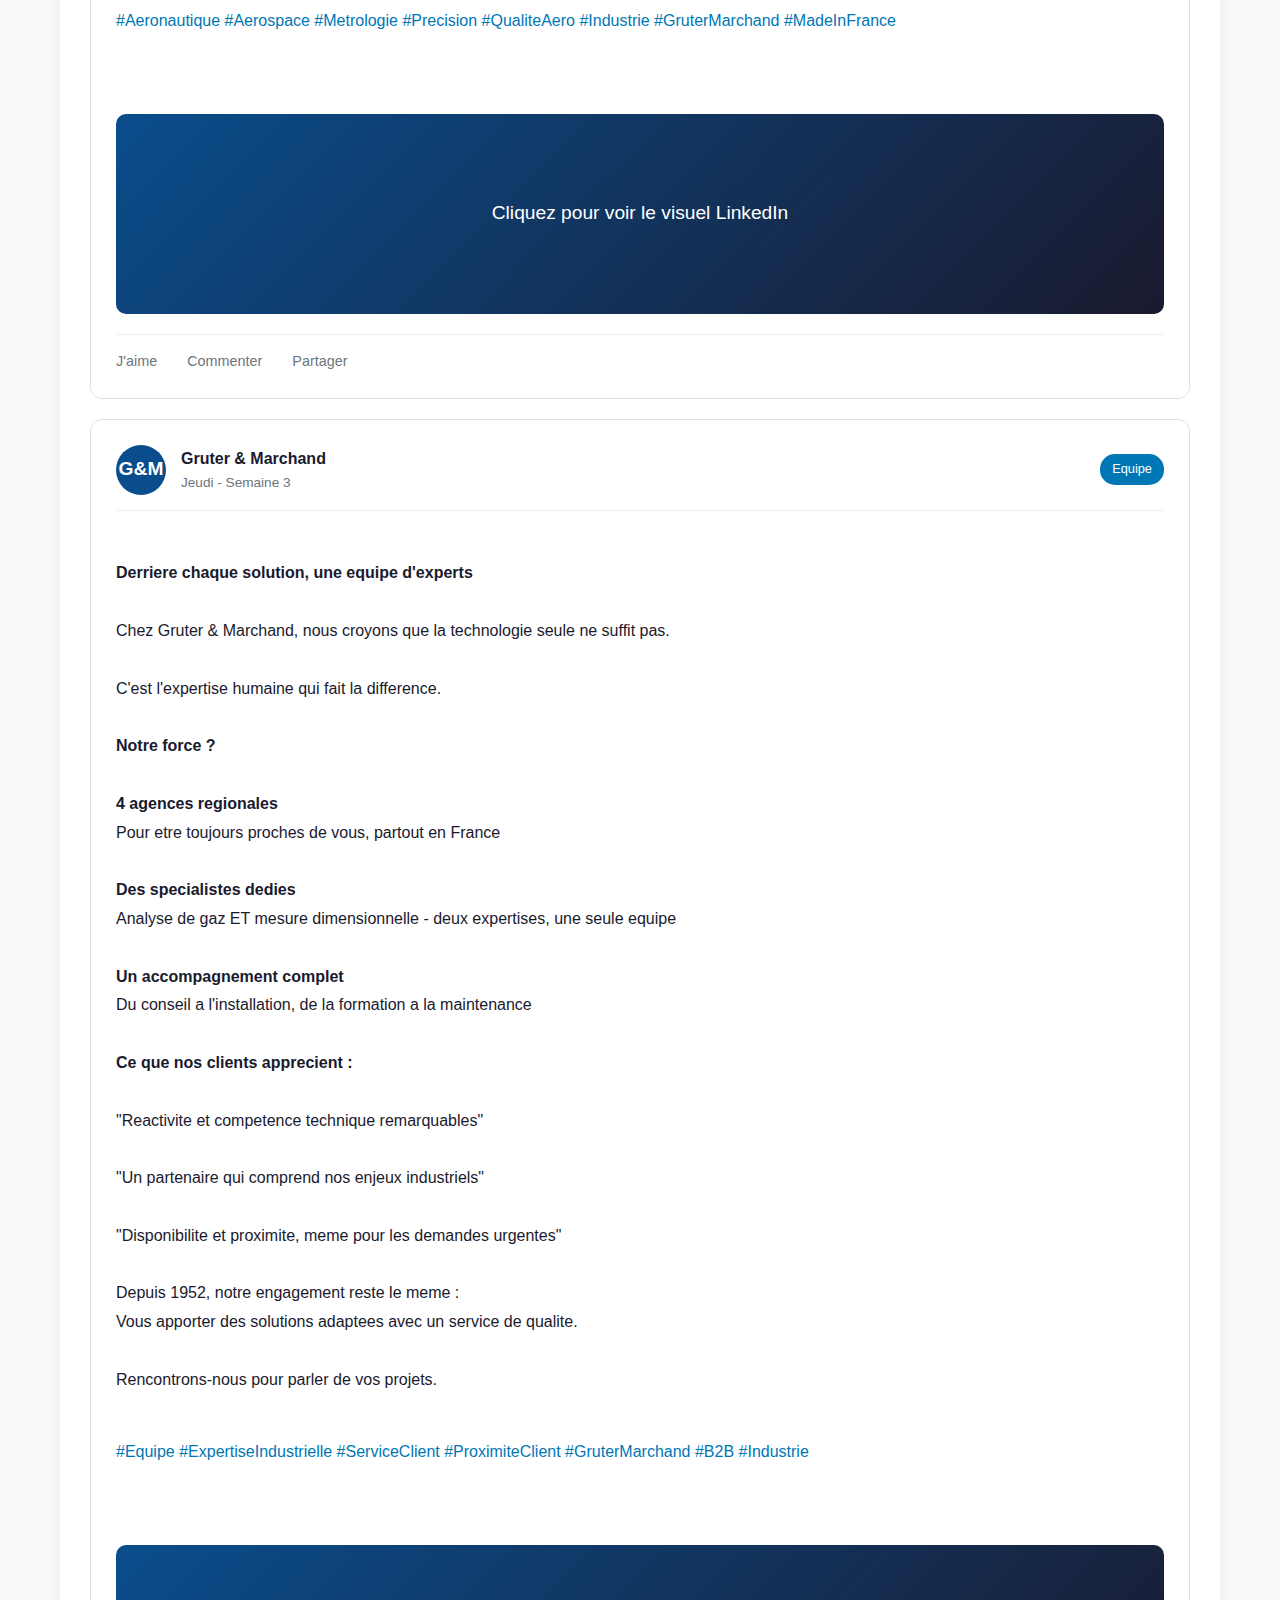
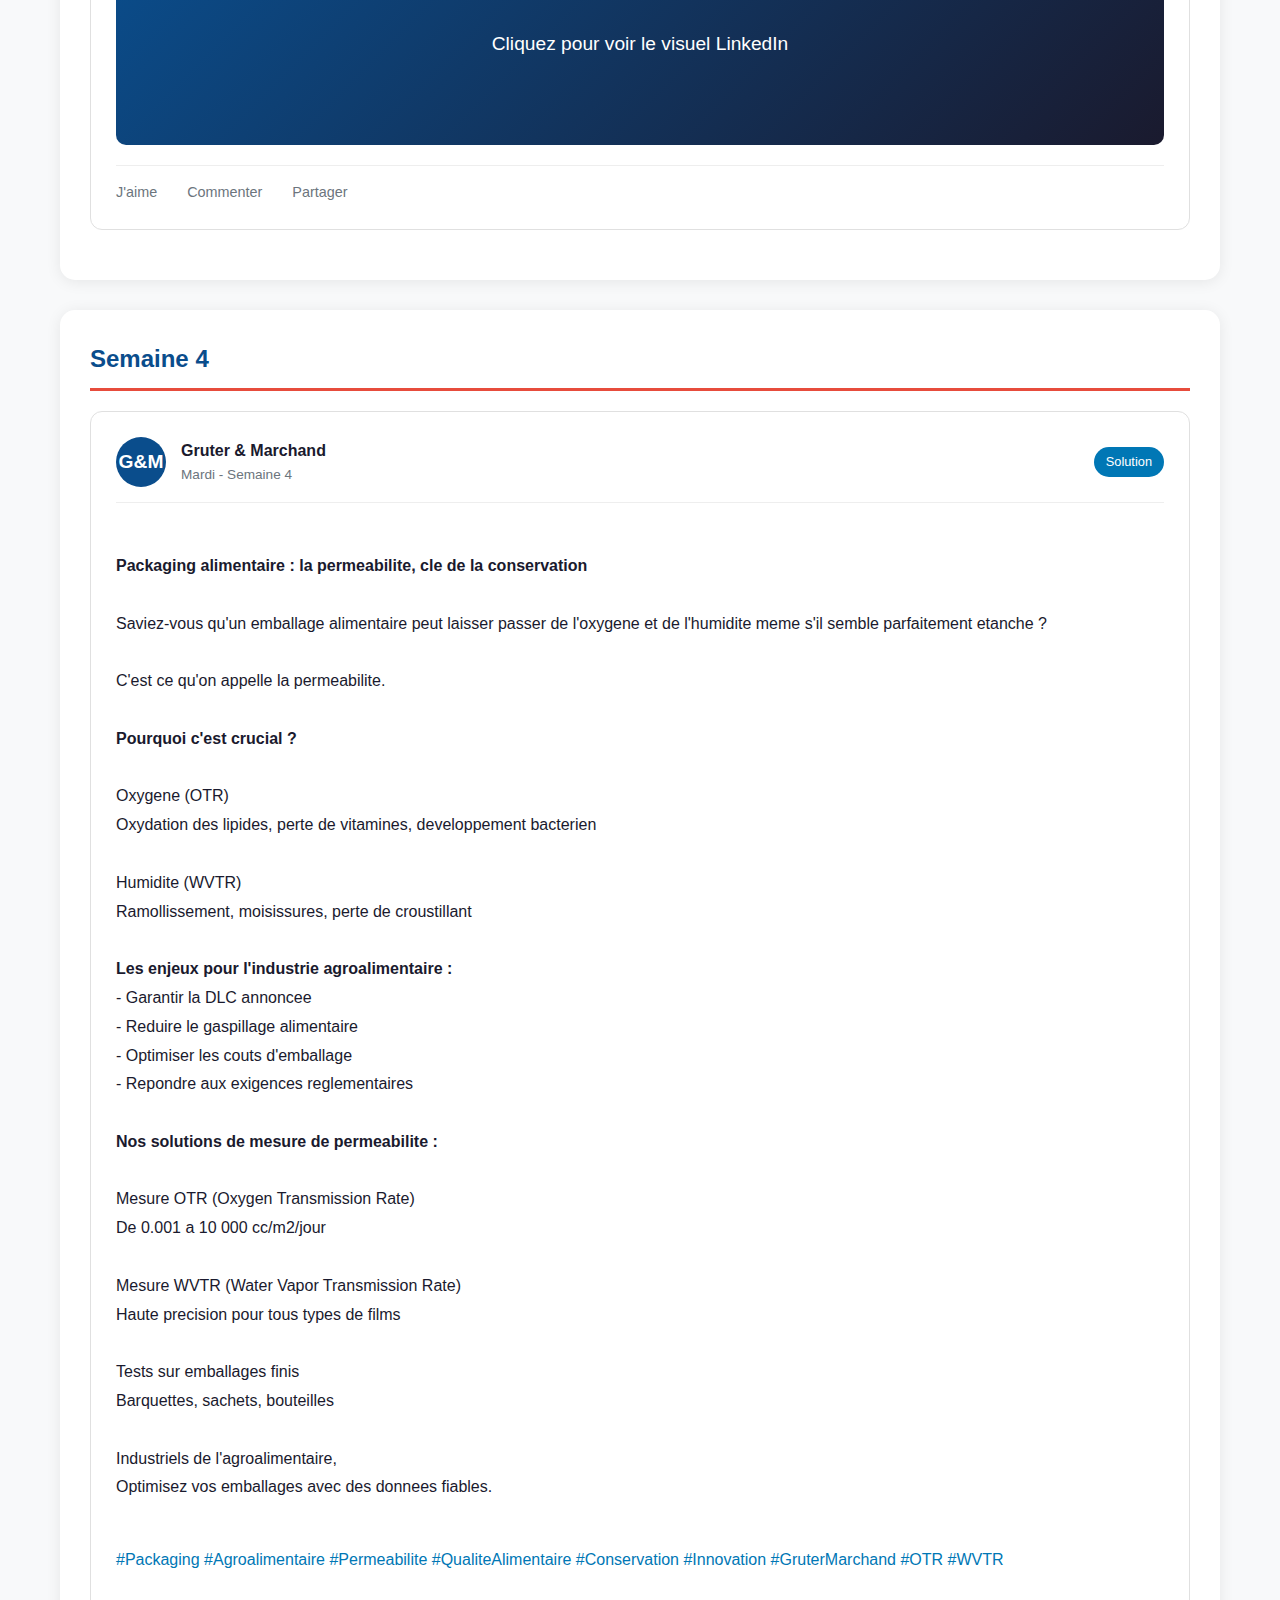
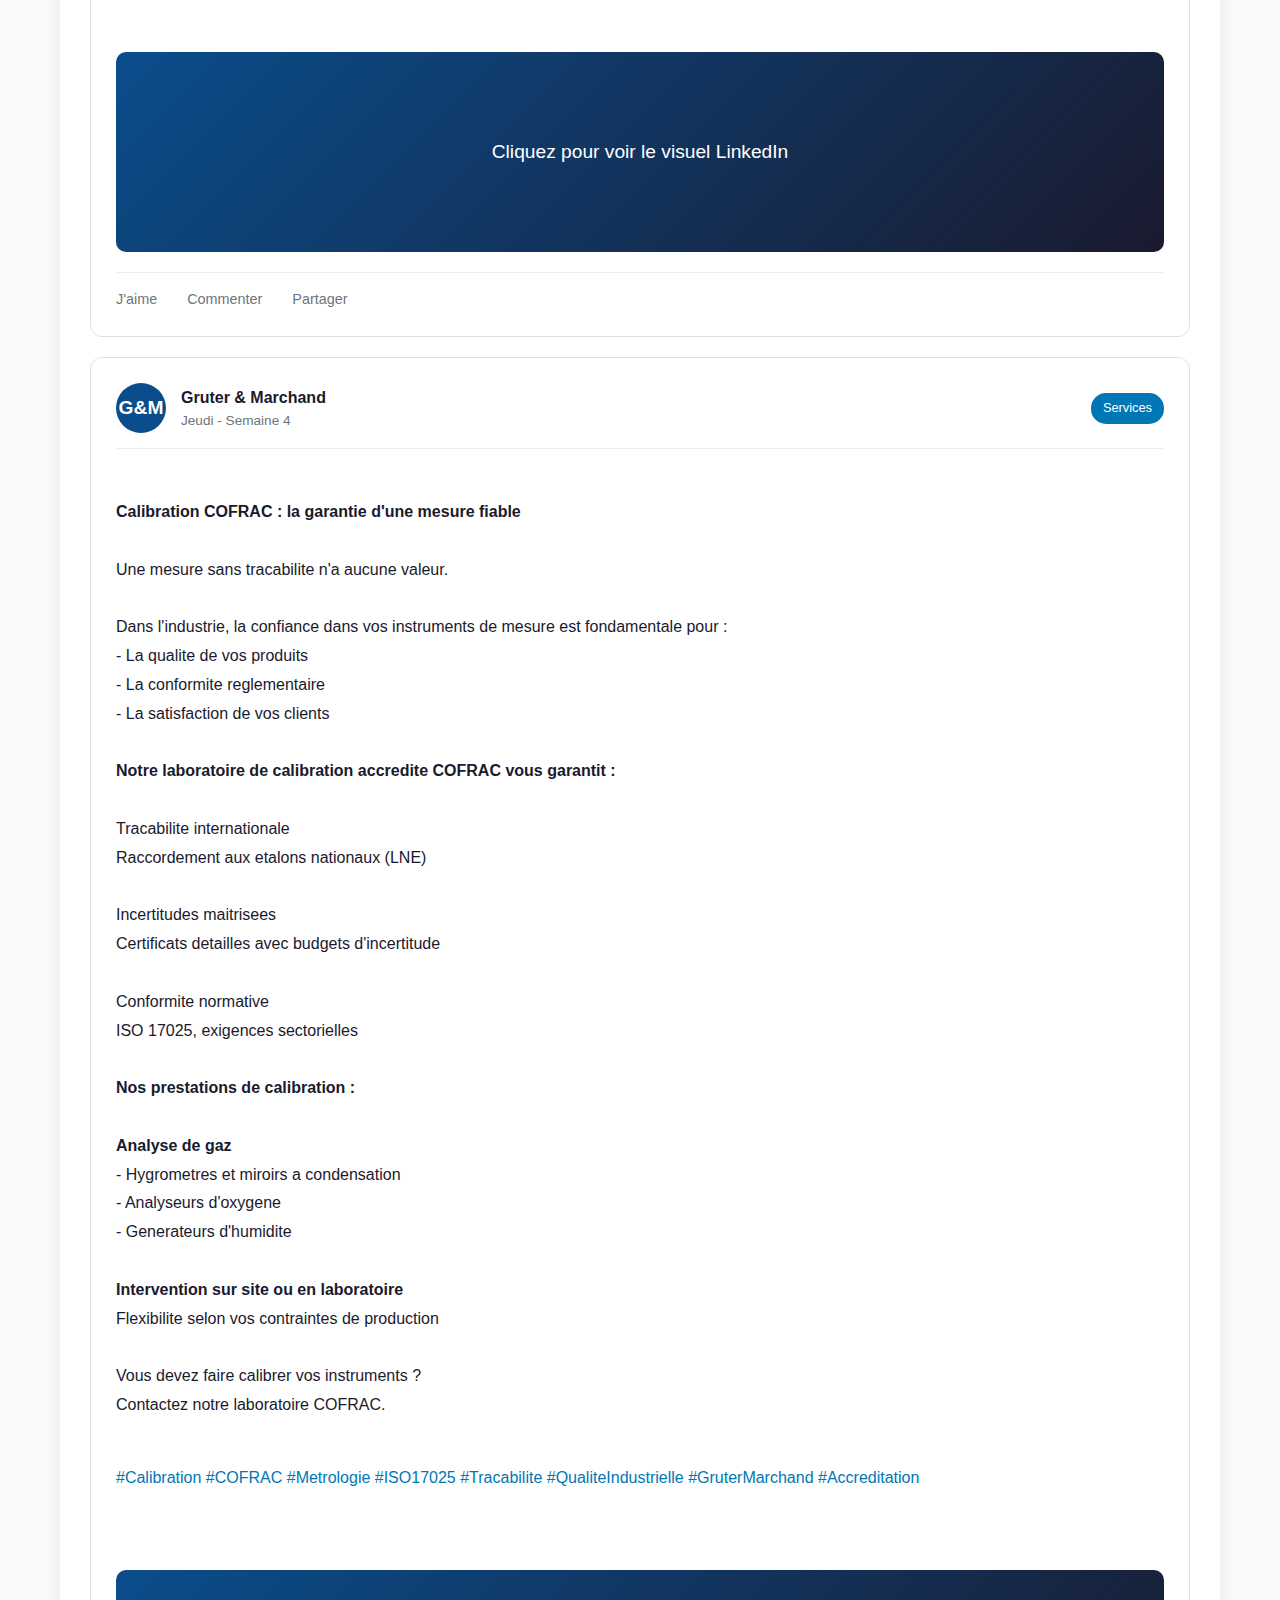
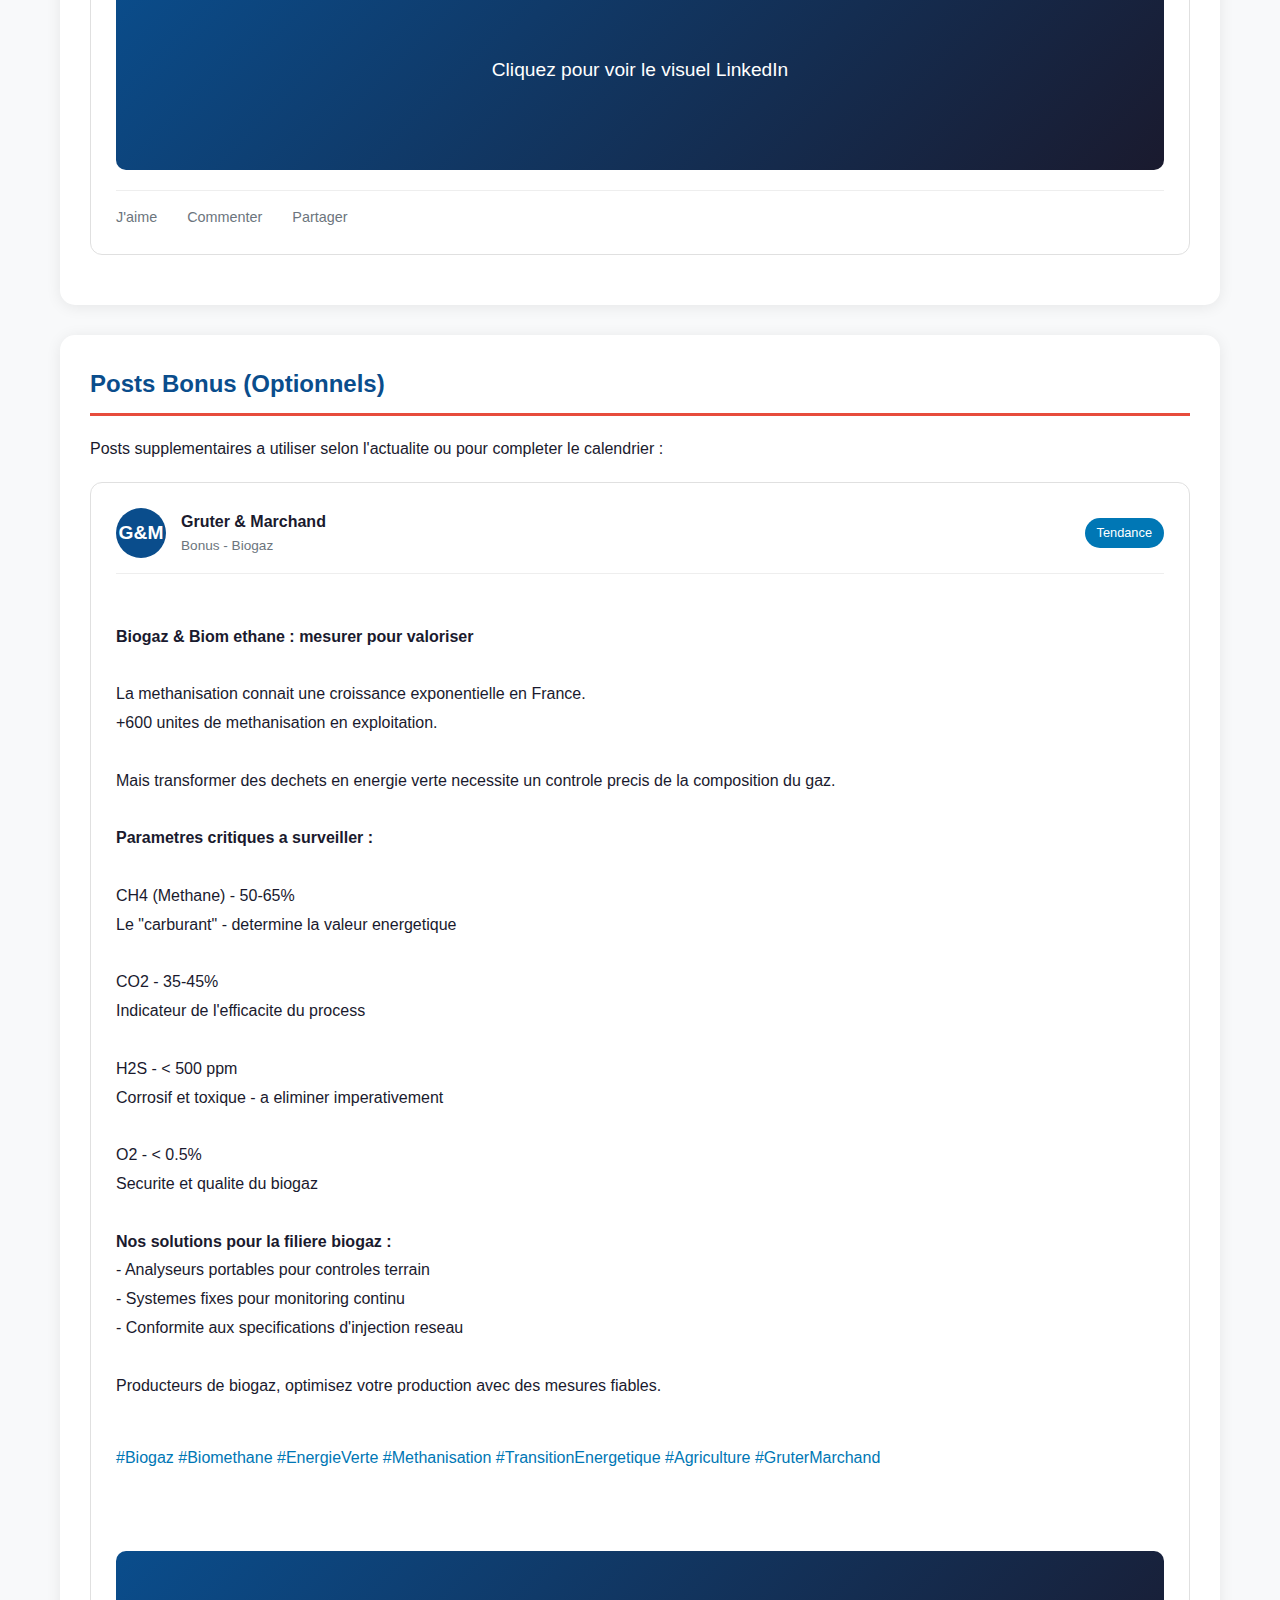
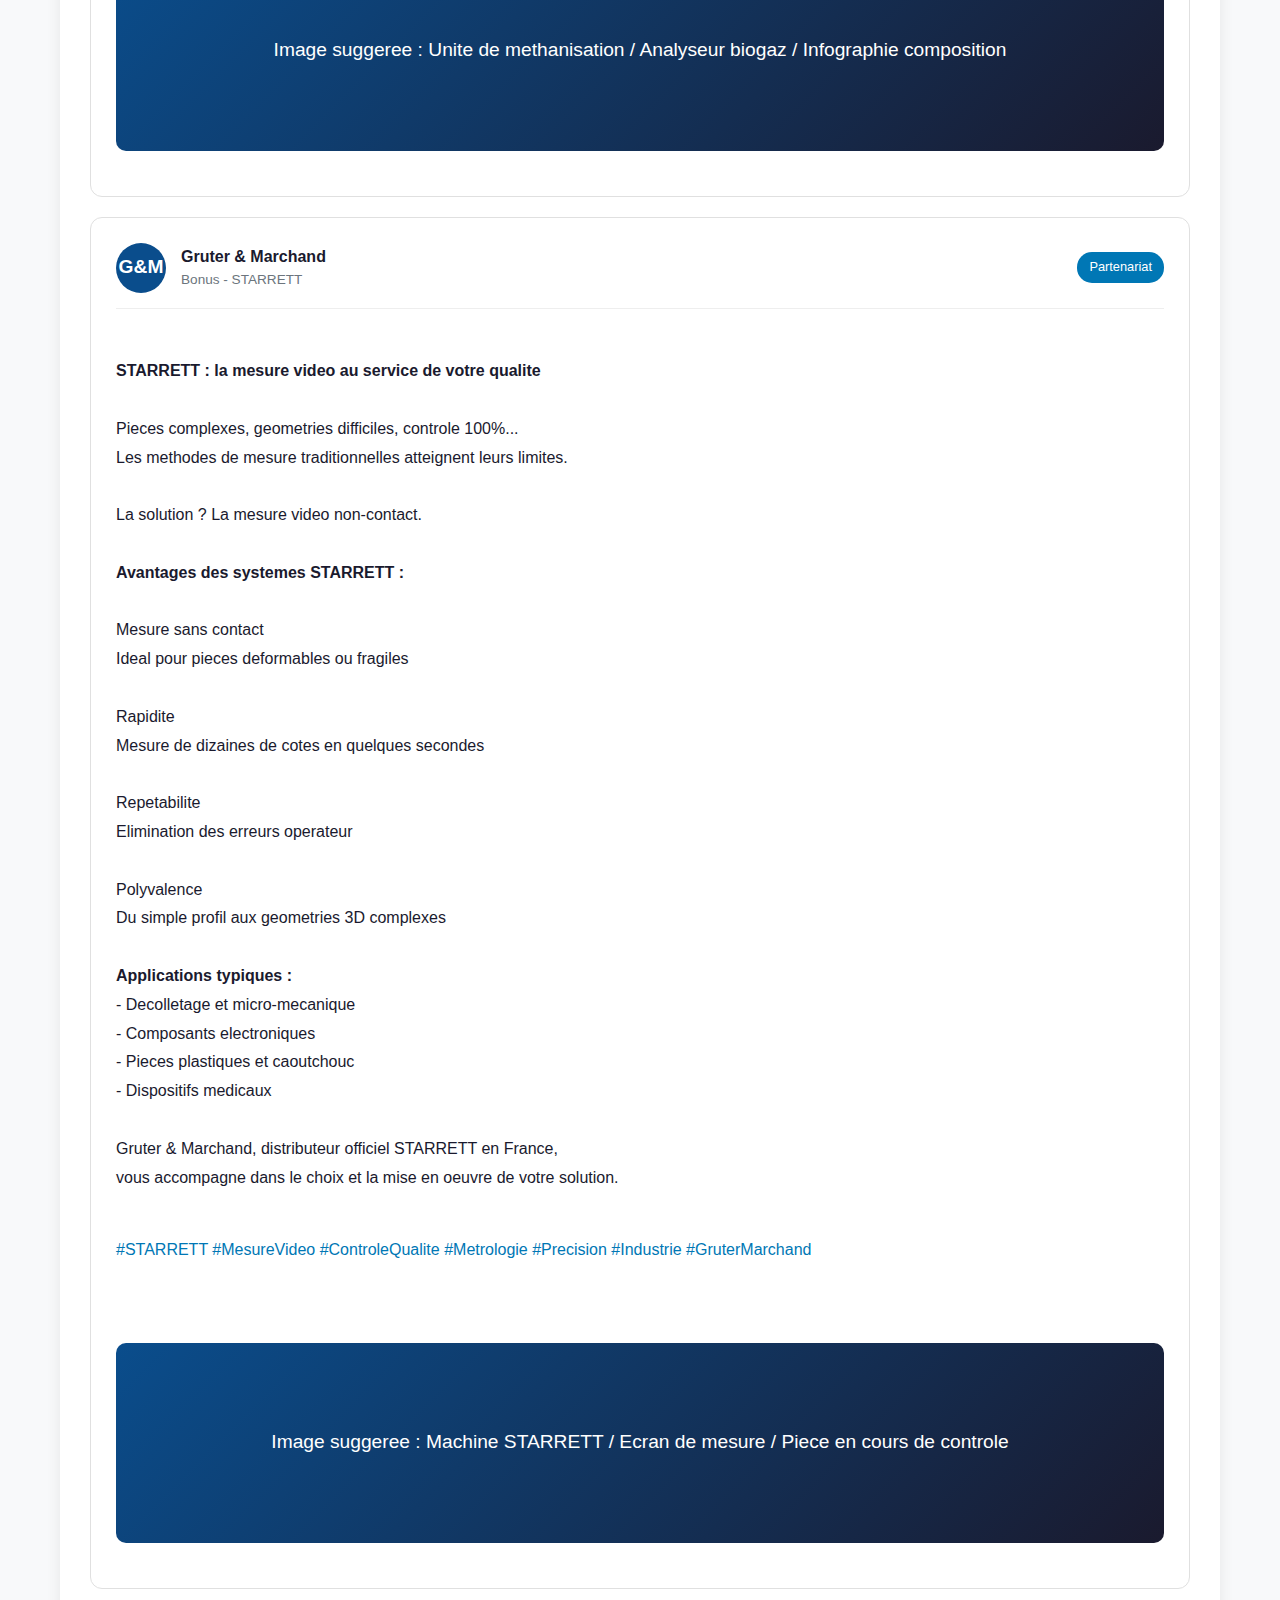
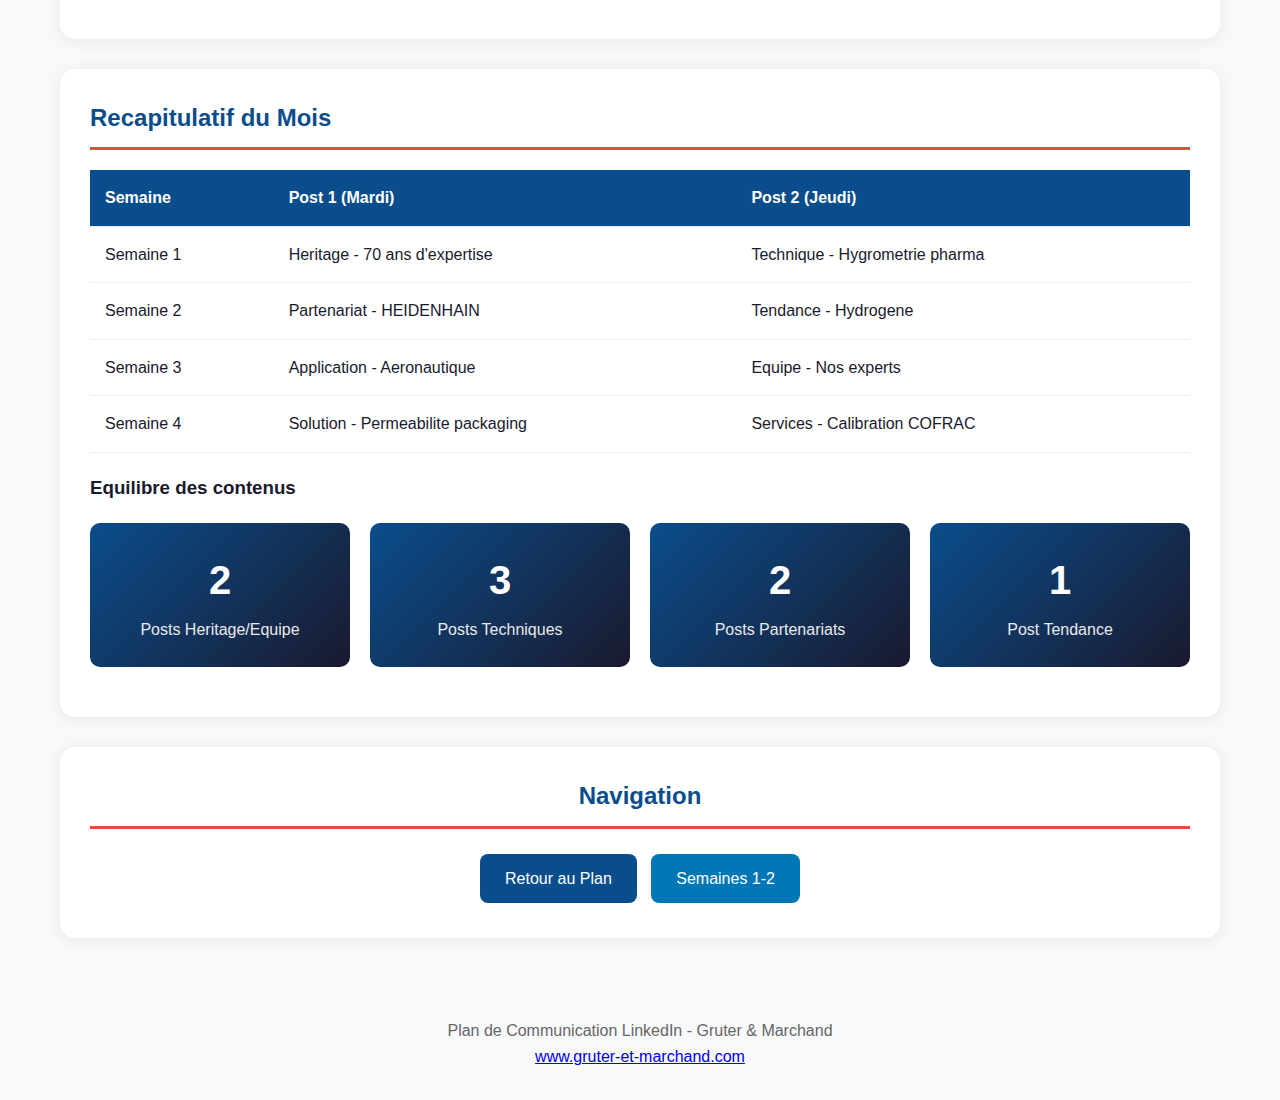
<file: posts-semaine-3-4.html>
<!DOCTYPE html>
<html lang="fr">
<head>
    <meta charset="UTF-8">
    <meta name="viewport" content="width=device-width, initial-scale=1.0">
    <title>Posts LinkedIn Semaines 3-4 - Gruter & Marchand</title>
    <link rel="stylesheet" href="styles.css">
</head>
<body>
    <header>
        <h1>Posts LinkedIn</h1>
        <p class="tagline">Semaines 3 & 4</p>
        <span class="year-badge">Gruter & Marchand</span>
    </header>

    <div class="container">
        <nav>
            <ul>
                <li><a href="plan-communication.html">Plan Global</a></li>
                <li><a href="posts-semaine-1-2.html">Semaines 1-2</a></li>
                <li><a href="#semaine3">Semaine 3</a></li>
                <li><a href="#semaine4">Semaine 4</a></li>
                <li><a href="images/index.html" style="background:#ffab00;color:#32373c;">Visuels</a></li>
            </ul>
        </nav>

        <!-- SEMAINE 3 -->
        <section id="semaine3">
            <h2>Semaine 3</h2>

            <!-- Post 5 -->
            <div class="post-card">
                <div class="post-header">
                    <div class="post-avatar">G&M</div>
                    <div class="post-meta">
                        <div class="company-name">Gruter & Marchand</div>
                        <div class="post-date">Mardi - Semaine 3</div>
                    </div>
                    <span class="post-type">Application</span>
                </div>

                <div class="post-content">
<strong>Aeronautique : quand chaque micron compte</strong>

Dans l'industrie aeronautique, la precision n'est pas une option.
C'est une exigence vitale.

Un ecart de quelques microns sur une piece critique peut compromettre la securite de milliers de passagers.

<strong>Les defis de la metrologie aeronautique :</strong>

Tolerances extremes
Pieces complexes avec tolerances de l'ordre du micron

Tracabilite totale
Documentation complete pour chaque mesure

Environnements contraints
Mesures en atelier et sur site

<strong>Nos solutions pour l'aeronautique :</strong>

<strong>Mesure dimensionnelle</strong>
- Systemes HEIDENHAIN pour machines-outils haute precision
- Machines de mesure video STARRETT
- Controle de surface DIAVITE

<strong>Analyse de gaz</strong>
- Controle d'atmospheres protegees (soudage, traitement thermique)
- Mesure de permeabilite des composites

Airbus, Safran, Dassault...
Les leaders de l'aeronautique nous font confiance.

Et vous ?

<span class="hashtags">#Aeronautique #Aerospace #Metrologie #Precision #QualiteAero #Industrie #GruterMarchand #MadeInFrance</span>
                </div>

                <div class="post-image-placeholder">
                    <a href="images/05-aeronautique.html" target="_blank" style="color:white;text-decoration:none;">Cliquez pour voir le visuel LinkedIn</a>
                </div>

                <div class="post-engagement">
                    <span>J'aime</span>
                    <span>Commenter</span>
                    <span>Partager</span>
                </div>
            </div>

            <!-- Post 6 -->
            <div class="post-card">
                <div class="post-header">
                    <div class="post-avatar">G&M</div>
                    <div class="post-meta">
                        <div class="company-name">Gruter & Marchand</div>
                        <div class="post-date">Jeudi - Semaine 3</div>
                    </div>
                    <span class="post-type">Equipe</span>
                </div>

                <div class="post-content">
<strong>Derriere chaque solution, une equipe d'experts</strong>

Chez Gruter & Marchand, nous croyons que la technologie seule ne suffit pas.

C'est l'expertise humaine qui fait la difference.

<strong>Notre force ?</strong>

<strong>4 agences regionales</strong>
Pour etre toujours proches de vous, partout en France

<strong>Des specialistes dedies</strong>
Analyse de gaz ET mesure dimensionnelle - deux expertises, une seule equipe

<strong>Un accompagnement complet</strong>
Du conseil a l'installation, de la formation a la maintenance

<strong>Ce que nos clients apprecient :</strong>

"Reactivite et competence technique remarquables"

"Un partenaire qui comprend nos enjeux industriels"

"Disponibilite et proximite, meme pour les demandes urgentes"

Depuis 1952, notre engagement reste le meme :
Vous apporter des solutions adaptees avec un service de qualite.

Rencontrons-nous pour parler de vos projets.

<span class="hashtags">#Equipe #ExpertiseIndustrielle #ServiceClient #ProximiteClient #GruterMarchand #B2B #Industrie</span>
                </div>

                <div class="post-image-placeholder">
                    <a href="images/06-equipe-experts.html" target="_blank" style="color:white;text-decoration:none;">Cliquez pour voir le visuel LinkedIn</a>
                </div>

                <div class="post-engagement">
                    <span>J'aime</span>
                    <span>Commenter</span>
                    <span>Partager</span>
                </div>
            </div>
        </section>

        <!-- SEMAINE 4 -->
        <section id="semaine4">
            <h2>Semaine 4</h2>

            <!-- Post 7 -->
            <div class="post-card">
                <div class="post-header">
                    <div class="post-avatar">G&M</div>
                    <div class="post-meta">
                        <div class="company-name">Gruter & Marchand</div>
                        <div class="post-date">Mardi - Semaine 4</div>
                    </div>
                    <span class="post-type">Solution</span>
                </div>

                <div class="post-content">
<strong>Packaging alimentaire : la permeabilite, cle de la conservation</strong>

Saviez-vous qu'un emballage alimentaire peut laisser passer de l'oxygene et de l'humidite meme s'il semble parfaitement etanche ?

C'est ce qu'on appelle la permeabilite.

<strong>Pourquoi c'est crucial ?</strong>

Oxygene (OTR)
Oxydation des lipides, perte de vitamines, developpement bacterien

Humidite (WVTR)
Ramollissement, moisissures, perte de croustillant

<strong>Les enjeux pour l'industrie agroalimentaire :</strong>
- Garantir la DLC annoncee
- Reduire le gaspillage alimentaire
- Optimiser les couts d'emballage
- Repondre aux exigences reglementaires

<strong>Nos solutions de mesure de permeabilite :</strong>

Mesure OTR (Oxygen Transmission Rate)
De 0.001 a 10 000 cc/m2/jour

Mesure WVTR (Water Vapor Transmission Rate)
Haute precision pour tous types de films

Tests sur emballages finis
Barquettes, sachets, bouteilles

Industriels de l'agroalimentaire,
Optimisez vos emballages avec des donnees fiables.

<span class="hashtags">#Packaging #Agroalimentaire #Permeabilite #QualiteAlimentaire #Conservation #Innovation #GruterMarchand #OTR #WVTR</span>
                </div>

                <div class="post-image-placeholder">
                    <a href="images/07-packaging-permeabilite.html" target="_blank" style="color:white;text-decoration:none;">Cliquez pour voir le visuel LinkedIn</a>
                </div>

                <div class="post-engagement">
                    <span>J'aime</span>
                    <span>Commenter</span>
                    <span>Partager</span>
                </div>
            </div>

            <!-- Post 8 -->
            <div class="post-card">
                <div class="post-header">
                    <div class="post-avatar">G&M</div>
                    <div class="post-meta">
                        <div class="company-name">Gruter & Marchand</div>
                        <div class="post-date">Jeudi - Semaine 4</div>
                    </div>
                    <span class="post-type">Services</span>
                </div>

                <div class="post-content">
<strong>Calibration COFRAC : la garantie d'une mesure fiable</strong>

Une mesure sans tracabilite n'a aucune valeur.

Dans l'industrie, la confiance dans vos instruments de mesure est fondamentale pour :
- La qualite de vos produits
- La conformite reglementaire
- La satisfaction de vos clients

<strong>Notre laboratoire de calibration accredite COFRAC vous garantit :</strong>

Tracabilite internationale
Raccordement aux etalons nationaux (LNE)

Incertitudes maitrisees
Certificats detailles avec budgets d'incertitude

Conformite normative
ISO 17025, exigences sectorielles

<strong>Nos prestations de calibration :</strong>

<strong>Analyse de gaz</strong>
- Hygrometres et miroirs a condensation
- Analyseurs d'oxygene
- Generateurs d'humidite

<strong>Intervention sur site ou en laboratoire</strong>
Flexibilite selon vos contraintes de production

Vous devez faire calibrer vos instruments ?
Contactez notre laboratoire COFRAC.

<span class="hashtags">#Calibration #COFRAC #Metrologie #ISO17025 #Tracabilite #QualiteIndustrielle #GruterMarchand #Accreditation</span>
                </div>

                <div class="post-image-placeholder">
                    <a href="images/08-cofrac-calibration.html" target="_blank" style="color:white;text-decoration:none;">Cliquez pour voir le visuel LinkedIn</a>
                </div>

                <div class="post-engagement">
                    <span>J'aime</span>
                    <span>Commenter</span>
                    <span>Partager</span>
                </div>
            </div>
        </section>

        <!-- Bonus Posts -->
        <section>
            <h2>Posts Bonus (Optionnels)</h2>
            <p>Posts supplementaires a utiliser selon l'actualite ou pour completer le calendrier :</p>

            <!-- Bonus Post 1 -->
            <div class="post-card">
                <div class="post-header">
                    <div class="post-avatar">G&M</div>
                    <div class="post-meta">
                        <div class="company-name">Gruter & Marchand</div>
                        <div class="post-date">Bonus - Biogaz</div>
                    </div>
                    <span class="post-type">Tendance</span>
                </div>

                <div class="post-content">
<strong>Biogaz & Biom ethane : mesurer pour valoriser</strong>

La methanisation connait une croissance exponentielle en France.
+600 unites de methanisation en exploitation.

Mais transformer des dechets en energie verte necessite un controle precis de la composition du gaz.

<strong>Parametres critiques a surveiller :</strong>

CH4 (Methane) - 50-65%
Le "carburant" - determine la valeur energetique

CO2 - 35-45%
Indicateur de l'efficacite du process

H2S - < 500 ppm
Corrosif et toxique - a eliminer imperativement

O2 - < 0.5%
Securite et qualite du biogaz

<strong>Nos solutions pour la filiere biogaz :</strong>
- Analyseurs portables pour controles terrain
- Systemes fixes pour monitoring continu
- Conformite aux specifications d'injection reseau

Producteurs de biogaz, optimisez votre production avec des mesures fiables.

<span class="hashtags">#Biogaz #Biomethane #EnergieVerte #Methanisation #TransitionEnergetique #Agriculture #GruterMarchand</span>
                </div>

                <div class="post-image-placeholder">
                    Image suggeree : Unite de methanisation / Analyseur biogaz / Infographie composition
                </div>
            </div>

            <!-- Bonus Post 2 -->
            <div class="post-card">
                <div class="post-header">
                    <div class="post-avatar">G&M</div>
                    <div class="post-meta">
                        <div class="company-name">Gruter & Marchand</div>
                        <div class="post-date">Bonus - STARRETT</div>
                    </div>
                    <span class="post-type">Partenariat</span>
                </div>

                <div class="post-content">
<strong>STARRETT : la mesure video au service de votre qualite</strong>

Pieces complexes, geometries difficiles, controle 100%...
Les methodes de mesure traditionnelles atteignent leurs limites.

La solution ? La mesure video non-contact.

<strong>Avantages des systemes STARRETT :</strong>

Mesure sans contact
Ideal pour pieces deformables ou fragiles

Rapidite
Mesure de dizaines de cotes en quelques secondes

Repetabilite
Elimination des erreurs operateur

Polyvalence
Du simple profil aux geometries 3D complexes

<strong>Applications typiques :</strong>
- Decolletage et micro-mecanique
- Composants electroniques
- Pieces plastiques et caoutchouc
- Dispositifs medicaux

Gruter & Marchand, distributeur officiel STARRETT en France,
vous accompagne dans le choix et la mise en oeuvre de votre solution.

<span class="hashtags">#STARRETT #MesureVideo #ControleQualite #Metrologie #Precision #Industrie #GruterMarchand</span>
                </div>

                <div class="post-image-placeholder">
                    Image suggeree : Machine STARRETT / Ecran de mesure / Piece en cours de controle
                </div>
            </div>
        </section>

        <!-- Monthly Summary -->
        <section>
            <h2>Recapitulatif du Mois</h2>
            <table>
                <tr>
                    <th>Semaine</th>
                    <th>Post 1 (Mardi)</th>
                    <th>Post 2 (Jeudi)</th>
                </tr>
                <tr>
                    <td>Semaine 1</td>
                    <td>Heritage - 70 ans d'expertise</td>
                    <td>Technique - Hygrometrie pharma</td>
                </tr>
                <tr>
                    <td>Semaine 2</td>
                    <td>Partenariat - HEIDENHAIN</td>
                    <td>Tendance - Hydrogene</td>
                </tr>
                <tr>
                    <td>Semaine 3</td>
                    <td>Application - Aeronautique</td>
                    <td>Equipe - Nos experts</td>
                </tr>
                <tr>
                    <td>Semaine 4</td>
                    <td>Solution - Permeabilite packaging</td>
                    <td>Services - Calibration COFRAC</td>
                </tr>
            </table>

            <h3>Equilibre des contenus</h3>
            <div class="stats-grid">
                <div class="stat-card">
                    <div class="number">2</div>
                    <div class="label">Posts Heritage/Equipe</div>
                </div>
                <div class="stat-card">
                    <div class="number">3</div>
                    <div class="label">Posts Techniques</div>
                </div>
                <div class="stat-card">
                    <div class="number">2</div>
                    <div class="label">Posts Partenariats</div>
                </div>
                <div class="stat-card">
                    <div class="number">1</div>
                    <div class="label">Post Tendance</div>
                </div>
            </div>
        </section>

        <!-- Navigation -->
        <section style="text-align: center;">
            <h2>Navigation</h2>
            <a href="plan-communication.html" class="btn">Retour au Plan</a>
            <a href="posts-semaine-1-2.html" class="btn btn-linkedin">Semaines 1-2</a>
        </section>
    </div>

    <footer style="text-align: center; padding: 30px; color: #666;">
        <p>Plan de Communication LinkedIn - Gruter & Marchand</p>
        <p><a href="https://gruter-et-marchand.com" target="_blank">www.gruter-et-marchand.com</a></p>
    </footer>
</body>
</html>
</file>
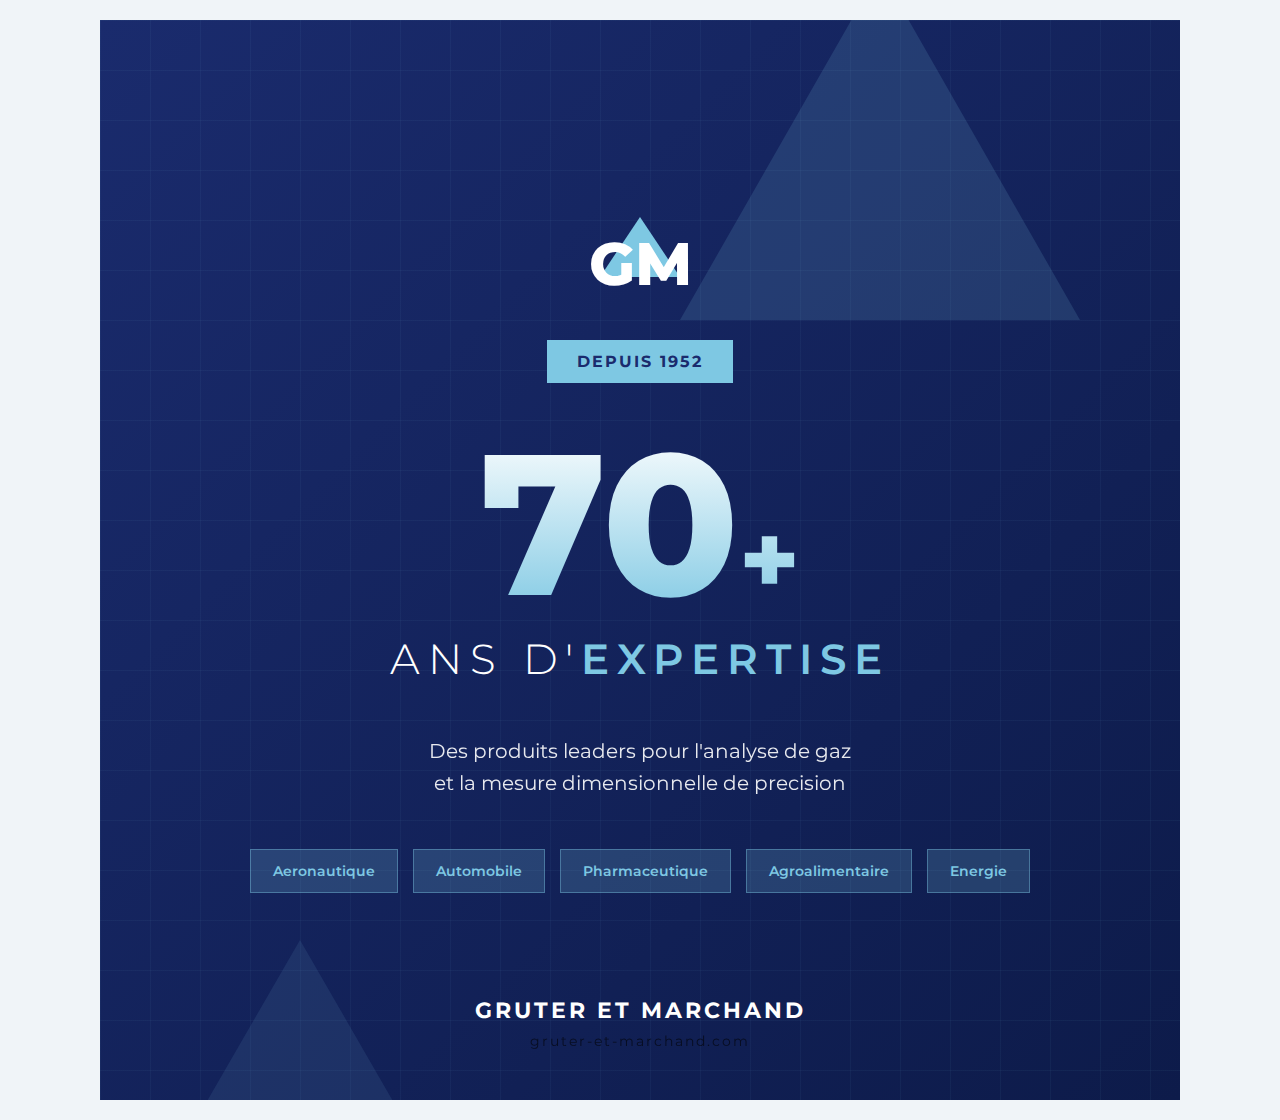
<file: images/01-heritage-70ans.html>
<!DOCTYPE html>
<html lang="fr">
<head>
    <meta charset="UTF-8">
    <title>Gruter & Marchand - 70 Ans d'Expertise</title>
    <link href="https://fonts.googleapis.com/css2?family=Montserrat:wght@300;400;600;700;800&display=swap" rel="stylesheet">
    <style>
        * { margin: 0; padding: 0; box-sizing: border-box; }

        body {
            display: flex;
            justify-content: center;
            align-items: center;
            min-height: 100vh;
            background: #f0f4f8;
            padding: 20px;
        }

        .linkedin-post {
            width: 1080px;
            height: 1080px;
            background: linear-gradient(135deg, #1a2b6d 0%, #0d1b4a 100%);
            position: relative;
            overflow: hidden;
            font-family: 'Montserrat', sans-serif;
        }

        /* Light blue triangle decoration (like logo) */
        .triangle-deco {
            position: absolute;
            width: 0;
            height: 0;
            border-style: solid;
        }

        .triangle-1 {
            border-width: 0 200px 350px 200px;
            border-color: transparent transparent rgba(126, 200, 227, 0.15) transparent;
            top: -50px;
            right: 100px;
        }

        .triangle-2 {
            border-width: 0 150px 260px 150px;
            border-color: transparent transparent rgba(126, 200, 227, 0.1) transparent;
            bottom: -100px;
            left: 50px;
        }

        /* Grid pattern */
        .grid-pattern {
            position: absolute;
            top: 0;
            left: 0;
            right: 0;
            bottom: 0;
            background-image:
                linear-gradient(rgba(126, 200, 227, 0.05) 1px, transparent 1px),
                linear-gradient(90deg, rgba(126, 200, 227, 0.05) 1px, transparent 1px);
            background-size: 50px 50px;
        }

        .content {
            position: relative;
            z-index: 10;
            height: 100%;
            display: flex;
            flex-direction: column;
            justify-content: center;
            align-items: center;
            padding: 80px;
            text-align: center;
            color: white;
        }

        /* Logo */
        .logo {
            margin-bottom: 40px;
        }

        .logo img {
            height: 100px;
            filter: brightness(0) invert(1);
        }

        .logo-gm {
            font-size: 60px;
            font-weight: 800;
            color: white;
            position: relative;
        }

        .logo-gm::before {
            content: '';
            position: absolute;
            top: -10px;
            left: 50%;
            transform: translateX(-50%);
            width: 0;
            height: 0;
            border-left: 40px solid transparent;
            border-right: 40px solid transparent;
            border-bottom: 60px solid #7ec8e3;
            z-index: -1;
        }

        .badge {
            background: #7ec8e3;
            color: #1a2b6d;
            padding: 12px 30px;
            font-size: 16px;
            font-weight: 700;
            letter-spacing: 2px;
            text-transform: uppercase;
            margin-bottom: 40px;
        }

        .main-number {
            font-size: 200px;
            font-weight: 800;
            background: linear-gradient(180deg, #ffffff 0%, #7ec8e3 100%);
            -webkit-background-clip: text;
            -webkit-text-fill-color: transparent;
            background-clip: text;
            line-height: 1;
            margin-bottom: 10px;
        }

        .main-text {
            font-size: 42px;
            font-weight: 300;
            letter-spacing: 8px;
            text-transform: uppercase;
            margin-bottom: 50px;
        }

        .highlight {
            color: #7ec8e3;
            font-weight: 600;
        }

        .tagline {
            font-size: 20px;
            font-weight: 400;
            opacity: 0.9;
            max-width: 700px;
            line-height: 1.6;
            margin-bottom: 50px;
        }

        .sectors {
            display: flex;
            gap: 15px;
            flex-wrap: wrap;
            justify-content: center;
        }

        .sector {
            background: rgba(126, 200, 227, 0.2);
            padding: 12px 22px;
            font-size: 14px;
            font-weight: 600;
            border: 1px solid rgba(126, 200, 227, 0.4);
            color: #7ec8e3;
        }

        .footer-area {
            position: absolute;
            bottom: 50px;
            left: 0;
            right: 0;
            text-align: center;
        }

        .company-name {
            font-size: 22px;
            font-weight: 700;
            letter-spacing: 3px;
            color: white;
        }

        .website {
            font-size: 14px;
            opacity: 0.6;
            letter-spacing: 2px;
            margin-top: 8px;
        }
    </style>
</head>
<body>
    <div class="linkedin-post">
        <div class="grid-pattern"></div>
        <div class="triangle-deco triangle-1"></div>
        <div class="triangle-deco triangle-2"></div>

        <div class="content">
            <div class="logo">
                <div class="logo-gm">GM</div>
            </div>

            <div class="badge">Depuis 1952</div>

            <div class="main-number">70<span style="font-size: 100px;">+</span></div>
            <div class="main-text">Ans d'<span class="highlight">Expertise</span></div>

            <p class="tagline">
                Des produits leaders pour l'analyse de gaz<br>
                et la mesure dimensionnelle de precision
            </p>

            <div class="sectors">
                <div class="sector">Aeronautique</div>
                <div class="sector">Automobile</div>
                <div class="sector">Pharmaceutique</div>
                <div class="sector">Agroalimentaire</div>
                <div class="sector">Energie</div>
            </div>
        </div>

        <div class="footer-area">
            <div class="company-name">GRUTER ET MARCHAND</div>
            <div class="website">gruter-et-marchand.com</div>
        </div>
    </div>
</body>
</html>
</file>
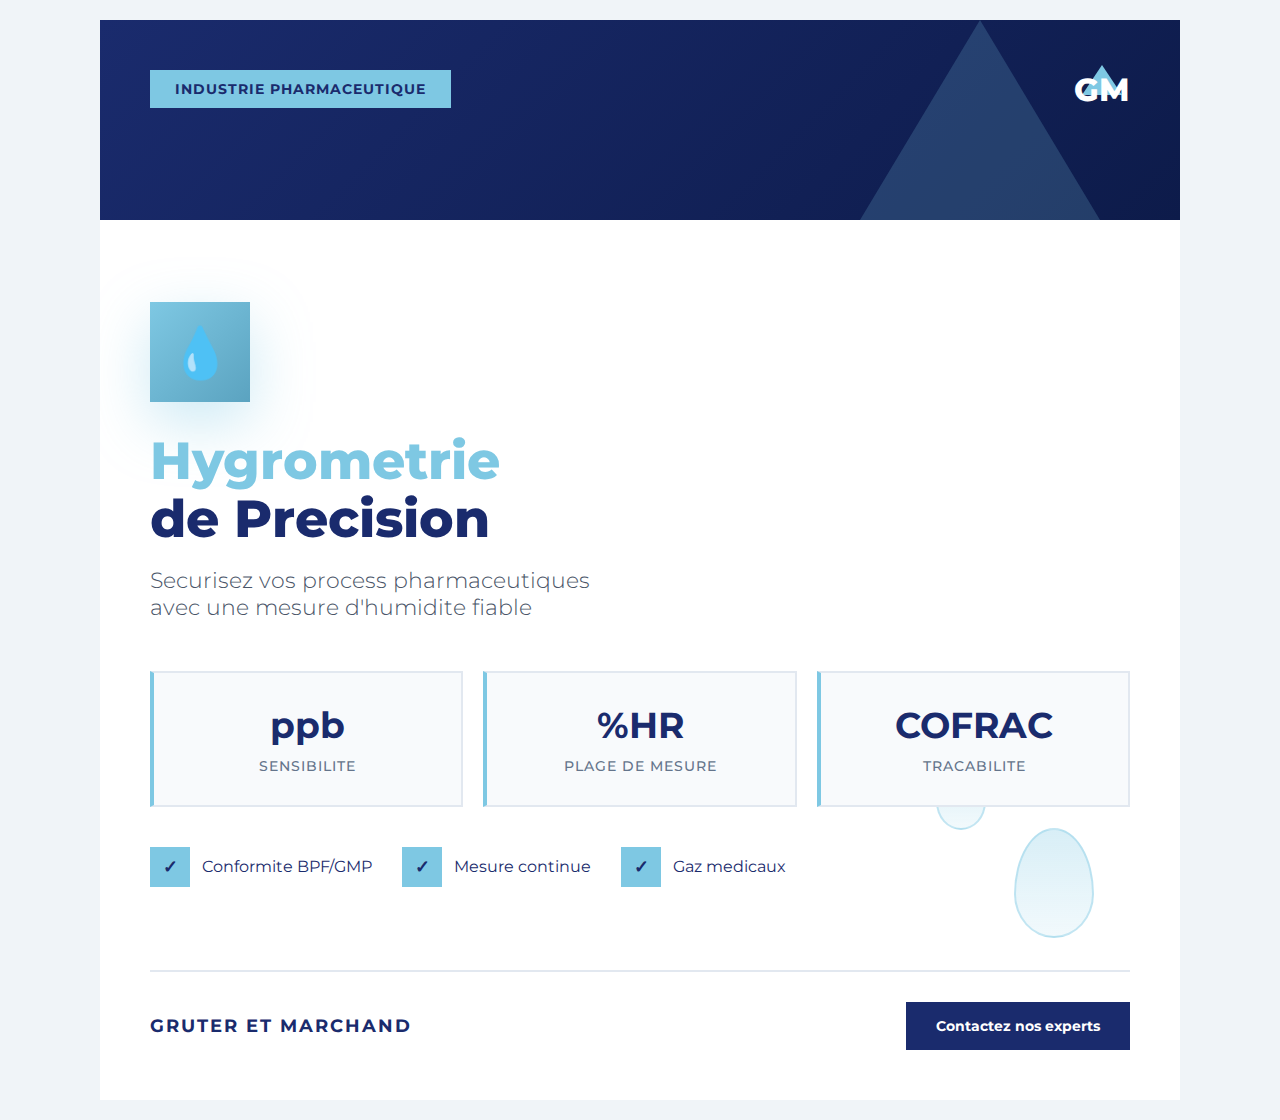
<file: images/02-hygrometrie-pharma.html>
<!DOCTYPE html>
<html lang="fr">
<head>
    <meta charset="UTF-8">
    <title>Hygrometrie Pharmaceutique</title>
    <link href="https://fonts.googleapis.com/css2?family=Montserrat:wght@300;400;600;700;800&display=swap" rel="stylesheet">
    <style>
        * { margin: 0; padding: 0; box-sizing: border-box; }

        body {
            display: flex;
            justify-content: center;
            align-items: center;
            min-height: 100vh;
            background: #f0f4f8;
            padding: 20px;
        }

        .linkedin-post {
            width: 1080px;
            height: 1080px;
            background: #ffffff;
            position: relative;
            overflow: hidden;
            font-family: 'Montserrat', sans-serif;
        }

        /* Blue header bar */
        .header-bar {
            position: absolute;
            top: 0;
            left: 0;
            right: 0;
            height: 200px;
            background: linear-gradient(135deg, #1a2b6d 0%, #0d1b4a 100%);
        }

        /* Triangle decoration */
        .triangle-deco {
            position: absolute;
            width: 0;
            height: 0;
            border-style: solid;
            border-width: 0 120px 200px 120px;
            border-color: transparent transparent rgba(126, 200, 227, 0.2) transparent;
            top: 0;
            right: 80px;
        }

        /* Droplet decoration */
        .droplet {
            position: absolute;
            width: 80px;
            height: 110px;
            background: linear-gradient(180deg, rgba(126, 200, 227, 0.3) 0%, rgba(126, 200, 227, 0.1) 100%);
            border-radius: 50% 50% 50% 50% / 60% 60% 40% 40%;
            border: 2px solid rgba(126, 200, 227, 0.4);
        }

        .droplet-1 { bottom: 15%; right: 8%; }
        .droplet-2 { bottom: 25%; right: 18%; width: 50px; height: 70px; }

        .content {
            position: relative;
            z-index: 10;
            height: 100%;
            display: flex;
            flex-direction: column;
            padding: 50px;
        }

        .header {
            display: flex;
            justify-content: space-between;
            align-items: flex-start;
            margin-bottom: 30px;
            color: white;
        }

        .badge {
            background: #7ec8e3;
            color: #1a2b6d;
            padding: 10px 25px;
            font-size: 14px;
            font-weight: 700;
            letter-spacing: 1px;
            text-transform: uppercase;
        }

        .logo-small {
            text-align: right;
        }

        .logo-gm {
            font-size: 32px;
            font-weight: 800;
            position: relative;
            display: inline-block;
        }

        .logo-gm::before {
            content: '';
            position: absolute;
            top: -5px;
            left: 50%;
            transform: translateX(-50%);
            width: 0;
            height: 0;
            border-left: 20px solid transparent;
            border-right: 20px solid transparent;
            border-bottom: 30px solid #7ec8e3;
            z-index: -1;
        }

        .main-content {
            flex: 1;
            display: flex;
            flex-direction: column;
            justify-content: center;
            padding-top: 80px;
            color: #1a2b6d;
        }

        .icon-area {
            margin-bottom: 30px;
        }

        .humidity-icon {
            width: 100px;
            height: 100px;
            background: linear-gradient(135deg, #7ec8e3 0%, #5ba3c0 100%);
            display: flex;
            align-items: center;
            justify-content: center;
            font-size: 50px;
            box-shadow: 0 20px 60px rgba(126, 200, 227, 0.4);
        }

        .title {
            font-size: 52px;
            font-weight: 800;
            line-height: 1.1;
            margin-bottom: 20px;
        }

        .title .highlight {
            color: #7ec8e3;
        }

        .subtitle {
            font-size: 22px;
            font-weight: 300;
            color: #4a5568;
            margin-bottom: 50px;
        }

        .metrics-grid {
            display: grid;
            grid-template-columns: repeat(3, 1fr);
            gap: 20px;
            margin-bottom: 40px;
        }

        .metric-card {
            background: #f8fafc;
            padding: 30px;
            text-align: center;
            border: 2px solid #e2e8f0;
            border-left: 4px solid #7ec8e3;
        }

        .metric-value {
            font-size: 36px;
            font-weight: 700;
            color: #1a2b6d;
            margin-bottom: 10px;
        }

        .metric-label {
            font-size: 14px;
            font-weight: 500;
            color: #64748b;
            text-transform: uppercase;
            letter-spacing: 1px;
        }

        .features {
            display: flex;
            gap: 30px;
        }

        .feature {
            display: flex;
            align-items: center;
            gap: 12px;
            font-size: 16px;
            color: #1a2b6d;
        }

        .feature-icon {
            width: 40px;
            height: 40px;
            background: #7ec8e3;
            display: flex;
            align-items: center;
            justify-content: center;
            color: #1a2b6d;
            font-size: 18px;
            font-weight: bold;
        }

        .footer {
            display: flex;
            justify-content: space-between;
            align-items: center;
            padding-top: 30px;
            border-top: 2px solid #e2e8f0;
        }

        .company-name {
            font-size: 18px;
            font-weight: 700;
            letter-spacing: 2px;
            color: #1a2b6d;
        }

        .cta {
            background: #1a2b6d;
            color: white;
            padding: 15px 30px;
            font-weight: 700;
            font-size: 14px;
        }
    </style>
</head>
<body>
    <div class="linkedin-post">
        <div class="header-bar"></div>
        <div class="triangle-deco"></div>
        <div class="droplet droplet-1"></div>
        <div class="droplet droplet-2"></div>

        <div class="content">
            <div class="header">
                <div class="badge">Industrie Pharmaceutique</div>
                <div class="logo-small">
                    <div class="logo-gm">GM</div>
                </div>
            </div>

            <div class="main-content">
                <div class="icon-area">
                    <div class="humidity-icon">💧</div>
                </div>

                <h1 class="title">
                    <span class="highlight">Hygrometrie</span><br>
                    de Precision
                </h1>

                <p class="subtitle">
                    Securisez vos process pharmaceutiques<br>
                    avec une mesure d'humidite fiable
                </p>

                <div class="metrics-grid">
                    <div class="metric-card">
                        <div class="metric-value">ppb</div>
                        <div class="metric-label">Sensibilite</div>
                    </div>
                    <div class="metric-card">
                        <div class="metric-value">%HR</div>
                        <div class="metric-label">Plage de mesure</div>
                    </div>
                    <div class="metric-card">
                        <div class="metric-value">COFRAC</div>
                        <div class="metric-label">Tracabilite</div>
                    </div>
                </div>

                <div class="features">
                    <div class="feature">
                        <div class="feature-icon">✓</div>
                        <span>Conformite BPF/GMP</span>
                    </div>
                    <div class="feature">
                        <div class="feature-icon">✓</div>
                        <span>Mesure continue</span>
                    </div>
                    <div class="feature">
                        <div class="feature-icon">✓</div>
                        <span>Gaz medicaux</span>
                    </div>
                </div>
            </div>

            <div class="footer">
                <div class="company-name">GRUTER ET MARCHAND</div>
                <div class="cta">Contactez nos experts</div>
            </div>
        </div>
    </div>
</body>
</html>
</file>
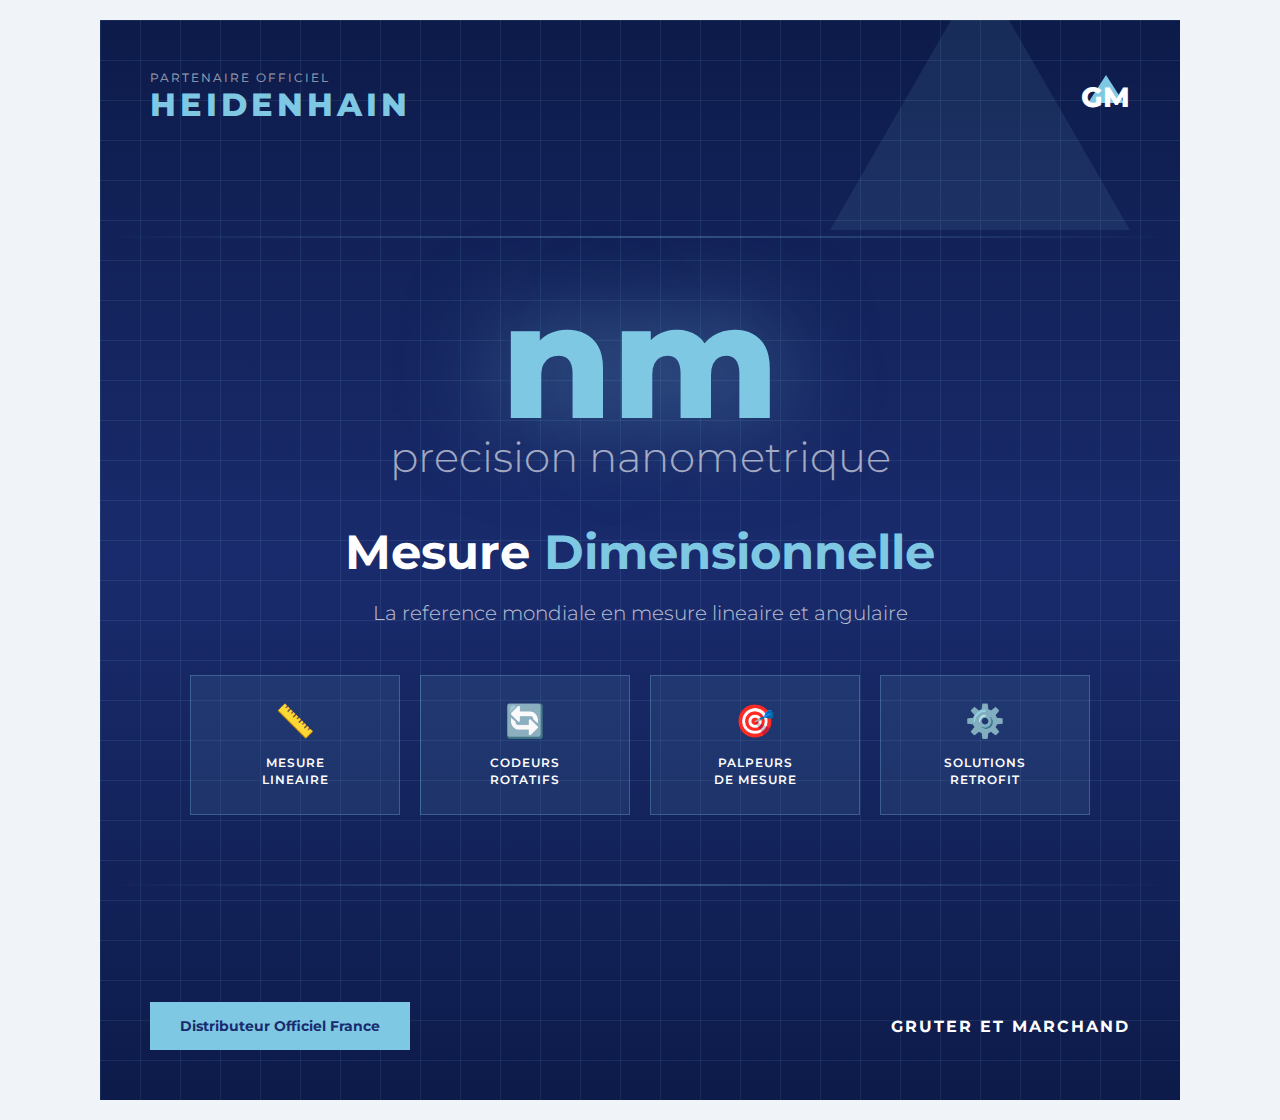
<file: images/03-heidenhain-precision.html>
<!DOCTYPE html>
<html lang="fr">
<head>
    <meta charset="UTF-8">
    <title>HEIDENHAIN - Precision Absolue</title>
    <link href="https://fonts.googleapis.com/css2?family=Montserrat:wght@300;400;600;700;800&display=swap" rel="stylesheet">
    <style>
        * { margin: 0; padding: 0; box-sizing: border-box; }

        body {
            display: flex;
            justify-content: center;
            align-items: center;
            min-height: 100vh;
            background: #f0f4f8;
            padding: 20px;
        }

        .linkedin-post {
            width: 1080px;
            height: 1080px;
            background: linear-gradient(180deg, #0d1b4a 0%, #1a2b6d 50%, #0d1b4a 100%);
            position: relative;
            overflow: hidden;
            font-family: 'Montserrat', sans-serif;
        }

        /* Technical grid */
        .tech-grid {
            position: absolute;
            top: 0;
            left: 0;
            right: 0;
            bottom: 0;
            background-image:
                linear-gradient(rgba(126, 200, 227, 0.1) 1px, transparent 1px),
                linear-gradient(90deg, rgba(126, 200, 227, 0.1) 1px, transparent 1px);
            background-size: 40px 40px;
        }

        /* Measurement lines */
        .measure-line {
            position: absolute;
            height: 2px;
            background: linear-gradient(90deg, transparent 0%, #7ec8e3 50%, transparent 100%);
            opacity: 0.3;
        }

        .measure-line-1 { top: 20%; left: 0; right: 0; }
        .measure-line-2 { top: 80%; left: 0; right: 0; }

        /* Triangle decoration */
        .triangle-deco {
            position: absolute;
            width: 0;
            height: 0;
            border-style: solid;
            border-width: 0 150px 260px 150px;
            border-color: transparent transparent rgba(126, 200, 227, 0.1) transparent;
            top: -50px;
            right: 50px;
        }

        .content {
            position: relative;
            z-index: 10;
            height: 100%;
            display: flex;
            flex-direction: column;
            padding: 50px;
            color: white;
        }

        .header {
            display: flex;
            justify-content: space-between;
            align-items: center;
        }

        .partner-badge {
            display: flex;
            align-items: center;
            gap: 15px;
        }

        .partner-label {
            font-size: 12px;
            text-transform: uppercase;
            letter-spacing: 2px;
            opacity: 0.6;
        }

        .partner-name {
            font-size: 32px;
            font-weight: 800;
            color: #7ec8e3;
            letter-spacing: 4px;
        }

        .logo-gm {
            font-size: 28px;
            font-weight: 800;
            position: relative;
            display: inline-block;
        }

        .logo-gm::before {
            content: '';
            position: absolute;
            top: -5px;
            left: 50%;
            transform: translateX(-50%);
            width: 0;
            height: 0;
            border-left: 18px solid transparent;
            border-right: 18px solid transparent;
            border-bottom: 28px solid #7ec8e3;
            z-index: -1;
        }

        .main-content {
            flex: 1;
            display: flex;
            flex-direction: column;
            justify-content: center;
            align-items: center;
            text-align: center;
        }

        .precision-display {
            margin-bottom: 40px;
        }

        .precision-value {
            font-size: 160px;
            font-weight: 800;
            color: #7ec8e3;
            line-height: 1;
            text-shadow: 0 0 100px rgba(126, 200, 227, 0.5);
        }

        .precision-unit {
            font-size: 42px;
            font-weight: 300;
            color: rgba(255,255,255,0.6);
            margin-top: -10px;
        }

        .title {
            font-size: 48px;
            font-weight: 700;
            margin-bottom: 20px;
        }

        .title .highlight {
            color: #7ec8e3;
        }

        .subtitle {
            font-size: 20px;
            font-weight: 300;
            opacity: 0.7;
            margin-bottom: 50px;
        }

        .products-grid {
            display: grid;
            grid-template-columns: repeat(4, 1fr);
            gap: 20px;
            width: 100%;
            max-width: 900px;
        }

        .product-card {
            background: rgba(126, 200, 227, 0.1);
            border: 1px solid rgba(126, 200, 227, 0.3);
            padding: 25px 15px;
            text-align: center;
        }

        .product-icon {
            font-size: 32px;
            margin-bottom: 15px;
        }

        .product-name {
            font-size: 12px;
            font-weight: 600;
            text-transform: uppercase;
            letter-spacing: 1px;
            line-height: 1.4;
        }

        .footer {
            display: flex;
            justify-content: space-between;
            align-items: center;
            padding-top: 30px;
        }

        .distributor-badge {
            background: #7ec8e3;
            color: #1a2b6d;
            padding: 15px 30px;
            font-weight: 700;
            font-size: 14px;
        }

        .company-name {
            font-size: 16px;
            font-weight: 700;
            letter-spacing: 2px;
        }
    </style>
</head>
<body>
    <div class="linkedin-post">
        <div class="tech-grid"></div>
        <div class="measure-line measure-line-1"></div>
        <div class="measure-line measure-line-2"></div>
        <div class="triangle-deco"></div>

        <div class="content">
            <div class="header">
                <div class="partner-badge">
                    <div>
                        <div class="partner-label">Partenaire Officiel</div>
                        <div class="partner-name">HEIDENHAIN</div>
                    </div>
                </div>
                <div class="logo-gm">GM</div>
            </div>

            <div class="main-content">
                <div class="precision-display">
                    <div class="precision-value">nm</div>
                    <div class="precision-unit">precision nanometrique</div>
                </div>

                <h1 class="title">Mesure <span class="highlight">Dimensionnelle</span></h1>
                <p class="subtitle">La reference mondiale en mesure lineaire et angulaire</p>

                <div class="products-grid">
                    <div class="product-card">
                        <div class="product-icon">📏</div>
                        <div class="product-name">Mesure<br>Lineaire</div>
                    </div>
                    <div class="product-card">
                        <div class="product-icon">🔄</div>
                        <div class="product-name">Codeurs<br>Rotatifs</div>
                    </div>
                    <div class="product-card">
                        <div class="product-icon">🎯</div>
                        <div class="product-name">Palpeurs<br>de Mesure</div>
                    </div>
                    <div class="product-card">
                        <div class="product-icon">⚙️</div>
                        <div class="product-name">Solutions<br>Retrofit</div>
                    </div>
                </div>
            </div>

            <div class="footer">
                <div class="distributor-badge">Distributeur Officiel France</div>
                <div class="company-name">GRUTER ET MARCHAND</div>
            </div>
        </div>
    </div>
</body>
</html>
</file>
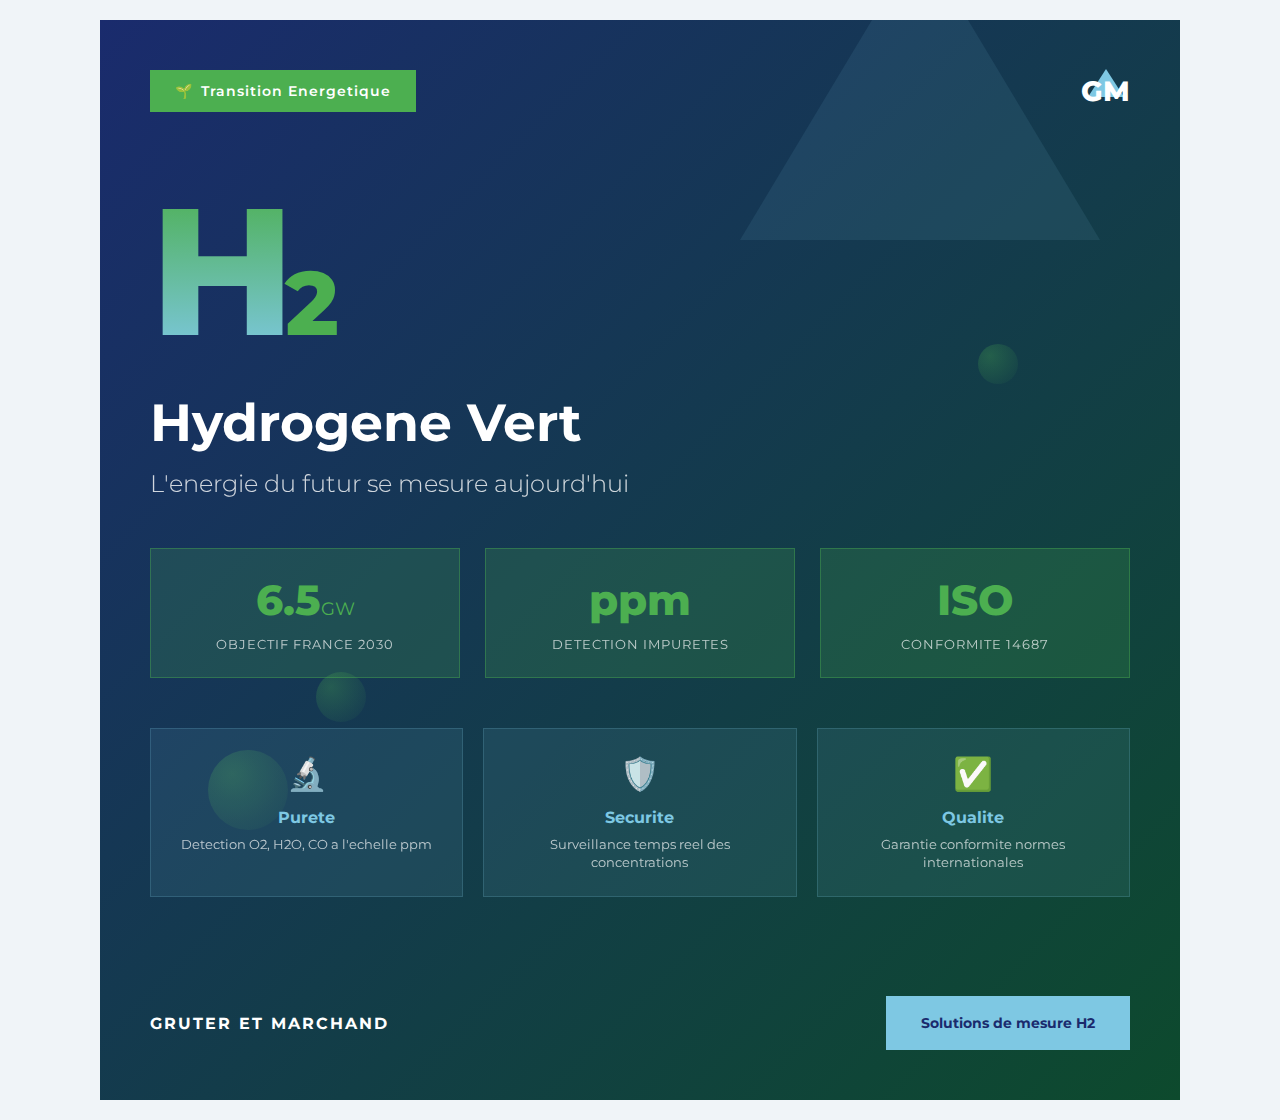
<file: images/04-hydrogene-vert.html>
<!DOCTYPE html>
<html lang="fr">
<head>
    <meta charset="UTF-8">
    <title>Hydrogene Vert - Energie du Futur</title>
    <link href="https://fonts.googleapis.com/css2?family=Montserrat:wght@300;400;600;700;800&display=swap" rel="stylesheet">
    <style>
        * { margin: 0; padding: 0; box-sizing: border-box; }

        body {
            display: flex;
            justify-content: center;
            align-items: center;
            min-height: 100vh;
            background: #f0f4f8;
            padding: 20px;
        }

        .linkedin-post {
            width: 1080px;
            height: 1080px;
            background: linear-gradient(135deg, #1a2b6d 0%, #0d4a2d 100%);
            position: relative;
            overflow: hidden;
            font-family: 'Montserrat', sans-serif;
        }

        /* Triangle decoration */
        .triangle-deco {
            position: absolute;
            width: 0;
            height: 0;
            border-style: solid;
            border-width: 0 180px 300px 180px;
            border-color: transparent transparent rgba(126, 200, 227, 0.1) transparent;
            top: -80px;
            right: 80px;
        }

        /* H2 bubble effect */
        .bubble {
            position: absolute;
            background: radial-gradient(circle at 30% 30%, rgba(76, 175, 80, 0.3), transparent);
            border-radius: 50%;
        }

        .bubble-1 { width: 80px; height: 80px; bottom: 25%; left: 10%; }
        .bubble-2 { width: 50px; height: 50px; bottom: 35%; left: 20%; }
        .bubble-3 { width: 40px; height: 40px; top: 30%; right: 15%; }

        .content {
            position: relative;
            z-index: 10;
            height: 100%;
            display: flex;
            flex-direction: column;
            padding: 50px;
            color: white;
        }

        .header {
            display: flex;
            justify-content: space-between;
            align-items: center;
        }

        .trend-badge {
            background: #4caf50;
            color: white;
            padding: 12px 25px;
            font-size: 14px;
            font-weight: 600;
            letter-spacing: 1px;
            display: flex;
            align-items: center;
            gap: 8px;
        }

        .logo-gm {
            font-size: 28px;
            font-weight: 800;
            position: relative;
            display: inline-block;
        }

        .logo-gm::before {
            content: '';
            position: absolute;
            top: -5px;
            left: 50%;
            transform: translateX(-50%);
            width: 0;
            height: 0;
            border-left: 18px solid transparent;
            border-right: 18px solid transparent;
            border-bottom: 28px solid #7ec8e3;
            z-index: -1;
        }

        .main-content {
            flex: 1;
            display: flex;
            flex-direction: column;
            justify-content: center;
        }

        .h2-symbol {
            display: flex;
            align-items: baseline;
            margin-bottom: 30px;
        }

        .h2-main {
            font-size: 180px;
            font-weight: 800;
            background: linear-gradient(180deg, #4caf50 0%, #7ec8e3 100%);
            -webkit-background-clip: text;
            -webkit-text-fill-color: transparent;
            background-clip: text;
            line-height: 1;
        }

        .h2-sub {
            font-size: 90px;
            font-weight: 800;
            color: #4caf50;
            margin-left: -10px;
        }

        .title {
            font-size: 52px;
            font-weight: 700;
            margin-bottom: 15px;
        }

        .subtitle {
            font-size: 24px;
            font-weight: 300;
            opacity: 0.8;
            margin-bottom: 50px;
        }

        .stats-row {
            display: flex;
            gap: 25px;
            margin-bottom: 50px;
        }

        .stat-box {
            background: rgba(76, 175, 80, 0.2);
            border: 1px solid rgba(76, 175, 80, 0.4);
            padding: 25px;
            flex: 1;
            text-align: center;
        }

        .stat-value {
            font-size: 42px;
            font-weight: 800;
            color: #4caf50;
        }

        .stat-unit {
            font-size: 18px;
            font-weight: 400;
        }

        .stat-label {
            font-size: 13px;
            opacity: 0.7;
            margin-top: 10px;
            text-transform: uppercase;
            letter-spacing: 1px;
        }

        .challenges {
            display: grid;
            grid-template-columns: repeat(3, 1fr);
            gap: 20px;
        }

        .challenge {
            background: rgba(126, 200, 227, 0.1);
            border: 1px solid rgba(126, 200, 227, 0.2);
            padding: 25px;
            text-align: center;
        }

        .challenge-icon {
            font-size: 32px;
            margin-bottom: 15px;
        }

        .challenge-title {
            font-size: 16px;
            font-weight: 700;
            margin-bottom: 8px;
            color: #7ec8e3;
        }

        .challenge-desc {
            font-size: 13px;
            opacity: 0.7;
            line-height: 1.4;
        }

        .footer {
            display: flex;
            justify-content: space-between;
            align-items: center;
            padding-top: 30px;
        }

        .cta {
            background: #7ec8e3;
            color: #1a2b6d;
            padding: 18px 35px;
            font-weight: 700;
            font-size: 14px;
        }

        .company-name {
            font-size: 16px;
            font-weight: 700;
            letter-spacing: 2px;
        }
    </style>
</head>
<body>
    <div class="linkedin-post">
        <div class="triangle-deco"></div>
        <div class="bubble bubble-1"></div>
        <div class="bubble bubble-2"></div>
        <div class="bubble bubble-3"></div>

        <div class="content">
            <div class="header">
                <div class="trend-badge">
                    <span>🌱</span>
                    <span>Transition Energetique</span>
                </div>
                <div class="logo-gm">GM</div>
            </div>

            <div class="main-content">
                <div class="h2-symbol">
                    <span class="h2-main">H</span>
                    <span class="h2-sub">2</span>
                </div>

                <h1 class="title">Hydrogene Vert</h1>
                <p class="subtitle">L'energie du futur se mesure aujourd'hui</p>

                <div class="stats-row">
                    <div class="stat-box">
                        <div class="stat-value">6.5<span class="stat-unit">GW</span></div>
                        <div class="stat-label">Objectif France 2030</div>
                    </div>
                    <div class="stat-box">
                        <div class="stat-value">ppm</div>
                        <div class="stat-label">Detection impuretes</div>
                    </div>
                    <div class="stat-box">
                        <div class="stat-value">ISO</div>
                        <div class="stat-label">Conformite 14687</div>
                    </div>
                </div>

                <div class="challenges">
                    <div class="challenge">
                        <div class="challenge-icon">🔬</div>
                        <div class="challenge-title">Purete</div>
                        <div class="challenge-desc">Detection O2, H2O, CO a l'echelle ppm</div>
                    </div>
                    <div class="challenge">
                        <div class="challenge-icon">🛡️</div>
                        <div class="challenge-title">Securite</div>
                        <div class="challenge-desc">Surveillance temps reel des concentrations</div>
                    </div>
                    <div class="challenge">
                        <div class="challenge-icon">✅</div>
                        <div class="challenge-title">Qualite</div>
                        <div class="challenge-desc">Garantie conformite normes internationales</div>
                    </div>
                </div>
            </div>

            <div class="footer">
                <div class="company-name">GRUTER ET MARCHAND</div>
                <div class="cta">Solutions de mesure H2</div>
            </div>
        </div>
    </div>
</body>
</html>
</file>
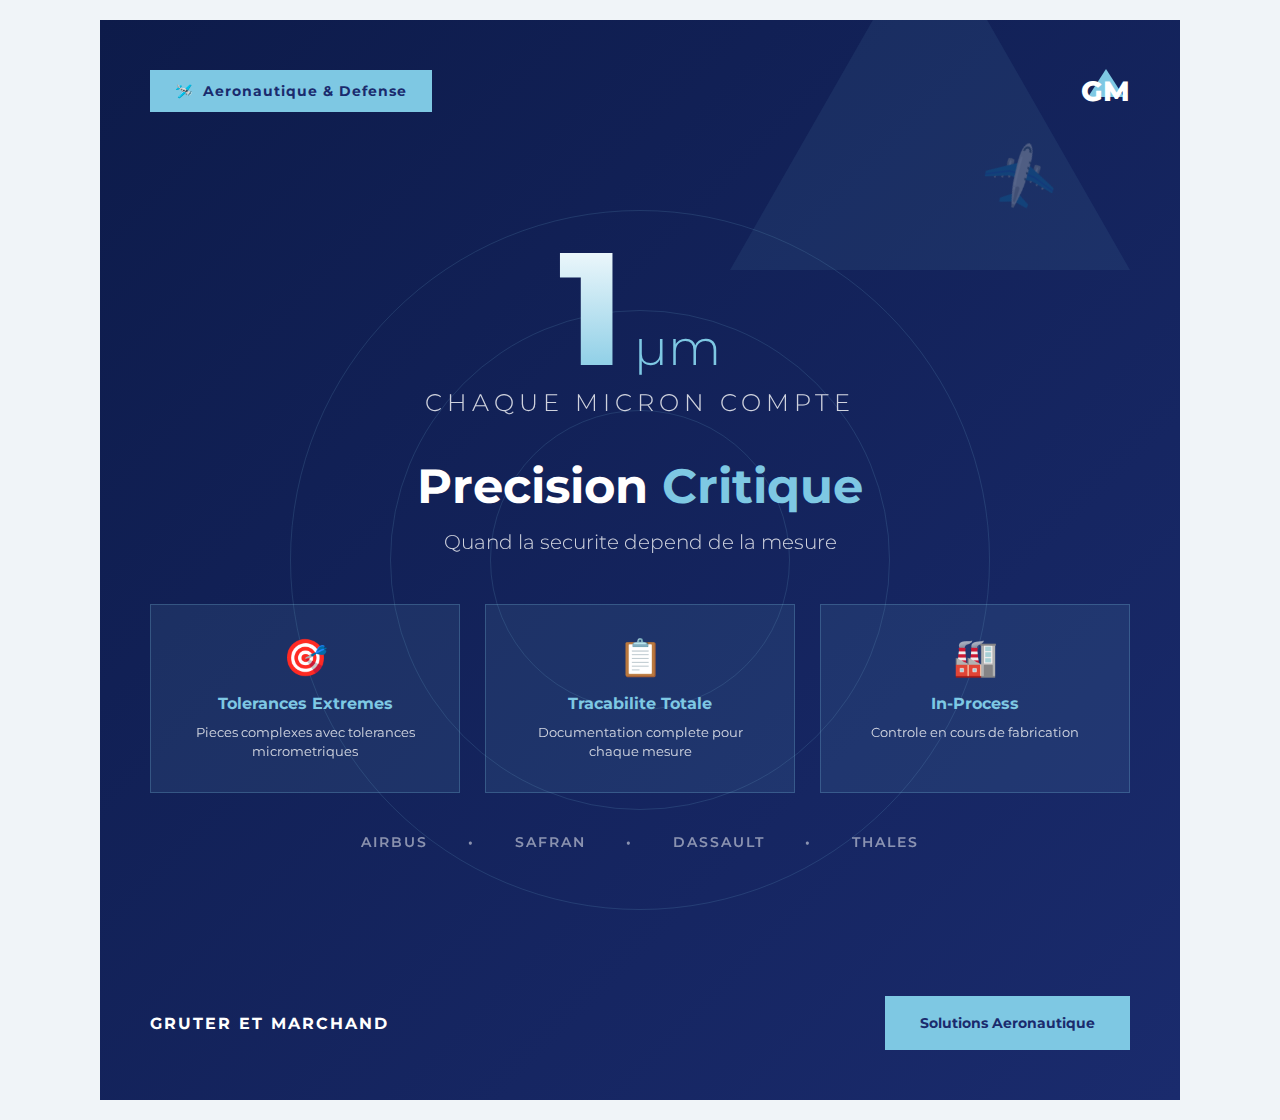
<file: images/05-aeronautique.html>
<!DOCTYPE html>
<html lang="fr">
<head>
    <meta charset="UTF-8">
    <title>Aeronautique - Precision Critique</title>
    <link href="https://fonts.googleapis.com/css2?family=Montserrat:wght@300;400;600;700;800&display=swap" rel="stylesheet">
    <style>
        * { margin: 0; padding: 0; box-sizing: border-box; }

        body {
            display: flex;
            justify-content: center;
            align-items: center;
            min-height: 100vh;
            background: #f0f4f8;
            padding: 20px;
        }

        .linkedin-post {
            width: 1080px;
            height: 1080px;
            background: linear-gradient(135deg, #0d1b4a 0%, #1a2b6d 100%);
            position: relative;
            overflow: hidden;
            font-family: 'Montserrat', sans-serif;
        }

        /* Triangle decoration */
        .triangle-deco {
            position: absolute;
            width: 0;
            height: 0;
            border-style: solid;
            border-width: 0 200px 350px 200px;
            border-color: transparent transparent rgba(126, 200, 227, 0.08) transparent;
            top: -100px;
            right: 50px;
        }

        /* Radar circles */
        .radar-circle {
            position: absolute;
            border: 1px solid rgba(126, 200, 227, 0.15);
            border-radius: 50%;
            top: 50%;
            left: 50%;
            transform: translate(-50%, -50%);
        }

        .radar-1 { width: 300px; height: 300px; }
        .radar-2 { width: 500px; height: 500px; }
        .radar-3 { width: 700px; height: 700px; }

        .plane-icon {
            position: absolute;
            top: 12%;
            right: 12%;
            font-size: 50px;
            opacity: 0.3;
            transform: rotate(-30deg);
        }

        .content {
            position: relative;
            z-index: 10;
            height: 100%;
            display: flex;
            flex-direction: column;
            padding: 50px;
            color: white;
        }

        .header {
            display: flex;
            justify-content: space-between;
            align-items: center;
        }

        .sector-badge {
            background: #7ec8e3;
            color: #1a2b6d;
            padding: 12px 25px;
            font-size: 14px;
            font-weight: 700;
            letter-spacing: 1px;
            display: flex;
            align-items: center;
            gap: 10px;
        }

        .logo-gm {
            font-size: 28px;
            font-weight: 800;
            position: relative;
            display: inline-block;
        }

        .logo-gm::before {
            content: '';
            position: absolute;
            top: -5px;
            left: 50%;
            transform: translateX(-50%);
            width: 0;
            height: 0;
            border-left: 18px solid transparent;
            border-right: 18px solid transparent;
            border-bottom: 28px solid #7ec8e3;
            z-index: -1;
        }

        .main-content {
            flex: 1;
            display: flex;
            flex-direction: column;
            justify-content: center;
        }

        .precision-hero {
            text-align: center;
            margin-bottom: 40px;
        }

        .micron-display {
            display: flex;
            justify-content: center;
            align-items: baseline;
            gap: 10px;
        }

        .micron-value {
            font-size: 160px;
            font-weight: 800;
            background: linear-gradient(180deg, #ffffff 0%, #7ec8e3 100%);
            -webkit-background-clip: text;
            -webkit-text-fill-color: transparent;
            background-clip: text;
            line-height: 1;
        }

        .micron-unit {
            font-size: 50px;
            font-weight: 300;
            color: #7ec8e3;
        }

        .precision-label {
            font-size: 24px;
            font-weight: 300;
            opacity: 0.8;
            letter-spacing: 5px;
            text-transform: uppercase;
        }

        .title {
            font-size: 48px;
            font-weight: 700;
            text-align: center;
            margin-bottom: 15px;
        }

        .title .highlight {
            color: #7ec8e3;
        }

        .subtitle {
            font-size: 20px;
            font-weight: 300;
            opacity: 0.8;
            text-align: center;
            margin-bottom: 50px;
        }

        .requirements-grid {
            display: grid;
            grid-template-columns: repeat(3, 1fr);
            gap: 25px;
            margin-bottom: 40px;
        }

        .requirement {
            background: rgba(126, 200, 227, 0.1);
            border: 1px solid rgba(126, 200, 227, 0.25);
            padding: 30px;
            text-align: center;
        }

        .requirement-icon {
            font-size: 36px;
            margin-bottom: 15px;
        }

        .requirement-title {
            font-size: 16px;
            font-weight: 700;
            margin-bottom: 10px;
            color: #7ec8e3;
        }

        .requirement-desc {
            font-size: 13px;
            opacity: 0.8;
            line-height: 1.5;
        }

        .clients {
            display: flex;
            justify-content: center;
            gap: 40px;
            opacity: 0.5;
            font-size: 14px;
            font-weight: 600;
            letter-spacing: 2px;
        }

        .footer {
            display: flex;
            justify-content: space-between;
            align-items: center;
            padding-top: 30px;
        }

        .company-name {
            font-size: 16px;
            font-weight: 700;
            letter-spacing: 2px;
        }

        .cta {
            background: #7ec8e3;
            color: #1a2b6d;
            padding: 18px 35px;
            font-weight: 700;
            font-size: 14px;
        }
    </style>
</head>
<body>
    <div class="linkedin-post">
        <div class="radar-circle radar-1"></div>
        <div class="radar-circle radar-2"></div>
        <div class="radar-circle radar-3"></div>
        <div class="triangle-deco"></div>
        <div class="plane-icon">✈️</div>

        <div class="content">
            <div class="header">
                <div class="sector-badge">
                    <span>🛩️</span>
                    <span>Aeronautique & Defense</span>
                </div>
                <div class="logo-gm">GM</div>
            </div>

            <div class="main-content">
                <div class="precision-hero">
                    <div class="micron-display">
                        <span class="micron-value">1</span>
                        <span class="micron-unit">µm</span>
                    </div>
                    <div class="precision-label">Chaque micron compte</div>
                </div>

                <h1 class="title">Precision <span class="highlight">Critique</span></h1>
                <p class="subtitle">Quand la securite depend de la mesure</p>

                <div class="requirements-grid">
                    <div class="requirement">
                        <div class="requirement-icon">🎯</div>
                        <div class="requirement-title">Tolerances Extremes</div>
                        <div class="requirement-desc">Pieces complexes avec tolerances micrometriques</div>
                    </div>
                    <div class="requirement">
                        <div class="requirement-icon">📋</div>
                        <div class="requirement-title">Tracabilite Totale</div>
                        <div class="requirement-desc">Documentation complete pour chaque mesure</div>
                    </div>
                    <div class="requirement">
                        <div class="requirement-icon">🏭</div>
                        <div class="requirement-title">In-Process</div>
                        <div class="requirement-desc">Controle en cours de fabrication</div>
                    </div>
                </div>

                <div class="clients">
                    <span>AIRBUS</span>
                    <span>•</span>
                    <span>SAFRAN</span>
                    <span>•</span>
                    <span>DASSAULT</span>
                    <span>•</span>
                    <span>THALES</span>
                </div>
            </div>

            <div class="footer">
                <div class="company-name">GRUTER ET MARCHAND</div>
                <div class="cta">Solutions Aeronautique</div>
            </div>
        </div>
    </div>
</body>
</html>
</file>
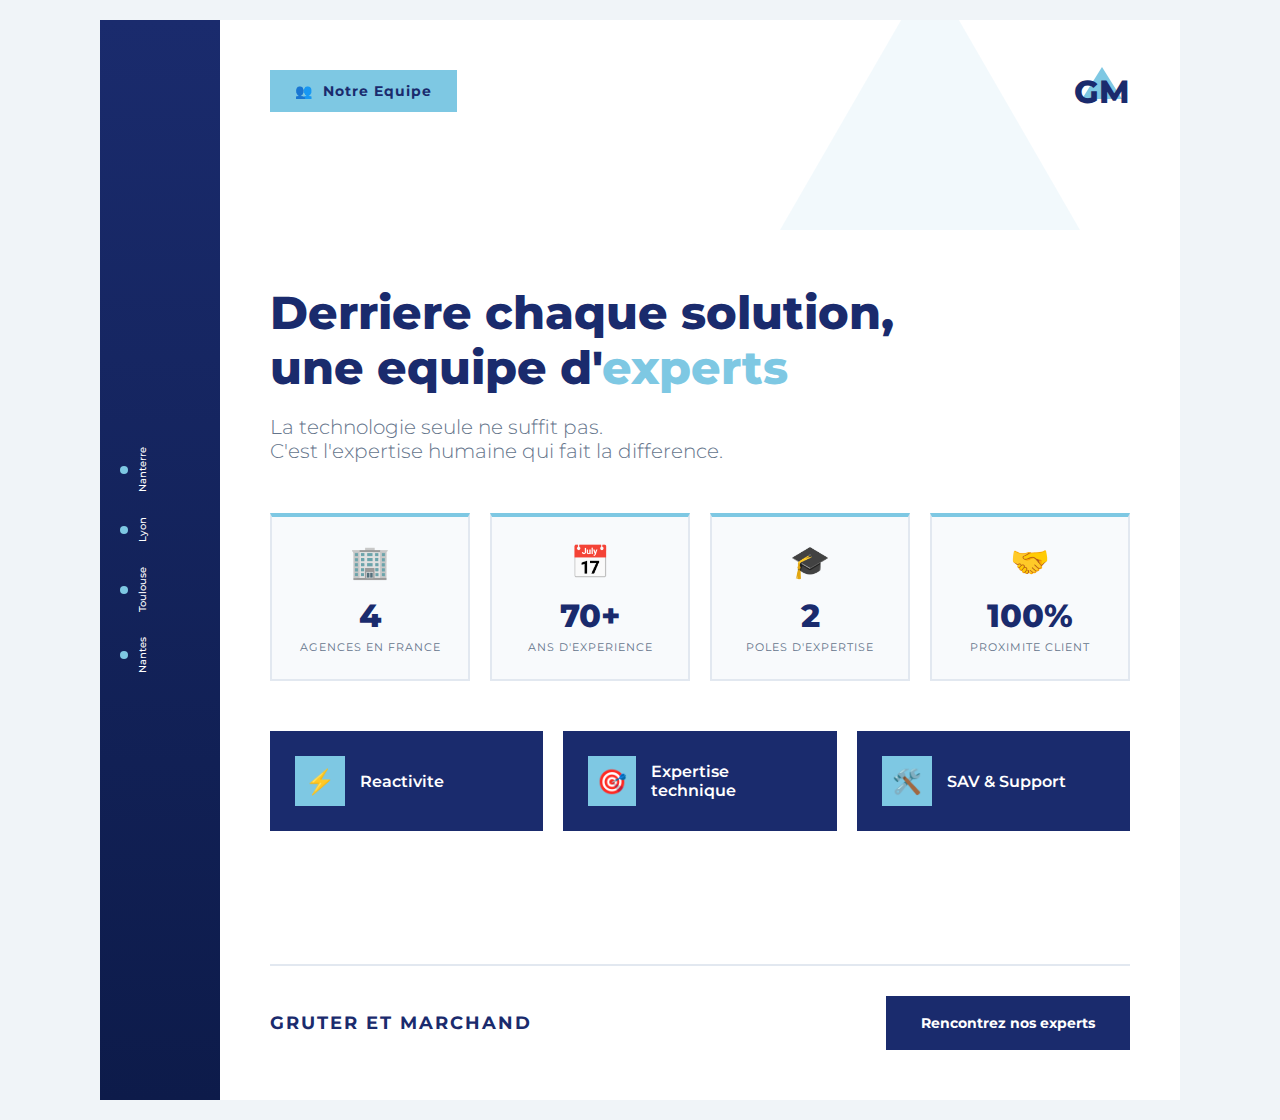
<file: images/06-equipe-experts.html>
<!DOCTYPE html>
<html lang="fr">
<head>
    <meta charset="UTF-8">
    <title>Notre Equipe d'Experts</title>
    <link href="https://fonts.googleapis.com/css2?family=Montserrat:wght@300;400;600;700;800&display=swap" rel="stylesheet">
    <style>
        * { margin: 0; padding: 0; box-sizing: border-box; }

        body {
            display: flex;
            justify-content: center;
            align-items: center;
            min-height: 100vh;
            background: #f0f4f8;
            padding: 20px;
        }

        .linkedin-post {
            width: 1080px;
            height: 1080px;
            background: #ffffff;
            position: relative;
            overflow: hidden;
            font-family: 'Montserrat', sans-serif;
        }

        /* Blue sidebar */
        .sidebar {
            position: absolute;
            top: 0;
            left: 0;
            width: 120px;
            height: 100%;
            background: linear-gradient(180deg, #1a2b6d 0%, #0d1b4a 100%);
        }

        /* Triangle decoration */
        .triangle-deco {
            position: absolute;
            width: 0;
            height: 0;
            border-style: solid;
            border-width: 0 150px 260px 150px;
            border-color: transparent transparent rgba(126, 200, 227, 0.1) transparent;
            top: -50px;
            right: 100px;
        }

        .content {
            position: relative;
            z-index: 10;
            height: 100%;
            display: flex;
            flex-direction: column;
            padding: 50px 50px 50px 170px;
            color: #1a2b6d;
        }

        .header {
            display: flex;
            justify-content: space-between;
            align-items: center;
            margin-bottom: 40px;
        }

        .team-badge {
            background: #7ec8e3;
            color: #1a2b6d;
            padding: 12px 25px;
            font-size: 14px;
            font-weight: 700;
            letter-spacing: 1px;
            display: flex;
            align-items: center;
            gap: 10px;
        }

        .logo-gm {
            font-size: 32px;
            font-weight: 800;
            position: relative;
            display: inline-block;
            color: #1a2b6d;
        }

        .logo-gm::before {
            content: '';
            position: absolute;
            top: -5px;
            left: 50%;
            transform: translateX(-50%);
            width: 0;
            height: 0;
            border-left: 20px solid transparent;
            border-right: 20px solid transparent;
            border-bottom: 32px solid #7ec8e3;
            z-index: -1;
        }

        .main-content {
            flex: 1;
            display: flex;
            flex-direction: column;
            justify-content: center;
        }

        .title {
            font-size: 46px;
            font-weight: 800;
            line-height: 1.2;
            margin-bottom: 20px;
        }

        .title .highlight {
            color: #7ec8e3;
        }

        .subtitle {
            font-size: 20px;
            font-weight: 300;
            color: #64748b;
            margin-bottom: 50px;
            max-width: 550px;
        }

        .stats-row {
            display: grid;
            grid-template-columns: repeat(4, 1fr);
            gap: 20px;
            margin-bottom: 50px;
        }

        .stat-card {
            text-align: center;
            padding: 25px 15px;
            background: #f8fafc;
            border: 2px solid #e2e8f0;
            border-top: 4px solid #7ec8e3;
        }

        .stat-icon {
            font-size: 32px;
            margin-bottom: 15px;
        }

        .stat-value {
            font-size: 32px;
            font-weight: 800;
            color: #1a2b6d;
            margin-bottom: 5px;
        }

        .stat-label {
            font-size: 11px;
            color: #64748b;
            text-transform: uppercase;
            letter-spacing: 1px;
        }

        .values-grid {
            display: grid;
            grid-template-columns: repeat(3, 1fr);
            gap: 20px;
        }

        .value-card {
            background: #1a2b6d;
            padding: 25px;
            display: flex;
            align-items: center;
            gap: 15px;
            color: white;
        }

        .value-icon {
            width: 50px;
            height: 50px;
            background: #7ec8e3;
            display: flex;
            align-items: center;
            justify-content: center;
            font-size: 24px;
        }

        .value-text {
            font-size: 16px;
            font-weight: 600;
        }

        /* Location pins on sidebar */
        .location-pins {
            position: absolute;
            left: 20px;
            top: 50%;
            transform: translateY(-50%);
            display: flex;
            flex-direction: column;
            gap: 25px;
            color: white;
        }

        .pin {
            display: flex;
            align-items: center;
            gap: 8px;
        }

        .pin-dot {
            width: 8px;
            height: 8px;
            background: #7ec8e3;
            border-radius: 50%;
        }

        .pin-label {
            font-size: 10px;
            font-weight: 500;
            writing-mode: vertical-rl;
            text-orientation: mixed;
            transform: rotate(180deg);
        }

        .footer {
            display: flex;
            justify-content: space-between;
            align-items: center;
            padding-top: 30px;
            border-top: 2px solid #e2e8f0;
        }

        .company-name {
            font-size: 18px;
            font-weight: 700;
            letter-spacing: 2px;
        }

        .cta {
            background: #1a2b6d;
            color: white;
            padding: 18px 35px;
            font-weight: 700;
            font-size: 14px;
        }
    </style>
</head>
<body>
    <div class="linkedin-post">
        <div class="sidebar"></div>
        <div class="triangle-deco"></div>

        <div class="location-pins">
            <div class="pin">
                <div class="pin-dot"></div>
                <div class="pin-label">Nanterre</div>
            </div>
            <div class="pin">
                <div class="pin-dot"></div>
                <div class="pin-label">Lyon</div>
            </div>
            <div class="pin">
                <div class="pin-dot"></div>
                <div class="pin-label">Toulouse</div>
            </div>
            <div class="pin">
                <div class="pin-dot"></div>
                <div class="pin-label">Nantes</div>
            </div>
        </div>

        <div class="content">
            <div class="header">
                <div class="team-badge">
                    <span>👥</span>
                    <span>Notre Equipe</span>
                </div>
                <div class="logo-gm">GM</div>
            </div>

            <div class="main-content">
                <h1 class="title">
                    Derriere chaque solution,<br>
                    une equipe d'<span class="highlight">experts</span>
                </h1>

                <p class="subtitle">
                    La technologie seule ne suffit pas.<br>
                    C'est l'expertise humaine qui fait la difference.
                </p>

                <div class="stats-row">
                    <div class="stat-card">
                        <div class="stat-icon">🏢</div>
                        <div class="stat-value">4</div>
                        <div class="stat-label">Agences en France</div>
                    </div>
                    <div class="stat-card">
                        <div class="stat-icon">📅</div>
                        <div class="stat-value">70+</div>
                        <div class="stat-label">Ans d'experience</div>
                    </div>
                    <div class="stat-card">
                        <div class="stat-icon">🎓</div>
                        <div class="stat-value">2</div>
                        <div class="stat-label">Poles d'expertise</div>
                    </div>
                    <div class="stat-card">
                        <div class="stat-icon">🤝</div>
                        <div class="stat-value">100%</div>
                        <div class="stat-label">Proximite client</div>
                    </div>
                </div>

                <div class="values-grid">
                    <div class="value-card">
                        <div class="value-icon">⚡</div>
                        <div class="value-text">Reactivite</div>
                    </div>
                    <div class="value-card">
                        <div class="value-icon">🎯</div>
                        <div class="value-text">Expertise technique</div>
                    </div>
                    <div class="value-card">
                        <div class="value-icon">🛠️</div>
                        <div class="value-text">SAV & Support</div>
                    </div>
                </div>
            </div>

            <div class="footer">
                <div class="company-name">GRUTER ET MARCHAND</div>
                <div class="cta">Rencontrez nos experts</div>
            </div>
        </div>
    </div>
</body>
</html>
</file>
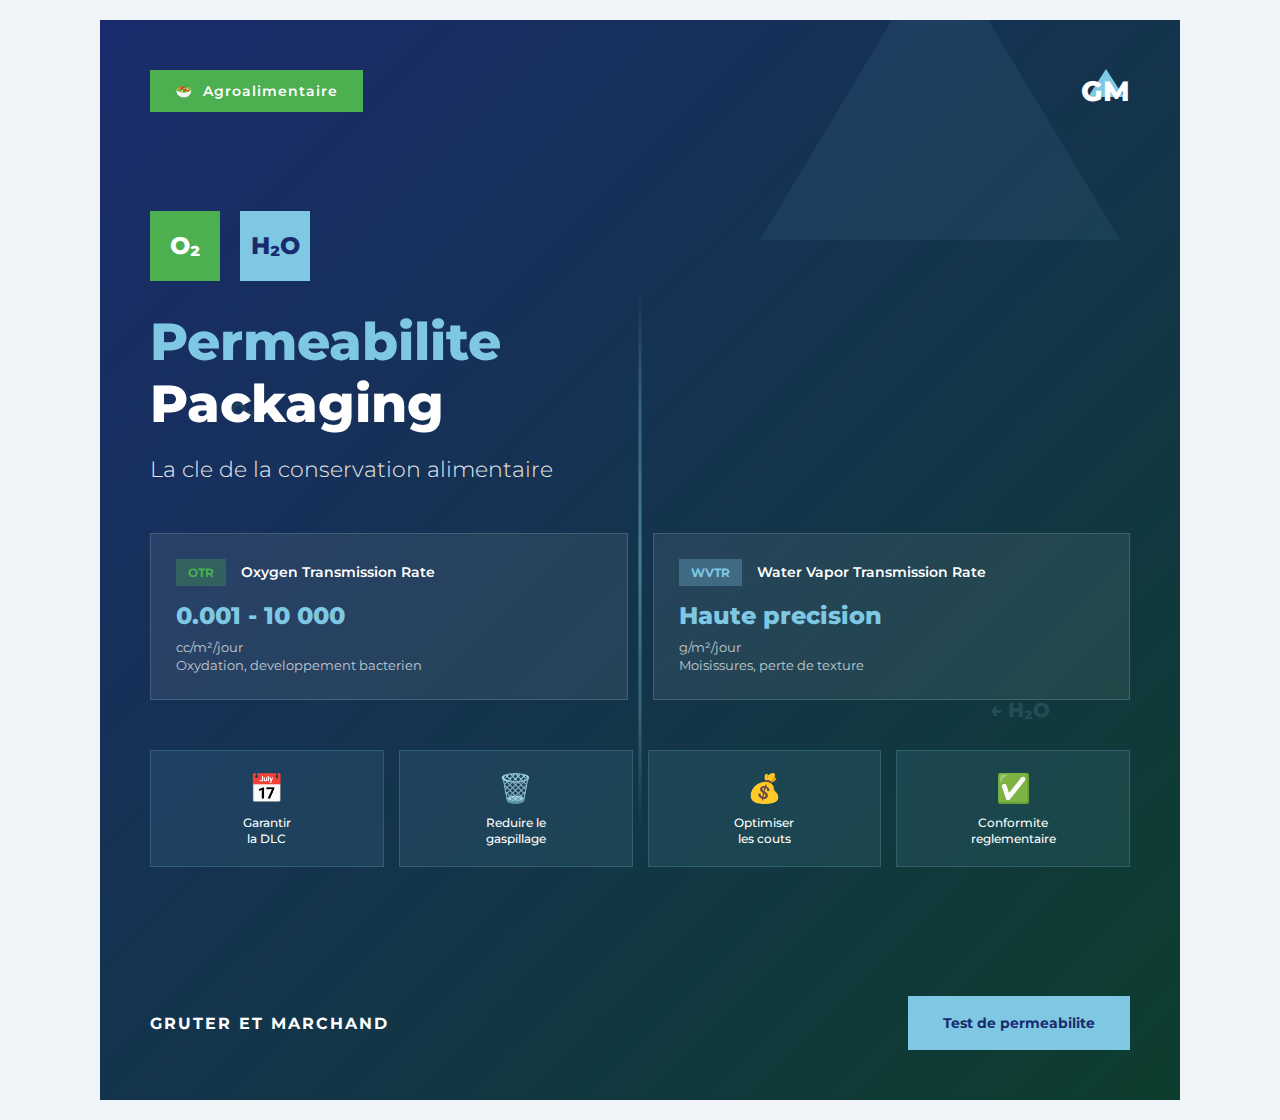
<file: images/07-packaging-permeabilite.html>
<!DOCTYPE html>
<html lang="fr">
<head>
    <meta charset="UTF-8">
    <title>Permeabilite Packaging</title>
    <link href="https://fonts.googleapis.com/css2?family=Montserrat:wght@300;400;600;700;800&display=swap" rel="stylesheet">
    <style>
        * { margin: 0; padding: 0; box-sizing: border-box; }

        body {
            display: flex;
            justify-content: center;
            align-items: center;
            min-height: 100vh;
            background: #f0f4f8;
            padding: 20px;
        }

        .linkedin-post {
            width: 1080px;
            height: 1080px;
            background: linear-gradient(135deg, #1a2b6d 0%, #0d3d2d 100%);
            position: relative;
            overflow: hidden;
            font-family: 'Montserrat', sans-serif;
        }

        /* Triangle decoration */
        .triangle-deco {
            position: absolute;
            width: 0;
            height: 0;
            border-style: solid;
            border-width: 0 180px 300px 180px;
            border-color: transparent transparent rgba(126, 200, 227, 0.08) transparent;
            top: -80px;
            right: 60px;
        }

        /* Barrier visualization */
        .barrier {
            position: absolute;
            left: 50%;
            top: 25%;
            bottom: 25%;
            width: 3px;
            background: linear-gradient(180deg,
                transparent 0%,
                rgba(126, 200, 227, 0.3) 20%,
                rgba(126, 200, 227, 0.5) 50%,
                rgba(126, 200, 227, 0.3) 80%,
                transparent 100%);
            transform: translateX(-50%);
        }

        /* Molecule labels */
        .molecule-label {
            position: absolute;
            font-size: 20px;
            font-weight: 800;
            opacity: 0.15;
        }

        .o2-label { top: 35%; left: 12%; color: #4caf50; }
        .h2o-label { bottom: 35%; right: 12%; color: #7ec8e3; }

        .content {
            position: relative;
            z-index: 10;
            height: 100%;
            display: flex;
            flex-direction: column;
            padding: 50px;
            color: white;
        }

        .header {
            display: flex;
            justify-content: space-between;
            align-items: center;
        }

        .sector-badge {
            background: #4caf50;
            color: white;
            padding: 12px 25px;
            font-size: 14px;
            font-weight: 600;
            letter-spacing: 1px;
            display: flex;
            align-items: center;
            gap: 10px;
        }

        .logo-gm {
            font-size: 28px;
            font-weight: 800;
            position: relative;
            display: inline-block;
        }

        .logo-gm::before {
            content: '';
            position: absolute;
            top: -5px;
            left: 50%;
            transform: translateX(-50%);
            width: 0;
            height: 0;
            border-left: 18px solid transparent;
            border-right: 18px solid transparent;
            border-bottom: 28px solid #7ec8e3;
            z-index: -1;
        }

        .main-content {
            flex: 1;
            display: flex;
            flex-direction: column;
            justify-content: center;
        }

        .icon-row {
            display: flex;
            gap: 20px;
            margin-bottom: 30px;
        }

        .test-icon {
            width: 70px;
            height: 70px;
            display: flex;
            align-items: center;
            justify-content: center;
            font-size: 24px;
            font-weight: 800;
        }

        .otr-icon { background: #4caf50; color: white; }
        .wvtr-icon { background: #7ec8e3; color: #1a2b6d; }

        .title {
            font-size: 52px;
            font-weight: 800;
            line-height: 1.2;
            margin-bottom: 20px;
        }

        .title .highlight { color: #7ec8e3; }

        .subtitle {
            font-size: 22px;
            font-weight: 300;
            opacity: 0.9;
            margin-bottom: 50px;
        }

        .metrics-comparison {
            display: grid;
            grid-template-columns: repeat(2, 1fr);
            gap: 25px;
            margin-bottom: 50px;
        }

        .metric-box {
            background: rgba(255,255,255,0.08);
            border: 1px solid rgba(255,255,255,0.15);
            padding: 25px;
        }

        .metric-header {
            display: flex;
            align-items: center;
            gap: 15px;
            margin-bottom: 15px;
        }

        .metric-tag {
            padding: 6px 12px;
            font-size: 12px;
            font-weight: 700;
        }

        .otr-tag { background: rgba(76,175,80,0.3); color: #4caf50; }
        .wvtr-tag { background: rgba(126,200,227,0.3); color: #7ec8e3; }

        .metric-title {
            font-size: 14px;
            font-weight: 600;
        }

        .metric-value {
            font-size: 24px;
            font-weight: 800;
            color: #7ec8e3;
            margin-bottom: 8px;
        }

        .metric-desc {
            font-size: 13px;
            opacity: 0.7;
            line-height: 1.4;
        }

        .impacts {
            display: grid;
            grid-template-columns: repeat(4, 1fr);
            gap: 15px;
        }

        .impact {
            text-align: center;
            padding: 20px 10px;
            background: rgba(126, 200, 227, 0.1);
            border: 1px solid rgba(126, 200, 227, 0.2);
        }

        .impact-icon {
            font-size: 28px;
            margin-bottom: 10px;
        }

        .impact-text {
            font-size: 12px;
            font-weight: 500;
            line-height: 1.3;
        }

        .footer {
            display: flex;
            justify-content: space-between;
            align-items: center;
            padding-top: 30px;
        }

        .company-name {
            font-size: 16px;
            font-weight: 700;
            letter-spacing: 2px;
        }

        .cta {
            background: #7ec8e3;
            color: #1a2b6d;
            padding: 18px 35px;
            font-weight: 700;
            font-size: 14px;
        }
    </style>
</head>
<body>
    <div class="linkedin-post">
        <div class="triangle-deco"></div>
        <div class="barrier"></div>
        <div class="molecule-label o2-label">O₂ →</div>
        <div class="molecule-label h2o-label">← H₂O</div>

        <div class="content">
            <div class="header">
                <div class="sector-badge">
                    <span>🥗</span>
                    <span>Agroalimentaire</span>
                </div>
                <div class="logo-gm">GM</div>
            </div>

            <div class="main-content">
                <div class="icon-row">
                    <div class="test-icon otr-icon">O₂</div>
                    <div class="test-icon wvtr-icon">H₂O</div>
                </div>

                <h1 class="title">
                    <span class="highlight">Permeabilite</span><br>
                    Packaging
                </h1>

                <p class="subtitle">
                    La cle de la conservation alimentaire
                </p>

                <div class="metrics-comparison">
                    <div class="metric-box">
                        <div class="metric-header">
                            <span class="metric-tag otr-tag">OTR</span>
                            <span class="metric-title">Oxygen Transmission Rate</span>
                        </div>
                        <div class="metric-value">0.001 - 10 000</div>
                        <div class="metric-desc">cc/m²/jour<br>Oxydation, developpement bacterien</div>
                    </div>
                    <div class="metric-box">
                        <div class="metric-header">
                            <span class="metric-tag wvtr-tag">WVTR</span>
                            <span class="metric-title">Water Vapor Transmission Rate</span>
                        </div>
                        <div class="metric-value">Haute precision</div>
                        <div class="metric-desc">g/m²/jour<br>Moisissures, perte de texture</div>
                    </div>
                </div>

                <div class="impacts">
                    <div class="impact">
                        <div class="impact-icon">📅</div>
                        <div class="impact-text">Garantir<br>la DLC</div>
                    </div>
                    <div class="impact">
                        <div class="impact-icon">🗑️</div>
                        <div class="impact-text">Reduire le<br>gaspillage</div>
                    </div>
                    <div class="impact">
                        <div class="impact-icon">💰</div>
                        <div class="impact-text">Optimiser<br>les couts</div>
                    </div>
                    <div class="impact">
                        <div class="impact-icon">✅</div>
                        <div class="impact-text">Conformite<br>reglementaire</div>
                    </div>
                </div>
            </div>

            <div class="footer">
                <div class="company-name">GRUTER ET MARCHAND</div>
                <div class="cta">Test de permeabilite</div>
            </div>
        </div>
    </div>
</body>
</html>
</file>
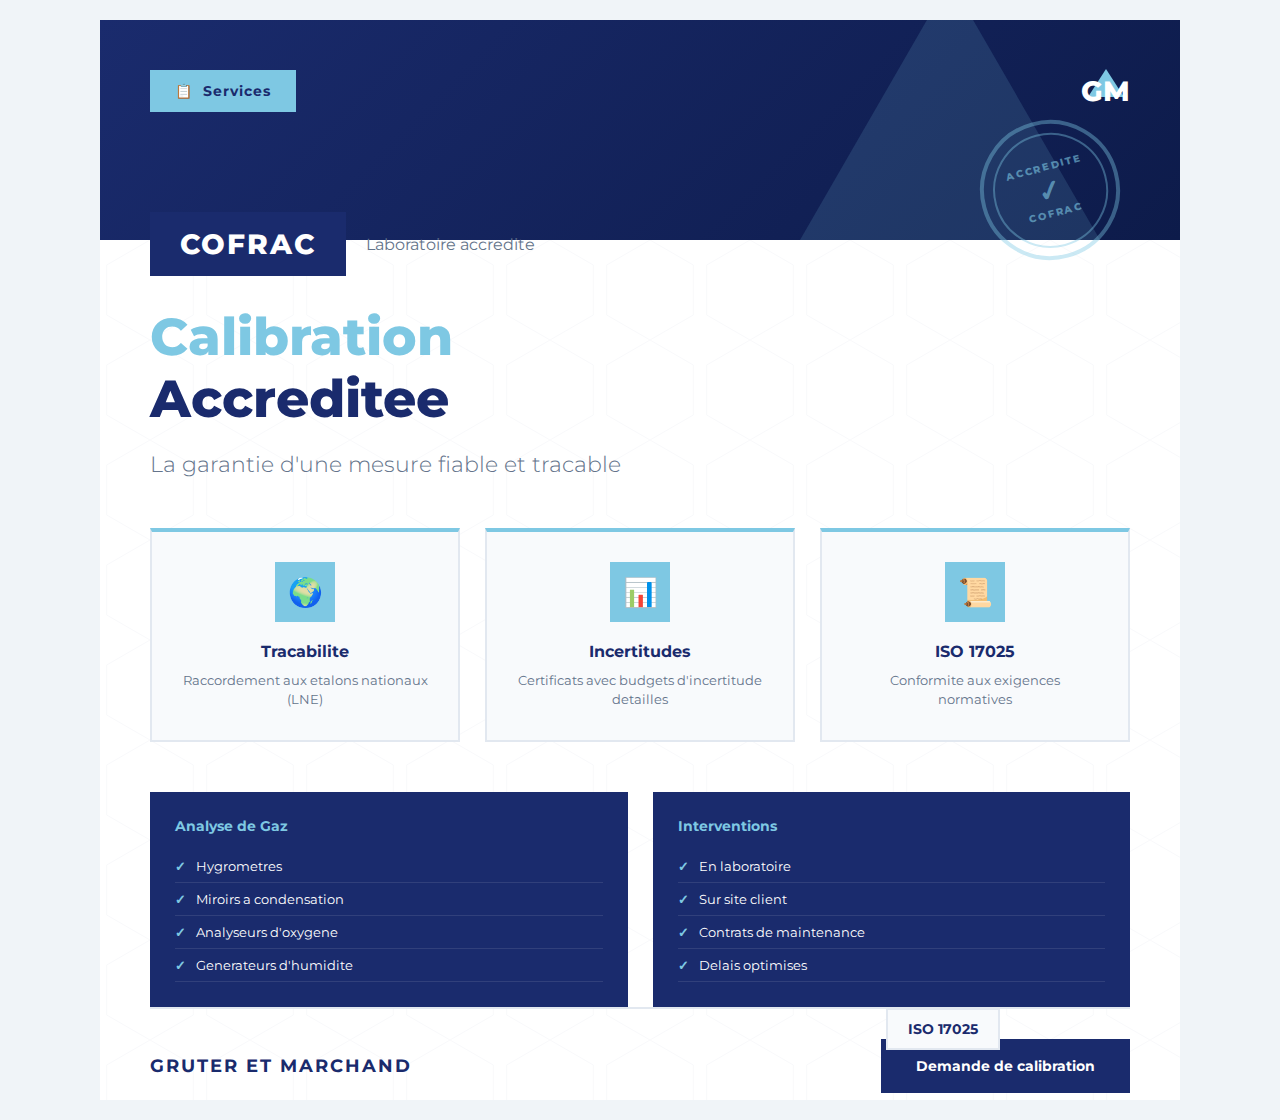
<file: images/08-cofrac-calibration.html>
<!DOCTYPE html>
<html lang="fr">
<head>
    <meta charset="UTF-8">
    <title>Calibration COFRAC</title>
    <link href="https://fonts.googleapis.com/css2?family=Montserrat:wght@300;400;600;700;800&display=swap" rel="stylesheet">
    <style>
        * { margin: 0; padding: 0; box-sizing: border-box; }

        body {
            display: flex;
            justify-content: center;
            align-items: center;
            min-height: 100vh;
            background: #f0f4f8;
            padding: 20px;
        }

        .linkedin-post {
            width: 1080px;
            height: 1080px;
            background: #ffffff;
            position: relative;
            overflow: hidden;
            font-family: 'Montserrat', sans-serif;
        }

        /* Blue header */
        .header-bg {
            position: absolute;
            top: 0;
            left: 0;
            right: 0;
            height: 220px;
            background: linear-gradient(135deg, #1a2b6d 0%, #0d1b4a 100%);
        }

        /* Triangle decoration */
        .triangle-deco {
            position: absolute;
            width: 0;
            height: 0;
            border-style: solid;
            border-width: 0 150px 260px 150px;
            border-color: transparent transparent rgba(126, 200, 227, 0.15) transparent;
            top: -40px;
            right: 80px;
        }

        /* Certificate pattern */
        .cert-pattern {
            position: absolute;
            top: 220px;
            left: 0;
            right: 0;
            bottom: 0;
            opacity: 0.03;
            background-image: url("data:image/svg+xml,%3Csvg width='100' height='100' viewBox='0 0 100 100' xmlns='http://www.w3.org/2000/svg'%3E%3Cpath d='M50 0L93.3 25v50L50 100 6.7 75V25z' fill='none' stroke='%231a2b6d' stroke-width='1'/%3E%3C/svg%3E");
            background-size: 100px 100px;
        }

        /* Stamp effect */
        .stamp {
            position: absolute;
            top: 100px;
            right: 60px;
            width: 140px;
            height: 140px;
            border: 4px solid rgba(126, 200, 227, 0.4);
            border-radius: 50%;
            display: flex;
            align-items: center;
            justify-content: center;
            transform: rotate(-15deg);
        }

        .stamp-inner {
            width: 115px;
            height: 115px;
            border: 2px solid rgba(126, 200, 227, 0.4);
            border-radius: 50%;
            display: flex;
            align-items: center;
            justify-content: center;
            flex-direction: column;
        }

        .stamp-text {
            color: rgba(126, 200, 227, 0.6);
            font-size: 10px;
            font-weight: 800;
            letter-spacing: 2px;
        }

        .stamp-logo {
            font-size: 28px;
            color: rgba(126, 200, 227, 0.6);
            font-weight: 800;
        }

        .content {
            position: relative;
            z-index: 10;
            height: 100%;
            display: flex;
            flex-direction: column;
            padding: 50px;
        }

        .header {
            display: flex;
            justify-content: space-between;
            align-items: center;
            color: white;
        }

        .service-badge {
            background: #7ec8e3;
            color: #1a2b6d;
            padding: 12px 25px;
            font-size: 14px;
            font-weight: 700;
            letter-spacing: 1px;
            display: flex;
            align-items: center;
            gap: 10px;
        }

        .logo-gm {
            font-size: 28px;
            font-weight: 800;
            position: relative;
            display: inline-block;
        }

        .logo-gm::before {
            content: '';
            position: absolute;
            top: -5px;
            left: 50%;
            transform: translateX(-50%);
            width: 0;
            height: 0;
            border-left: 18px solid transparent;
            border-right: 18px solid transparent;
            border-bottom: 28px solid #7ec8e3;
            z-index: -1;
        }

        .main-content {
            flex: 1;
            display: flex;
            flex-direction: column;
            justify-content: center;
            padding-top: 100px;
            color: #1a2b6d;
        }

        .cofrac-logo {
            display: flex;
            align-items: center;
            gap: 20px;
            margin-bottom: 30px;
        }

        .cofrac-badge {
            background: #1a2b6d;
            color: white;
            padding: 15px 30px;
            font-size: 28px;
            font-weight: 800;
            letter-spacing: 2px;
        }

        .accreditation-number {
            font-size: 16px;
            color: #64748b;
        }

        .title {
            font-size: 52px;
            font-weight: 800;
            line-height: 1.2;
            margin-bottom: 20px;
        }

        .title .highlight {
            color: #7ec8e3;
        }

        .subtitle {
            font-size: 22px;
            font-weight: 300;
            color: #64748b;
            margin-bottom: 50px;
        }

        .guarantees {
            display: grid;
            grid-template-columns: repeat(3, 1fr);
            gap: 25px;
            margin-bottom: 50px;
        }

        .guarantee {
            background: #f8fafc;
            border: 2px solid #e2e8f0;
            border-top: 4px solid #7ec8e3;
            padding: 30px;
            text-align: center;
        }

        .guarantee-icon {
            width: 60px;
            height: 60px;
            background: #7ec8e3;
            margin: 0 auto 20px;
            display: flex;
            align-items: center;
            justify-content: center;
            font-size: 28px;
        }

        .guarantee-title {
            font-size: 16px;
            font-weight: 700;
            margin-bottom: 10px;
            color: #1a2b6d;
        }

        .guarantee-desc {
            font-size: 13px;
            color: #64748b;
            line-height: 1.5;
        }

        .services {
            display: flex;
            gap: 25px;
        }

        .service {
            flex: 1;
            background: #1a2b6d;
            padding: 25px;
            color: white;
        }

        .service-title {
            font-size: 14px;
            font-weight: 700;
            margin-bottom: 15px;
            color: #7ec8e3;
        }

        .service-list {
            list-style: none;
        }

        .service-list li {
            font-size: 13px;
            padding: 8px 0;
            border-bottom: 1px solid rgba(255,255,255,0.1);
            display: flex;
            align-items: center;
            gap: 10px;
        }

        .service-list li::before {
            content: '✓';
            color: #7ec8e3;
            font-weight: bold;
        }

        .footer {
            display: flex;
            justify-content: space-between;
            align-items: center;
            padding-top: 30px;
            border-top: 2px solid #e2e8f0;
        }

        .company-name {
            font-size: 18px;
            font-weight: 700;
            letter-spacing: 2px;
            color: #1a2b6d;
        }

        .cta {
            background: #1a2b6d;
            color: white;
            padding: 18px 35px;
            font-weight: 700;
            font-size: 14px;
        }

        .iso-badge {
            position: absolute;
            bottom: 50px;
            right: 180px;
            background: #f8fafc;
            border: 2px solid #e2e8f0;
            padding: 10px 20px;
            font-size: 14px;
            font-weight: 700;
            color: #1a2b6d;
        }
    </style>
</head>
<body>
    <div class="linkedin-post">
        <div class="header-bg"></div>
        <div class="triangle-deco"></div>
        <div class="cert-pattern"></div>

        <div class="stamp">
            <div class="stamp-inner">
                <div class="stamp-text">ACCREDITE</div>
                <div class="stamp-logo">✓</div>
                <div class="stamp-text">COFRAC</div>
            </div>
        </div>

        <div class="content">
            <div class="header">
                <div class="service-badge">
                    <span>📋</span>
                    <span>Services</span>
                </div>
                <div class="logo-gm">GM</div>
            </div>

            <div class="main-content">
                <div class="cofrac-logo">
                    <div class="cofrac-badge">COFRAC</div>
                    <div class="accreditation-number">Laboratoire accredite</div>
                </div>

                <h1 class="title">
                    <span class="highlight">Calibration</span><br>
                    Accreditee
                </h1>

                <p class="subtitle">
                    La garantie d'une mesure fiable et tracable
                </p>

                <div class="guarantees">
                    <div class="guarantee">
                        <div class="guarantee-icon">🌍</div>
                        <div class="guarantee-title">Tracabilite</div>
                        <div class="guarantee-desc">Raccordement aux etalons nationaux (LNE)</div>
                    </div>
                    <div class="guarantee">
                        <div class="guarantee-icon">📊</div>
                        <div class="guarantee-title">Incertitudes</div>
                        <div class="guarantee-desc">Certificats avec budgets d'incertitude detailles</div>
                    </div>
                    <div class="guarantee">
                        <div class="guarantee-icon">📜</div>
                        <div class="guarantee-title">ISO 17025</div>
                        <div class="guarantee-desc">Conformite aux exigences normatives</div>
                    </div>
                </div>

                <div class="services">
                    <div class="service">
                        <div class="service-title">Analyse de Gaz</div>
                        <ul class="service-list">
                            <li>Hygrometres</li>
                            <li>Miroirs a condensation</li>
                            <li>Analyseurs d'oxygene</li>
                            <li>Generateurs d'humidite</li>
                        </ul>
                    </div>
                    <div class="service">
                        <div class="service-title">Interventions</div>
                        <ul class="service-list">
                            <li>En laboratoire</li>
                            <li>Sur site client</li>
                            <li>Contrats de maintenance</li>
                            <li>Delais optimises</li>
                        </ul>
                    </div>
                </div>
            </div>

            <div class="footer">
                <div class="company-name">GRUTER ET MARCHAND</div>
                <div class="cta">Demande de calibration</div>
            </div>

            <div class="iso-badge">ISO 17025</div>
        </div>
    </div>
</body>
</html>
</file>
<file: styles.css>
/* Gruter & Marchand LinkedIn Communication - Stylesheet */

:root {
    --gm-primary: #0a4d8c;
    --gm-secondary: #e74c3c;
    --gm-dark: #1a1a2e;
    --gm-light: #f8f9fa;
    --gm-gray: #6c757d;
    --linkedin-blue: #0077b5;
}

* {
    margin: 0;
    padding: 0;
    box-sizing: border-box;
}

body {
    font-family: 'Segoe UI', Tahoma, Geneva, Verdana, sans-serif;
    line-height: 1.6;
    color: var(--gm-dark);
    background: var(--gm-light);
}

.container {
    max-width: 1200px;
    margin: 0 auto;
    padding: 20px;
}

/* Header */
header {
    background: linear-gradient(135deg, var(--gm-primary) 0%, var(--gm-dark) 100%);
    color: white;
    padding: 40px 20px;
    text-align: center;
    margin-bottom: 30px;
    border-radius: 0 0 20px 20px;
}

header h1 {
    font-size: 2.5rem;
    margin-bottom: 10px;
}

header .tagline {
    font-size: 1.2rem;
    opacity: 0.9;
}

header .year-badge {
    display: inline-block;
    background: var(--gm-secondary);
    padding: 5px 15px;
    border-radius: 20px;
    margin-top: 15px;
    font-weight: bold;
}

/* Navigation */
nav {
    background: white;
    padding: 15px;
    margin-bottom: 30px;
    border-radius: 10px;
    box-shadow: 0 2px 10px rgba(0,0,0,0.1);
}

nav ul {
    list-style: none;
    display: flex;
    justify-content: center;
    gap: 20px;
    flex-wrap: wrap;
}

nav a {
    color: var(--gm-primary);
    text-decoration: none;
    padding: 10px 20px;
    border-radius: 5px;
    transition: all 0.3s ease;
    font-weight: 500;
}

nav a:hover {
    background: var(--gm-primary);
    color: white;
}

/* Sections */
section {
    background: white;
    padding: 30px;
    margin-bottom: 30px;
    border-radius: 15px;
    box-shadow: 0 2px 15px rgba(0,0,0,0.08);
}

section h2 {
    color: var(--gm-primary);
    margin-bottom: 20px;
    padding-bottom: 10px;
    border-bottom: 3px solid var(--gm-secondary);
}

section h3 {
    color: var(--gm-dark);
    margin: 20px 0 10px;
}

/* LinkedIn Post Card */
.post-card {
    border: 1px solid #e0e0e0;
    border-radius: 12px;
    padding: 25px;
    margin: 20px 0;
    background: white;
    transition: transform 0.3s ease, box-shadow 0.3s ease;
}

.post-card:hover {
    transform: translateY(-5px);
    box-shadow: 0 10px 30px rgba(0,0,0,0.15);
}

.post-header {
    display: flex;
    align-items: center;
    gap: 15px;
    margin-bottom: 20px;
    padding-bottom: 15px;
    border-bottom: 1px solid #eee;
}

.post-avatar {
    width: 50px;
    height: 50px;
    background: var(--gm-primary);
    border-radius: 50%;
    display: flex;
    align-items: center;
    justify-content: center;
    color: white;
    font-weight: bold;
    font-size: 1.2rem;
}

.post-meta {
    flex: 1;
}

.post-meta .company-name {
    font-weight: bold;
    color: var(--gm-dark);
}

.post-meta .post-date {
    font-size: 0.85rem;
    color: var(--gm-gray);
}

.post-type {
    background: var(--linkedin-blue);
    color: white;
    padding: 5px 12px;
    border-radius: 15px;
    font-size: 0.8rem;
}

.post-content {
    font-size: 1rem;
    line-height: 1.8;
    white-space: pre-wrap;
}

.post-content .hashtags {
    color: var(--linkedin-blue);
    margin-top: 15px;
    display: block;
}

.post-image-placeholder {
    background: linear-gradient(135deg, var(--gm-primary) 0%, var(--gm-dark) 100%);
    height: 200px;
    border-radius: 10px;
    margin: 20px 0;
    display: flex;
    align-items: center;
    justify-content: center;
    color: white;
    font-size: 1.2rem;
}

.post-engagement {
    display: flex;
    gap: 30px;
    margin-top: 20px;
    padding-top: 15px;
    border-top: 1px solid #eee;
    color: var(--gm-gray);
    font-size: 0.9rem;
}

/* Calendar */
.calendar-grid {
    display: grid;
    grid-template-columns: repeat(auto-fit, minmax(280px, 1fr));
    gap: 20px;
}

.calendar-week {
    background: #f8f9fa;
    padding: 20px;
    border-radius: 10px;
    border-left: 4px solid var(--gm-primary);
}

.calendar-week h4 {
    color: var(--gm-primary);
    margin-bottom: 15px;
}

.calendar-post {
    background: white;
    padding: 15px;
    border-radius: 8px;
    margin-bottom: 10px;
    box-shadow: 0 1px 5px rgba(0,0,0,0.08);
}

.calendar-post .day {
    font-weight: bold;
    color: var(--gm-secondary);
}

.calendar-post .theme {
    color: var(--gm-dark);
    margin-top: 5px;
}

/* Table */
table {
    width: 100%;
    border-collapse: collapse;
    margin: 20px 0;
}

th, td {
    padding: 15px;
    text-align: left;
    border-bottom: 1px solid #eee;
}

th {
    background: var(--gm-primary);
    color: white;
}

tr:hover {
    background: #f8f9fa;
}

/* Buttons */
.btn {
    display: inline-block;
    padding: 12px 25px;
    background: var(--gm-primary);
    color: white;
    text-decoration: none;
    border-radius: 8px;
    transition: all 0.3s ease;
    margin: 5px;
}

.btn:hover {
    background: var(--gm-dark);
    transform: translateY(-2px);
}

.btn-linkedin {
    background: var(--linkedin-blue);
}

/* Stats */
.stats-grid {
    display: grid;
    grid-template-columns: repeat(auto-fit, minmax(200px, 1fr));
    gap: 20px;
    margin: 20px 0;
}

.stat-card {
    text-align: center;
    padding: 25px;
    background: linear-gradient(135deg, var(--gm-primary) 0%, var(--gm-dark) 100%);
    color: white;
    border-radius: 10px;
}

.stat-card .number {
    font-size: 2.5rem;
    font-weight: bold;
}

.stat-card .label {
    opacity: 0.9;
    margin-top: 5px;
}

/* Responsive */
@media (max-width: 768px) {
    header h1 {
        font-size: 1.8rem;
    }

    nav ul {
        flex-direction: column;
        align-items: center;
    }

    .post-header {
        flex-direction: column;
        text-align: center;
    }
}

/* Print styles */
@media print {
    header {
        background: var(--gm-primary) !important;
        -webkit-print-color-adjust: exact;
        print-color-adjust: exact;
    }

    .post-card {
        break-inside: avoid;
    }
}
</file>
